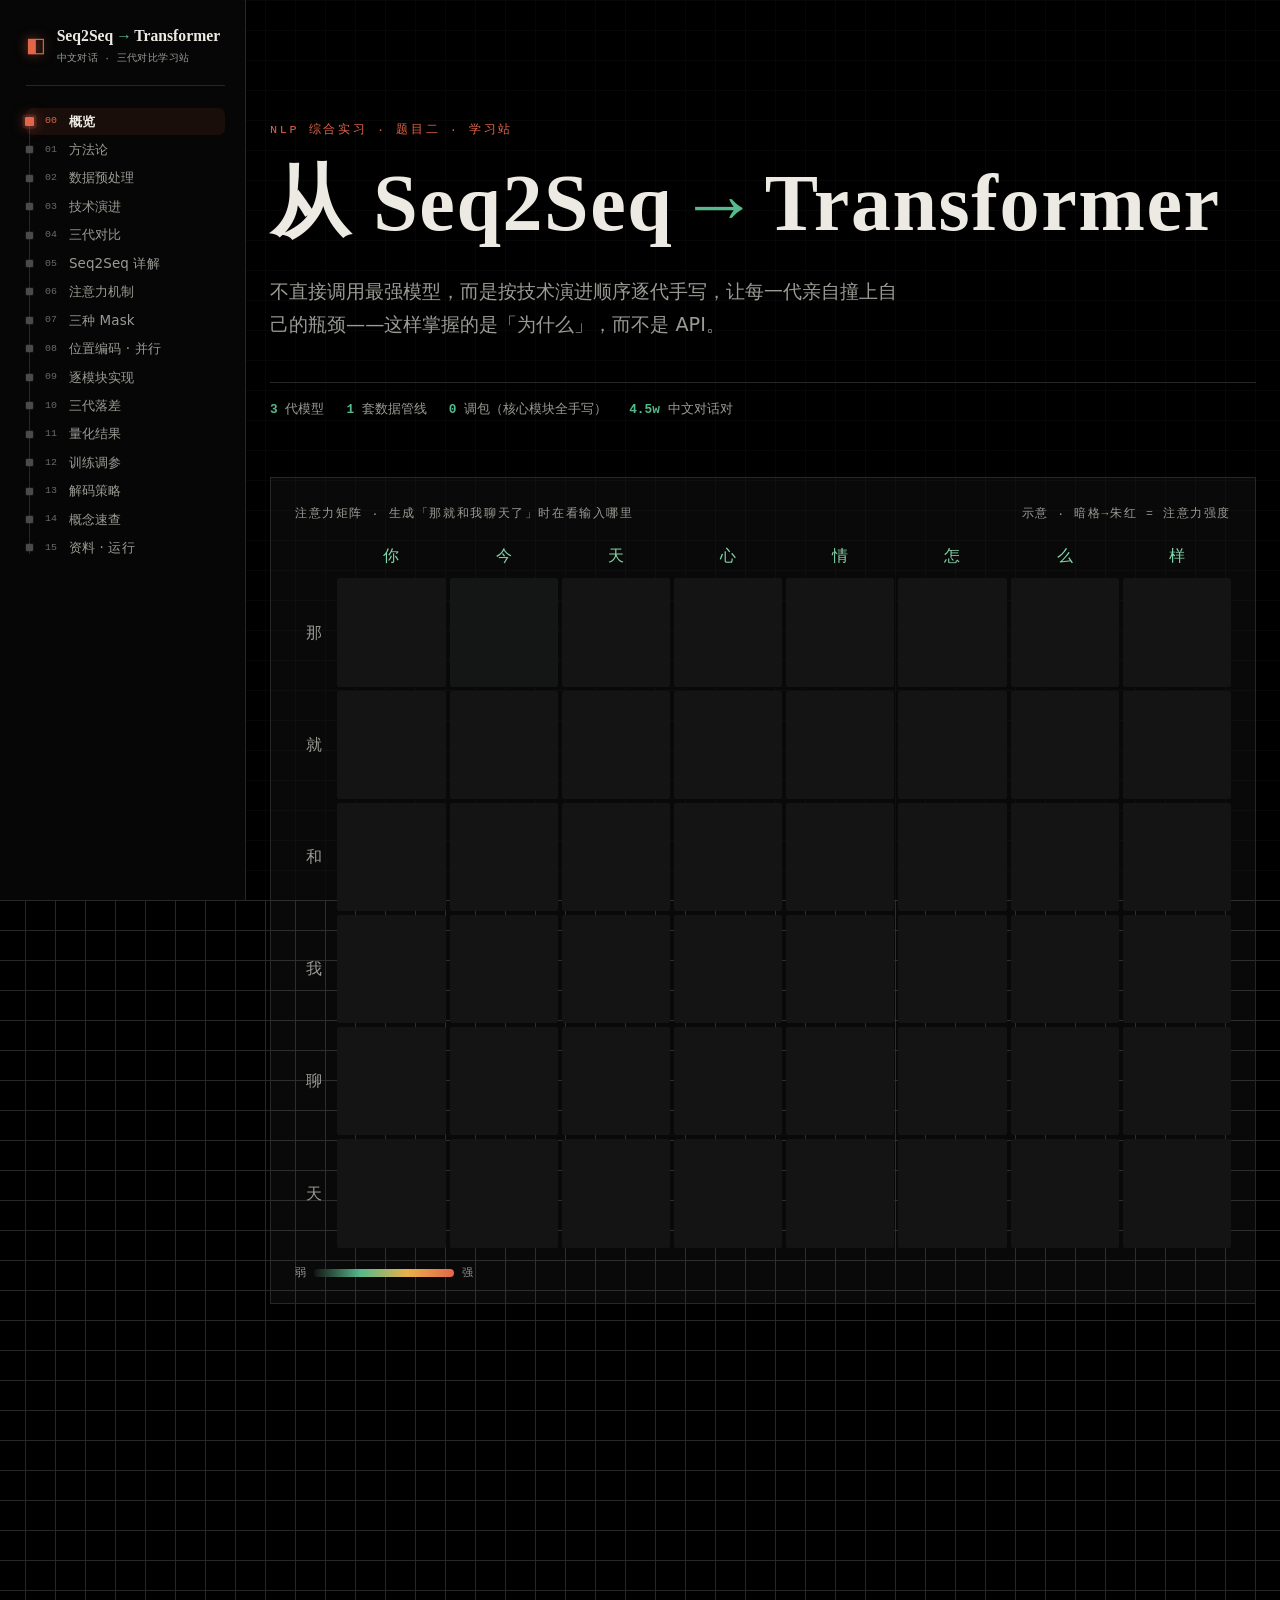
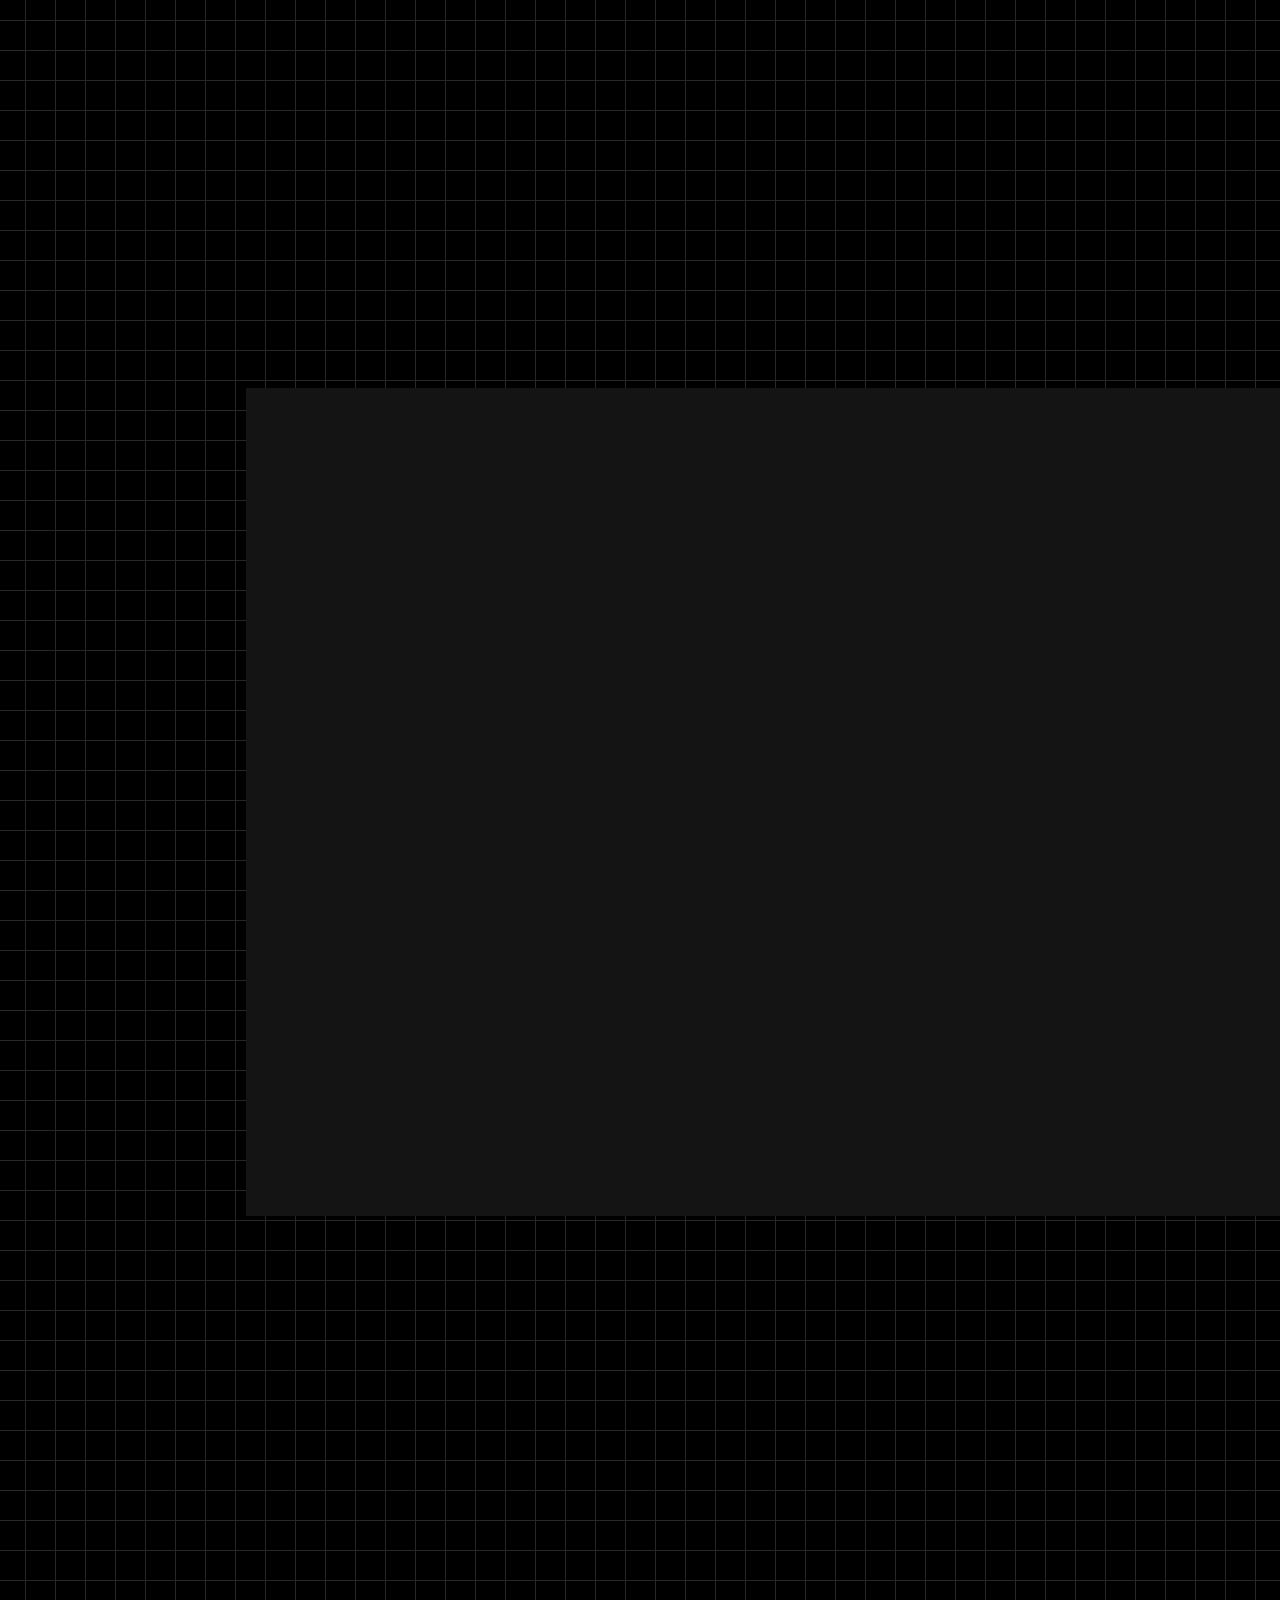
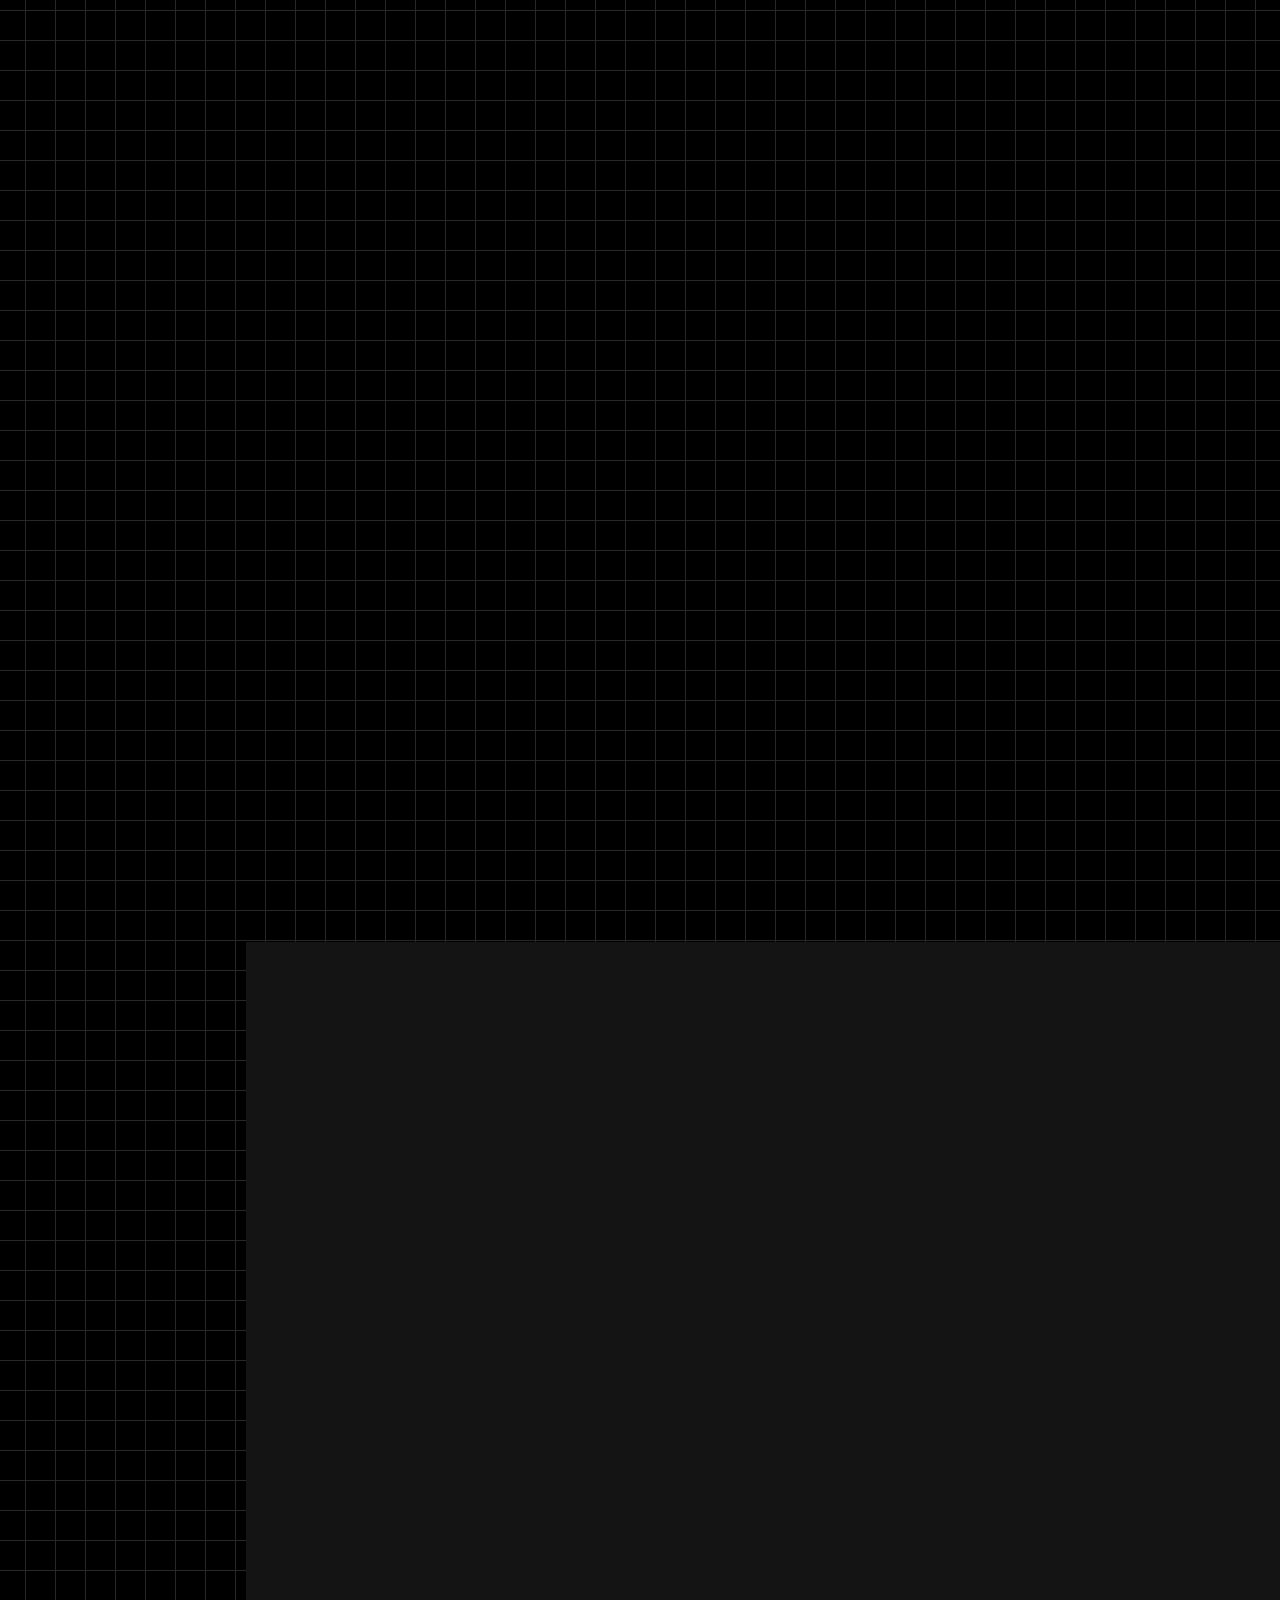
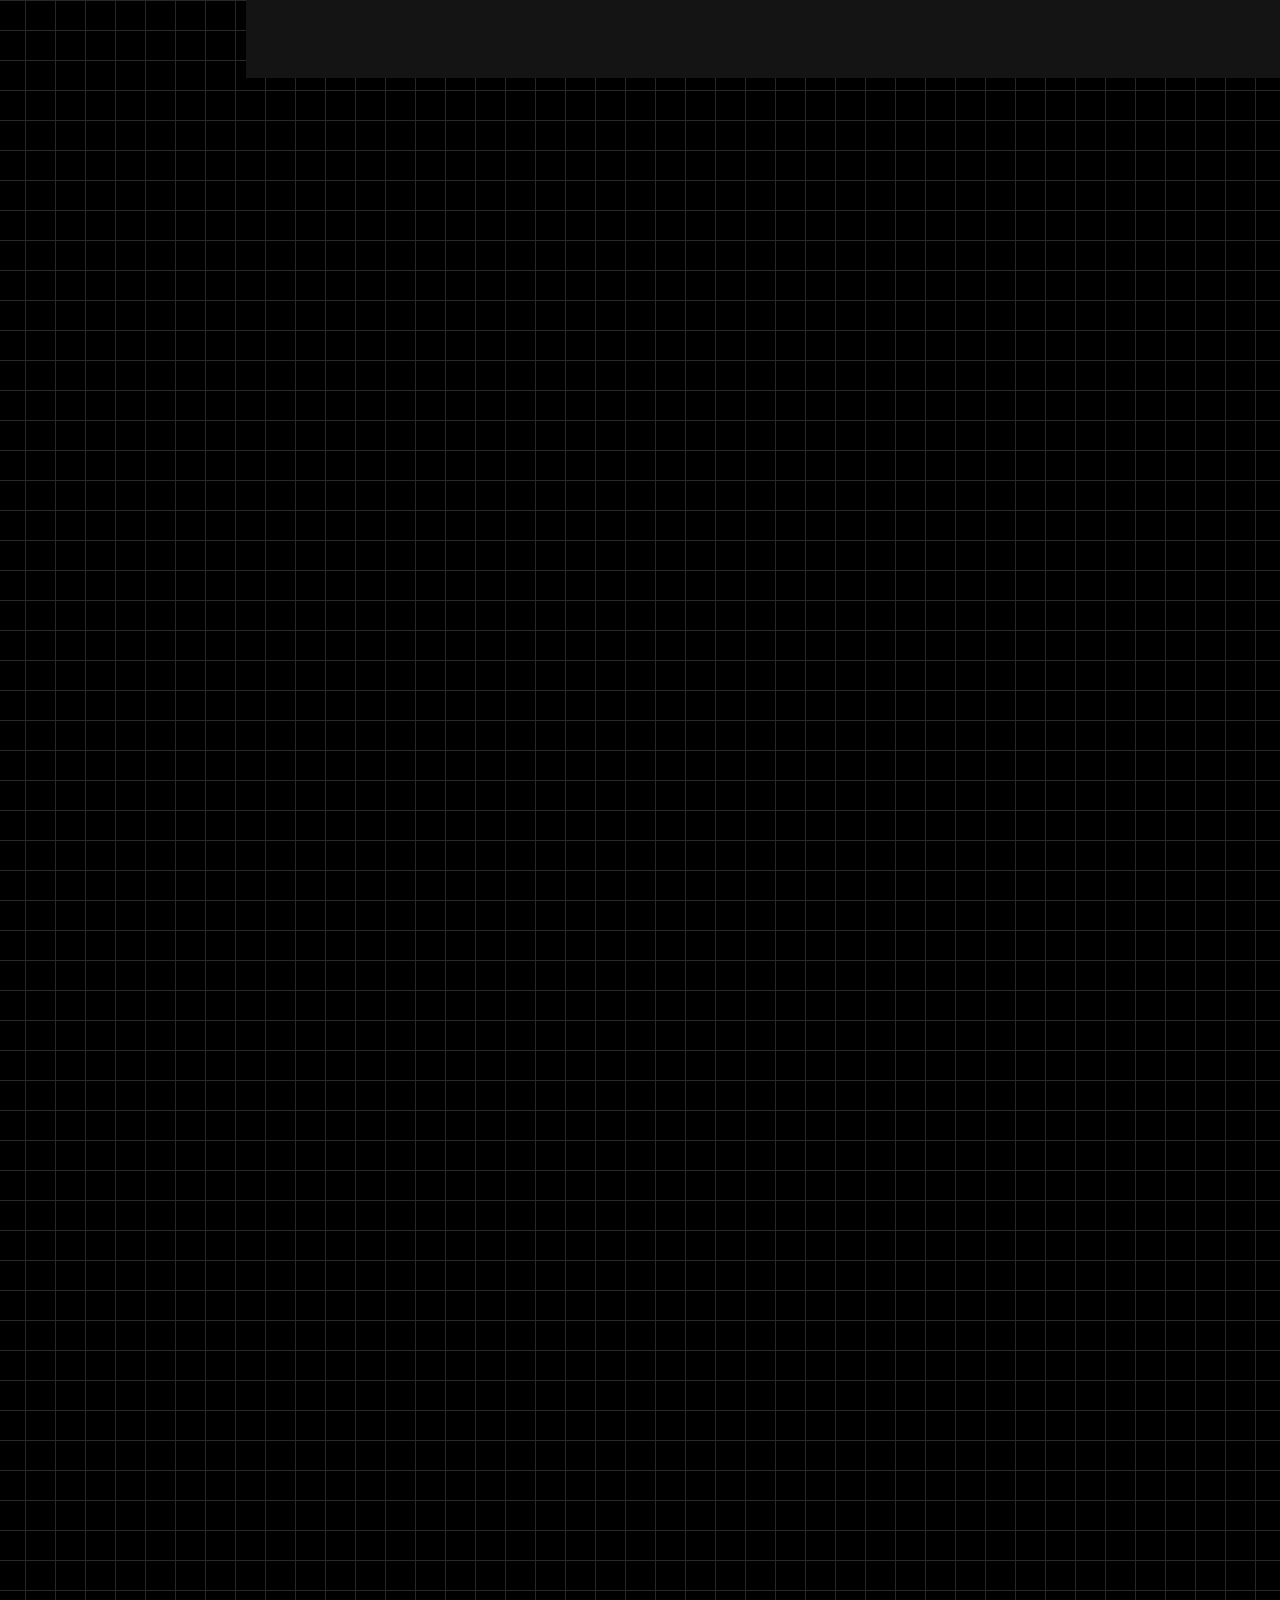
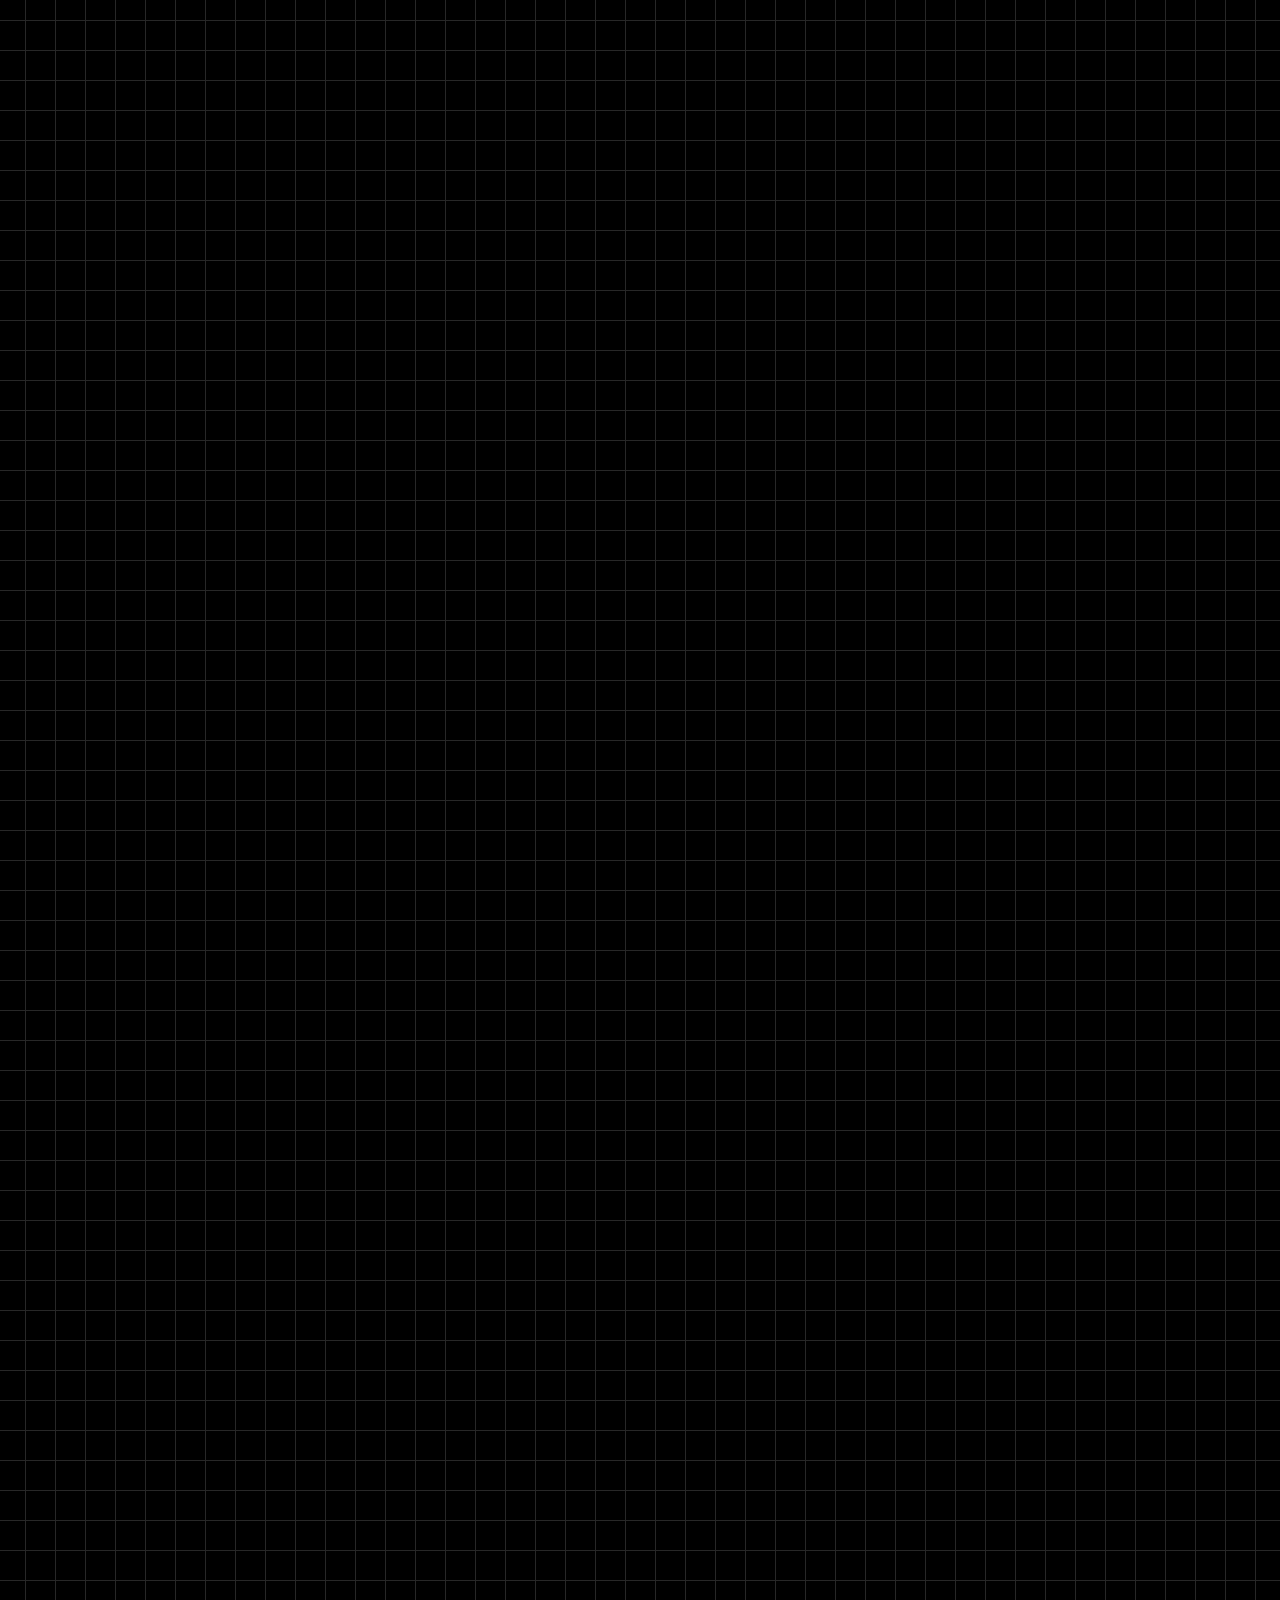
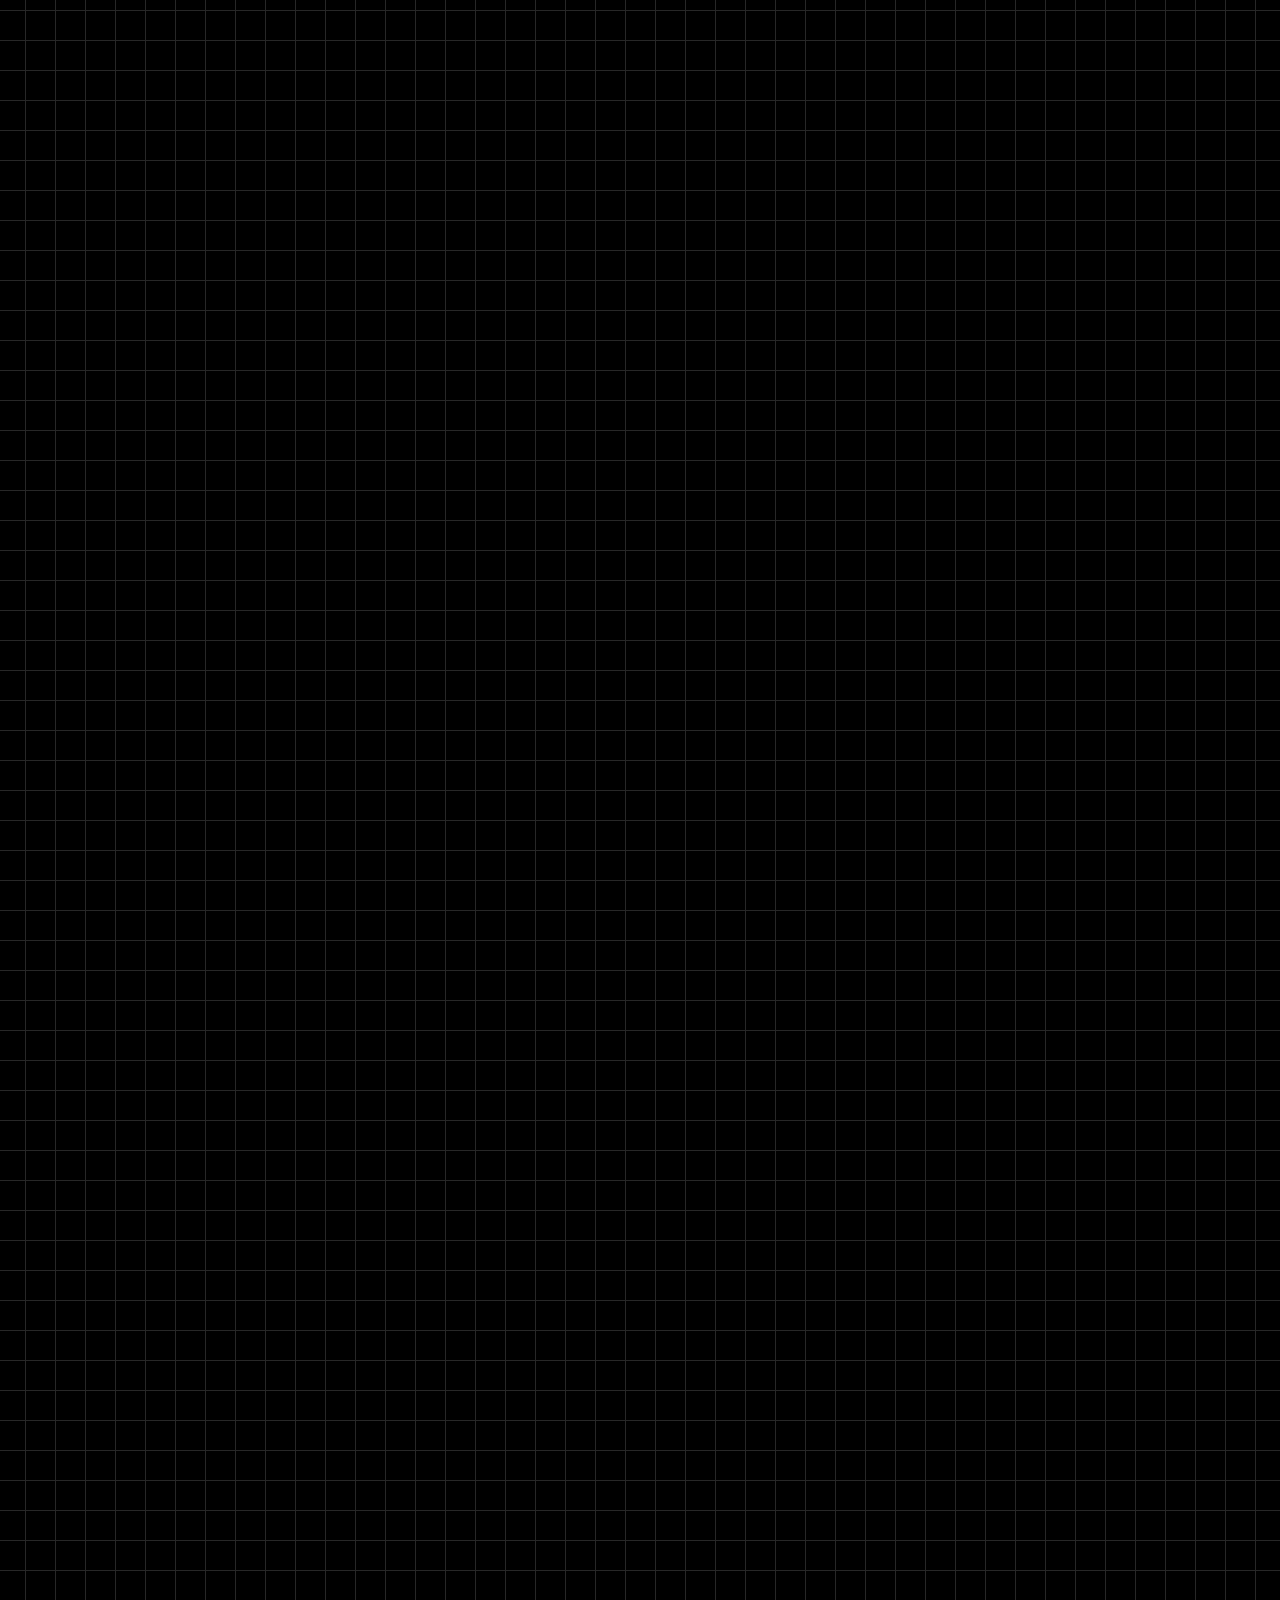
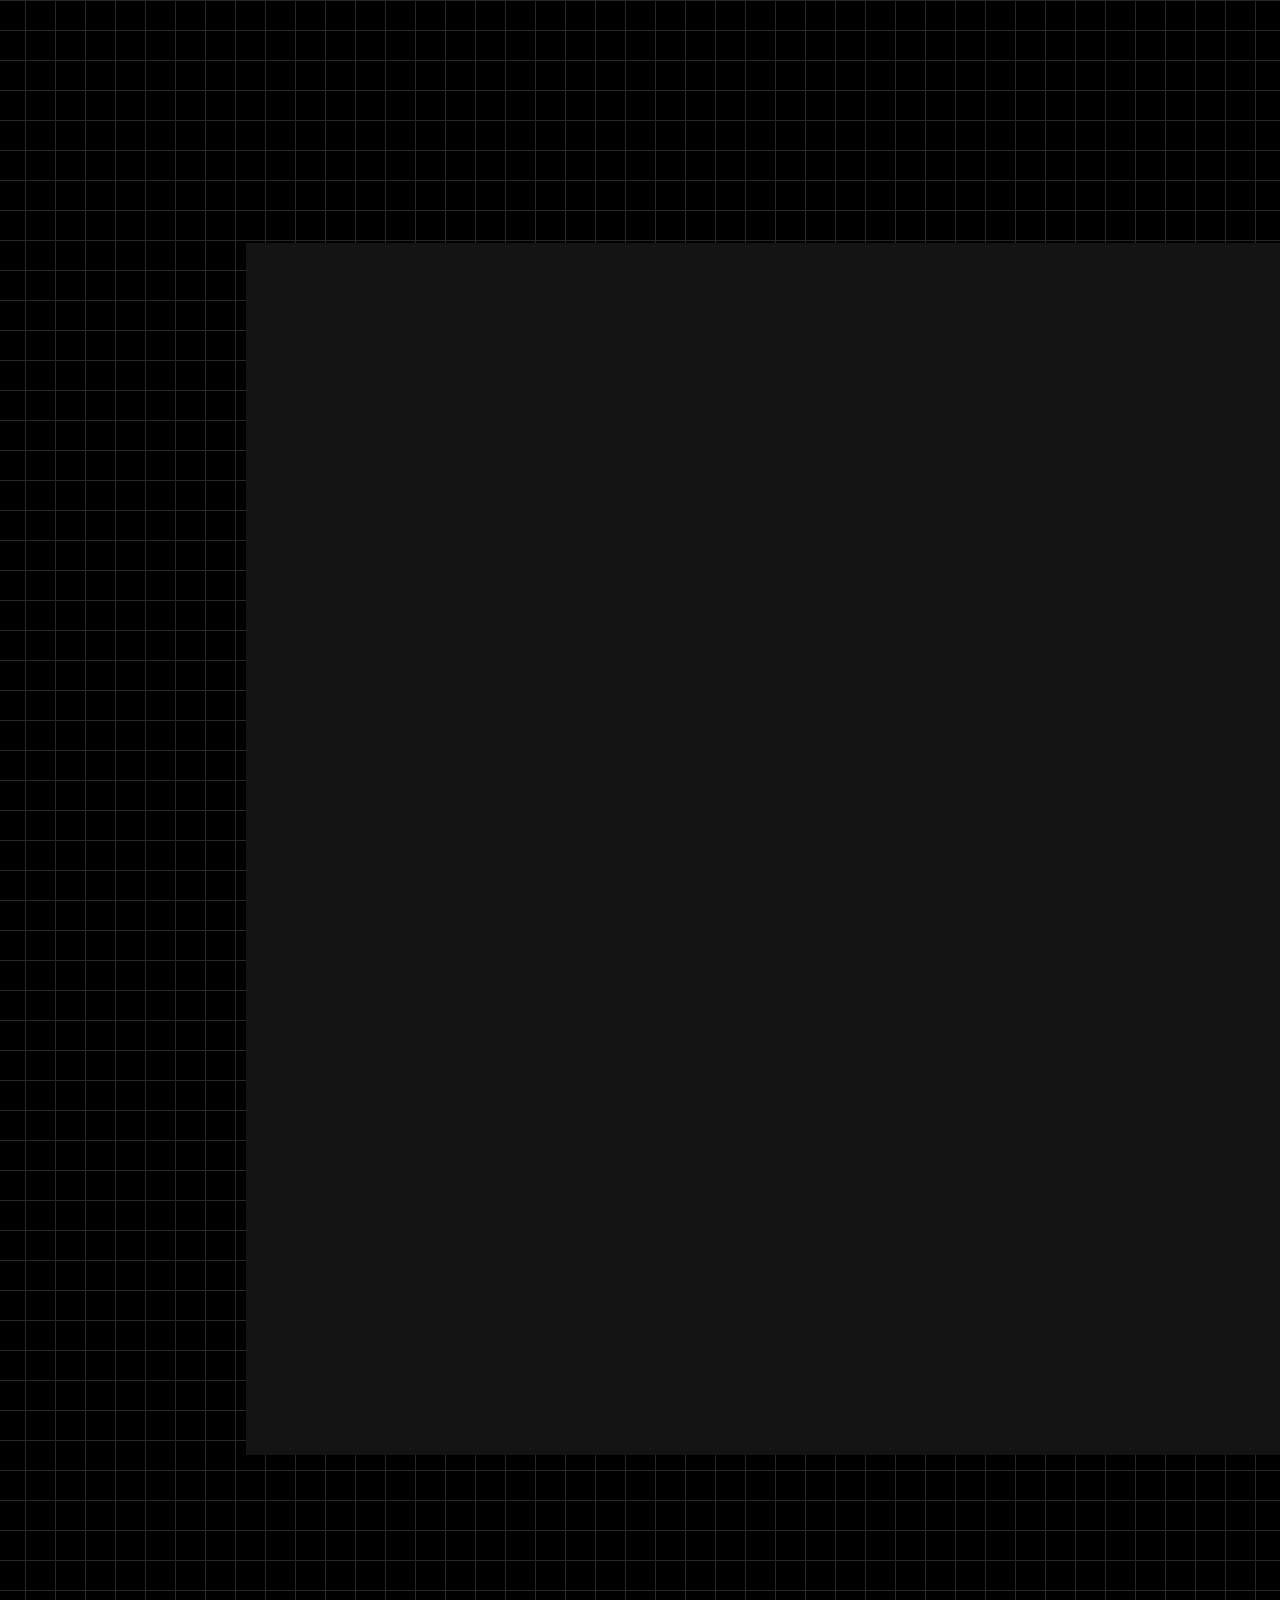
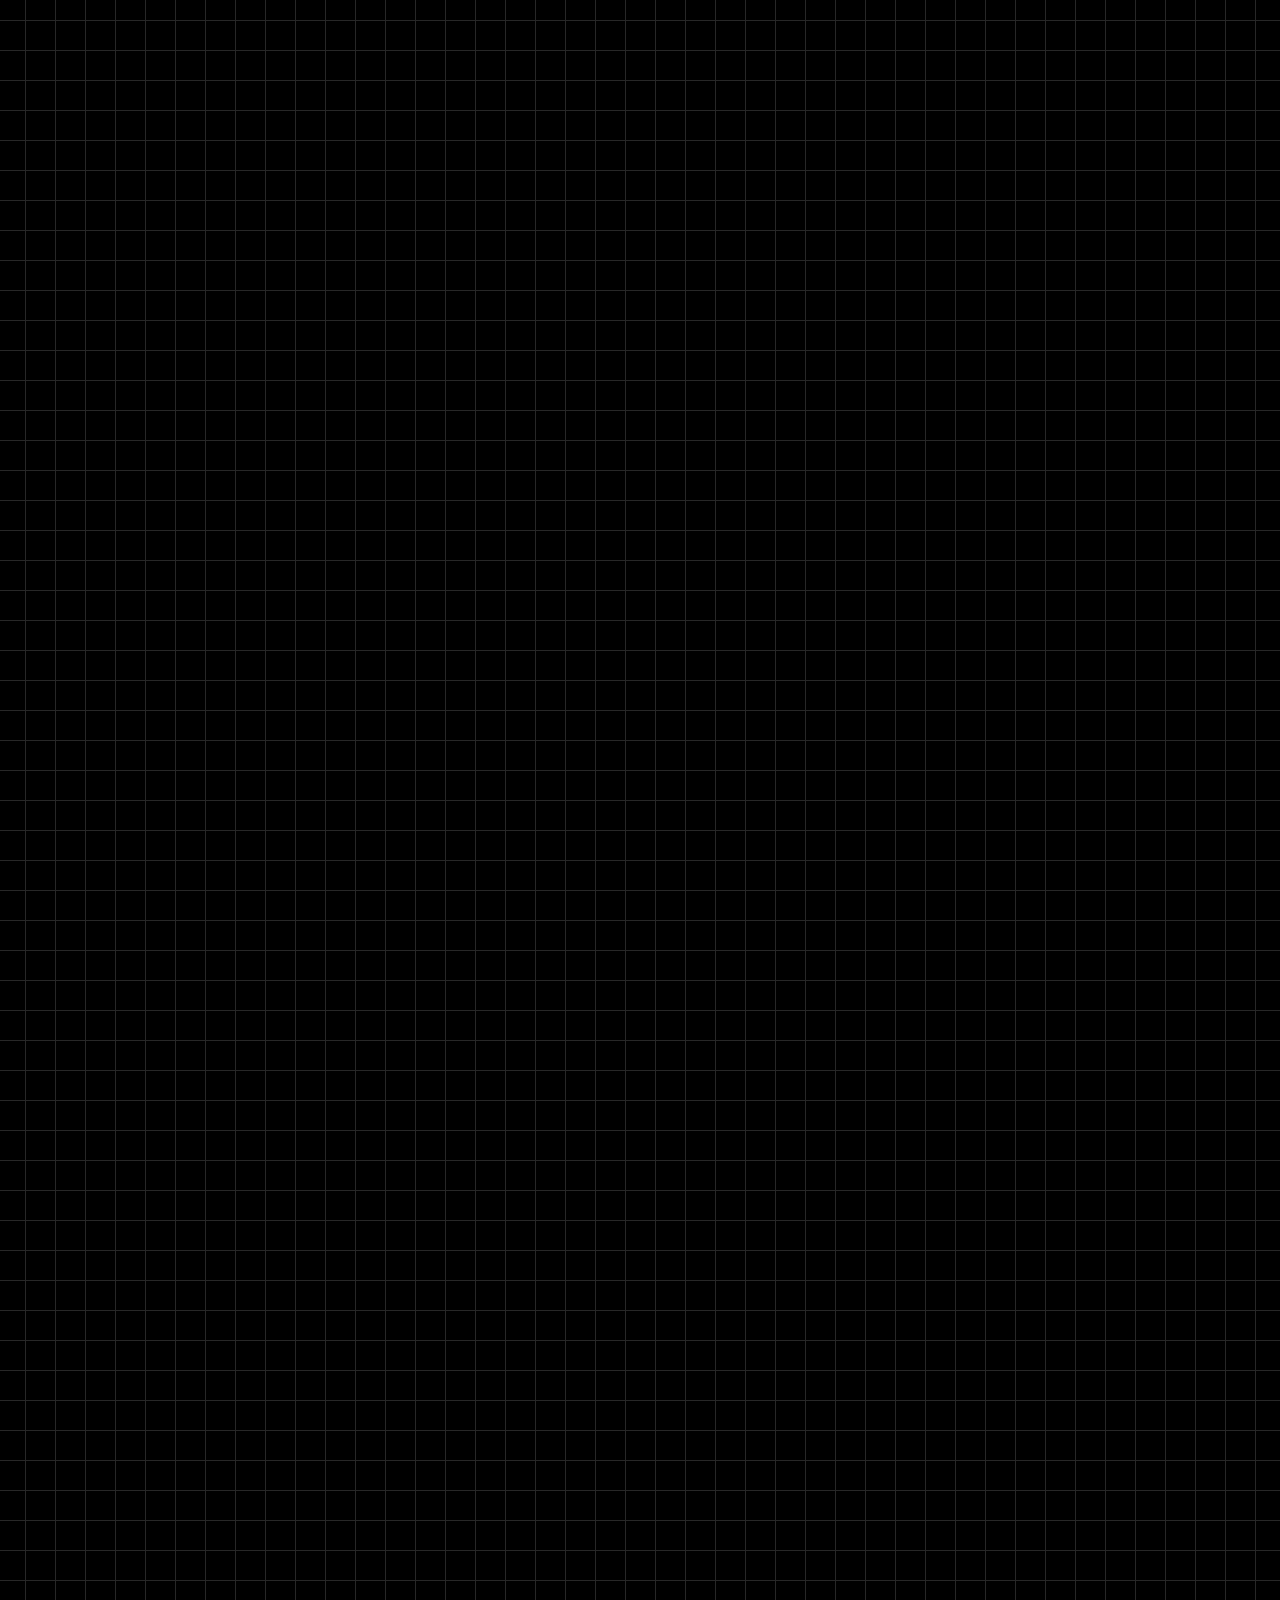
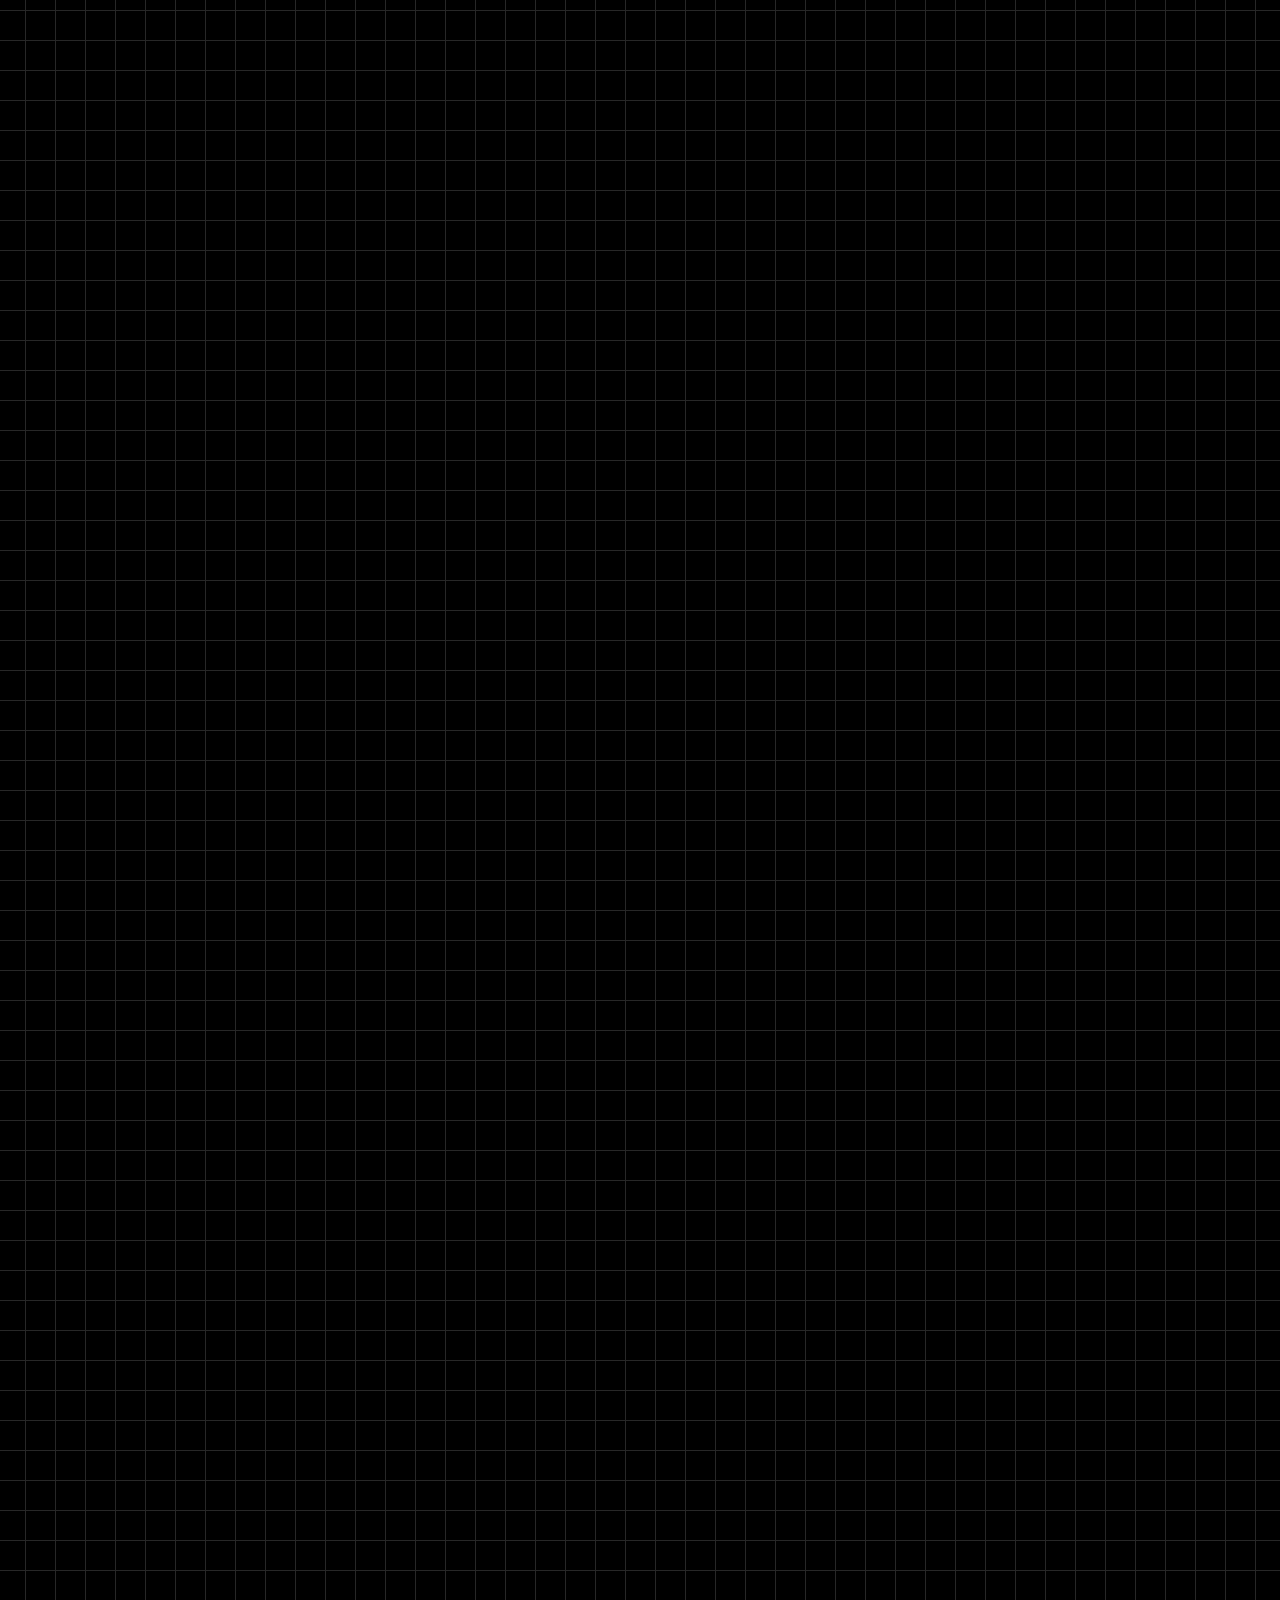
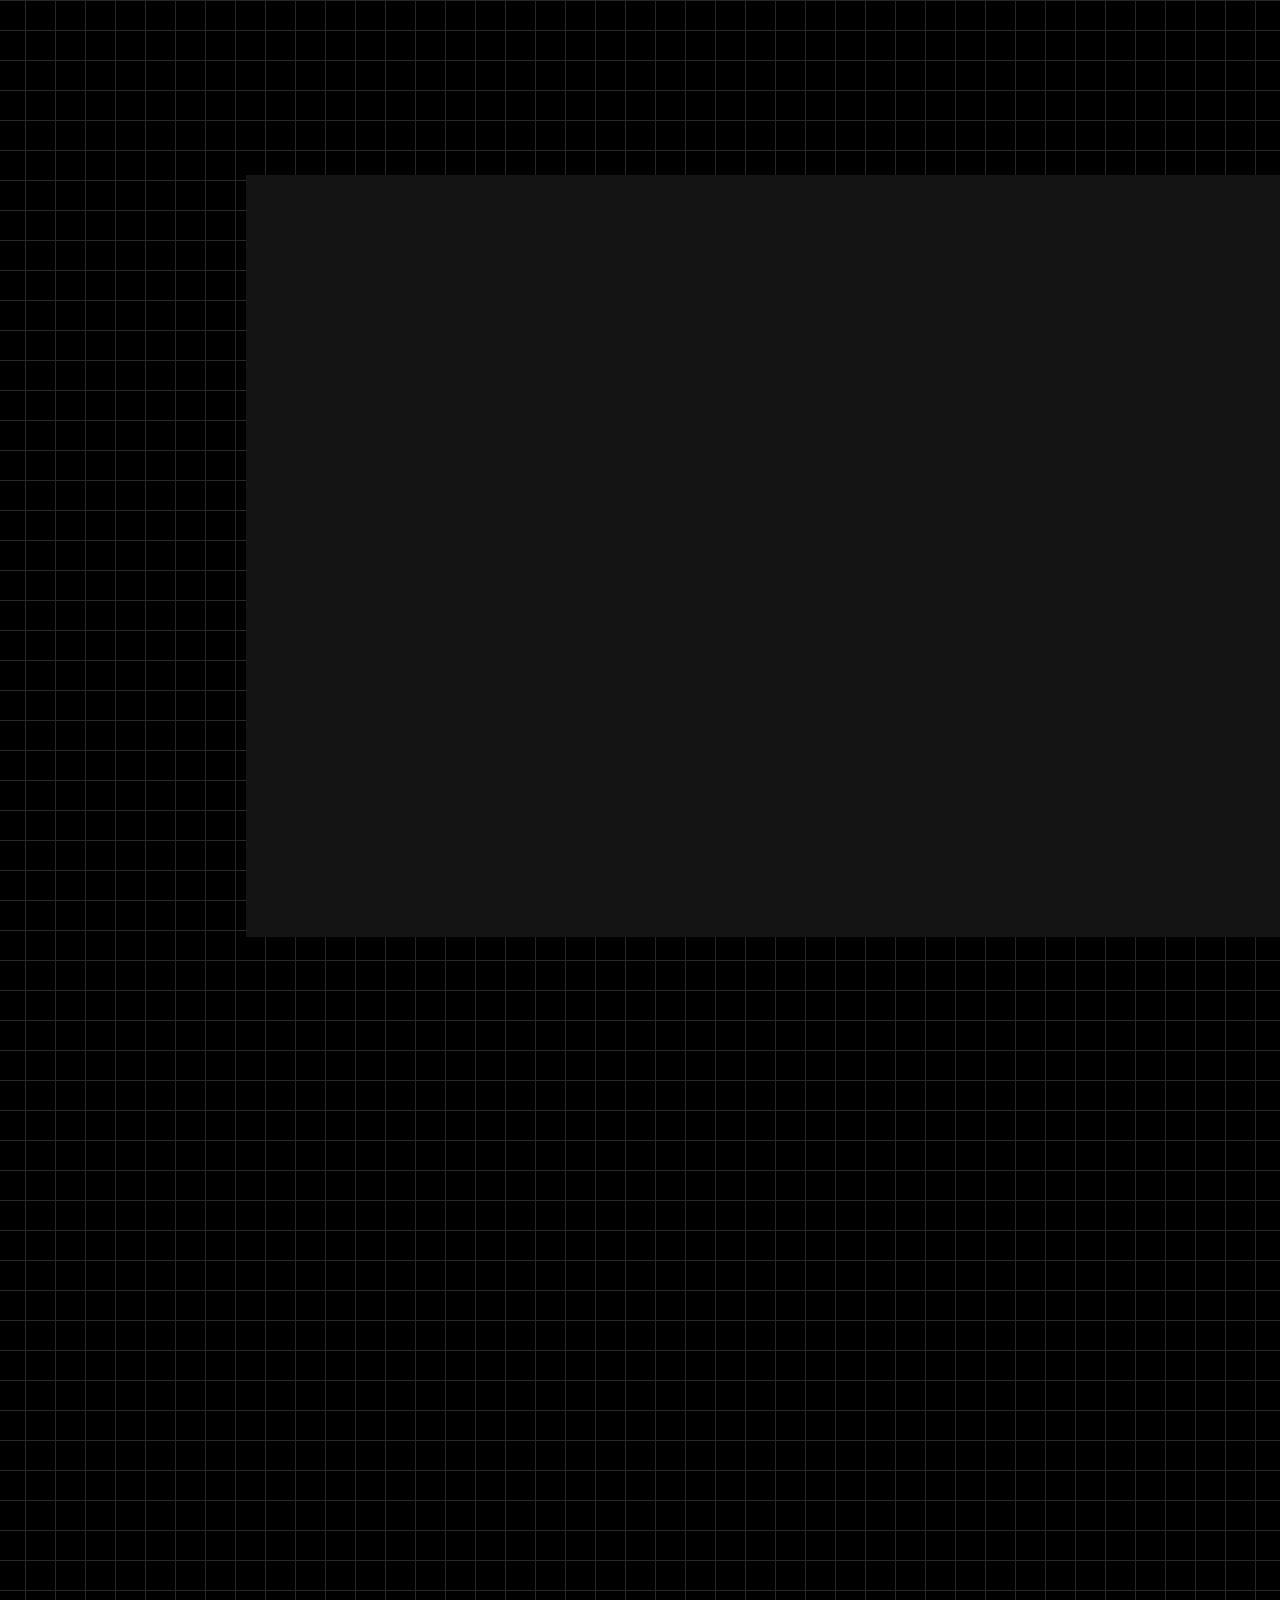
<file: index.html>
<!DOCTYPE html>
<html lang="zh-CN">
<head>
<meta charset="UTF-8">
<meta http-equiv="refresh" content="0; url=./web/index.html">
<title>从 Seq2Seq 到 Transformer · 学习站</title>
<link rel="canonical" href="./web/index.html">
</head>
<body>
<p>正在前往学习站… 若未自动跳转，请点击 <a href="./web/index.html">这里</a>。</p>
</body>
</html>
</file>
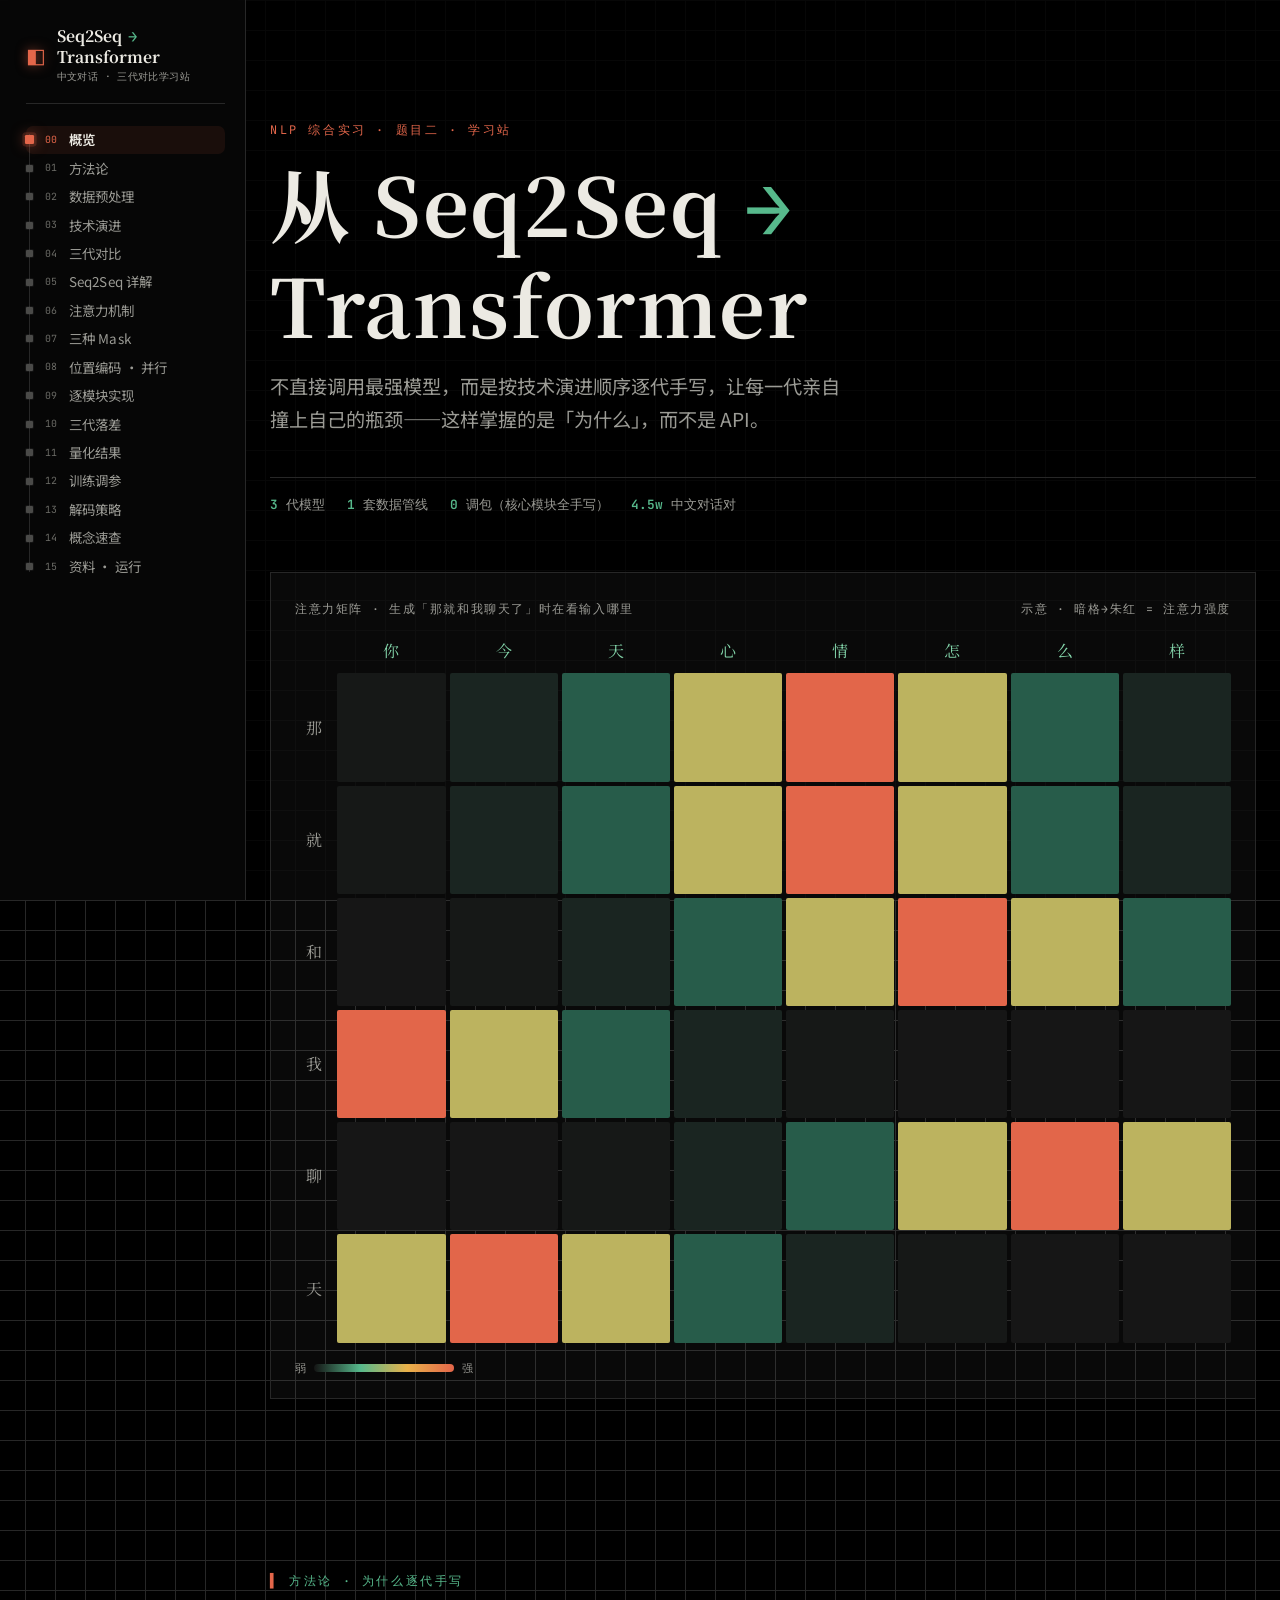
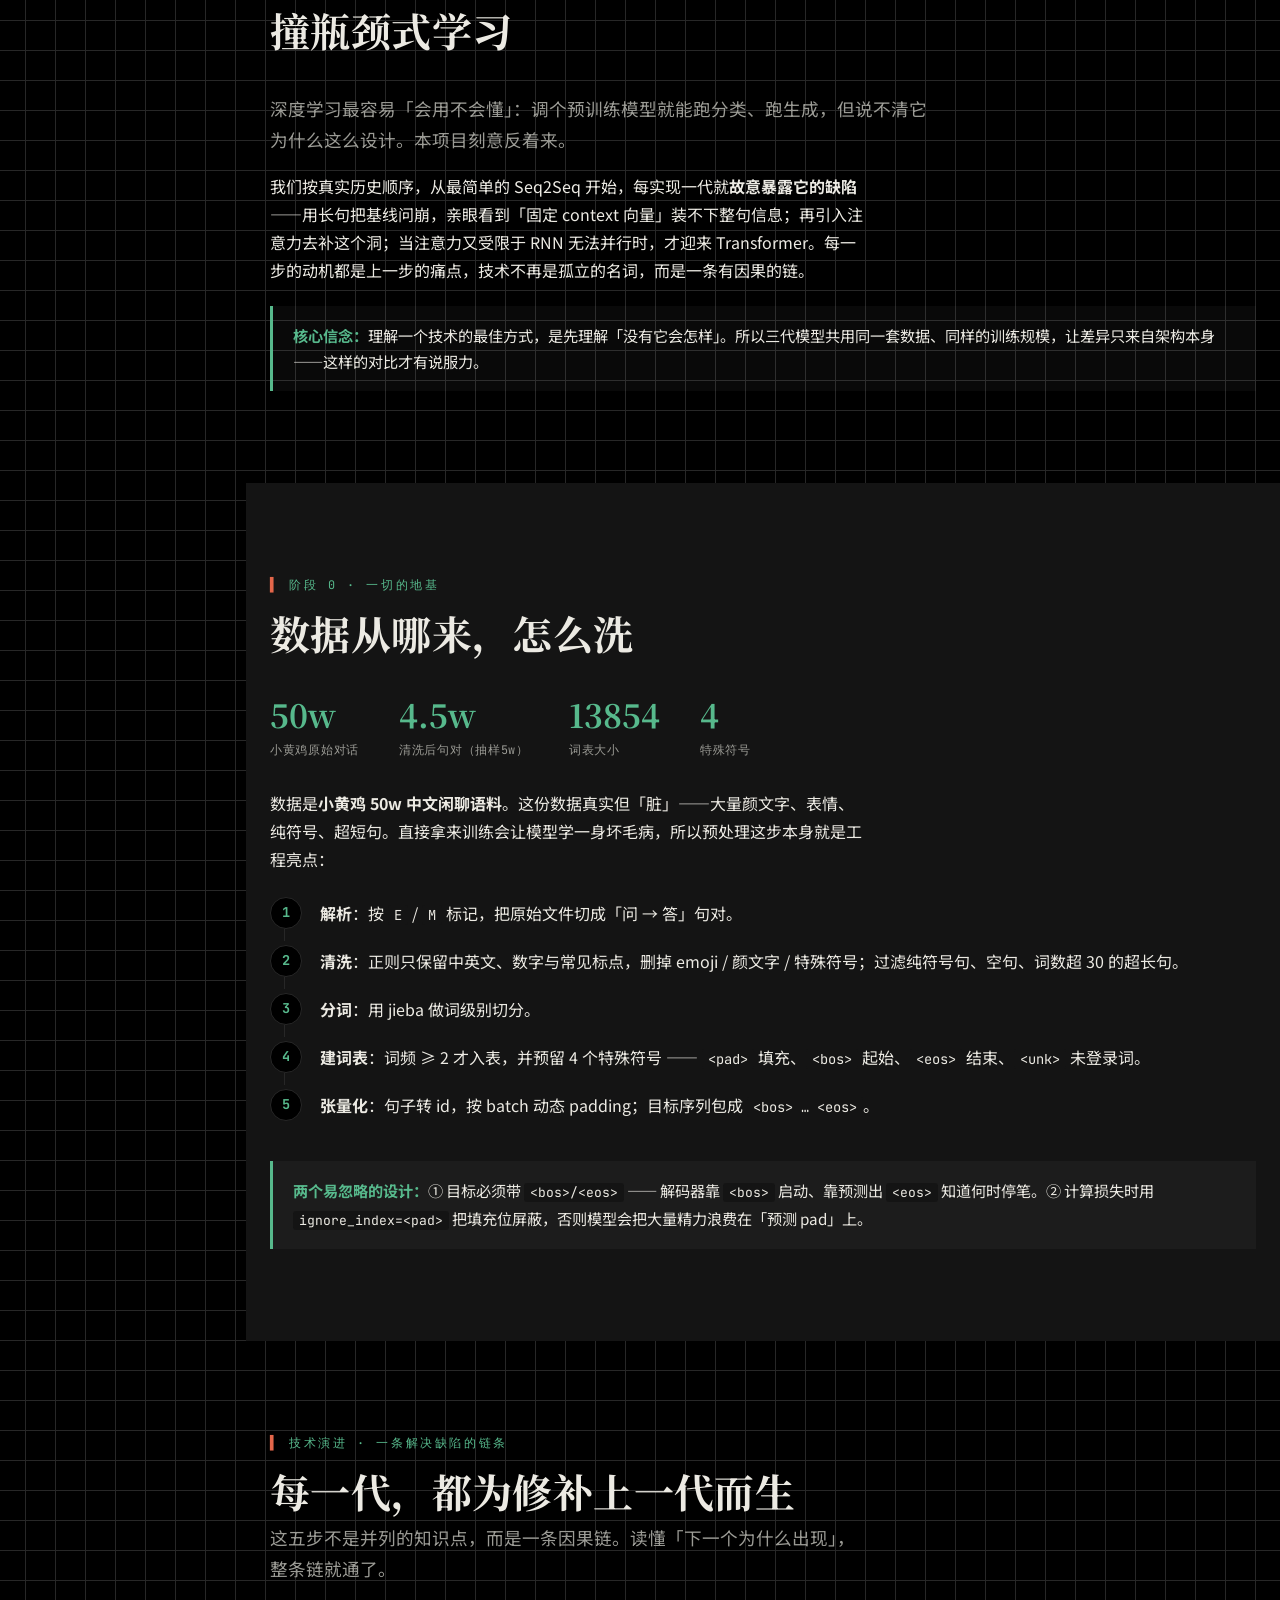
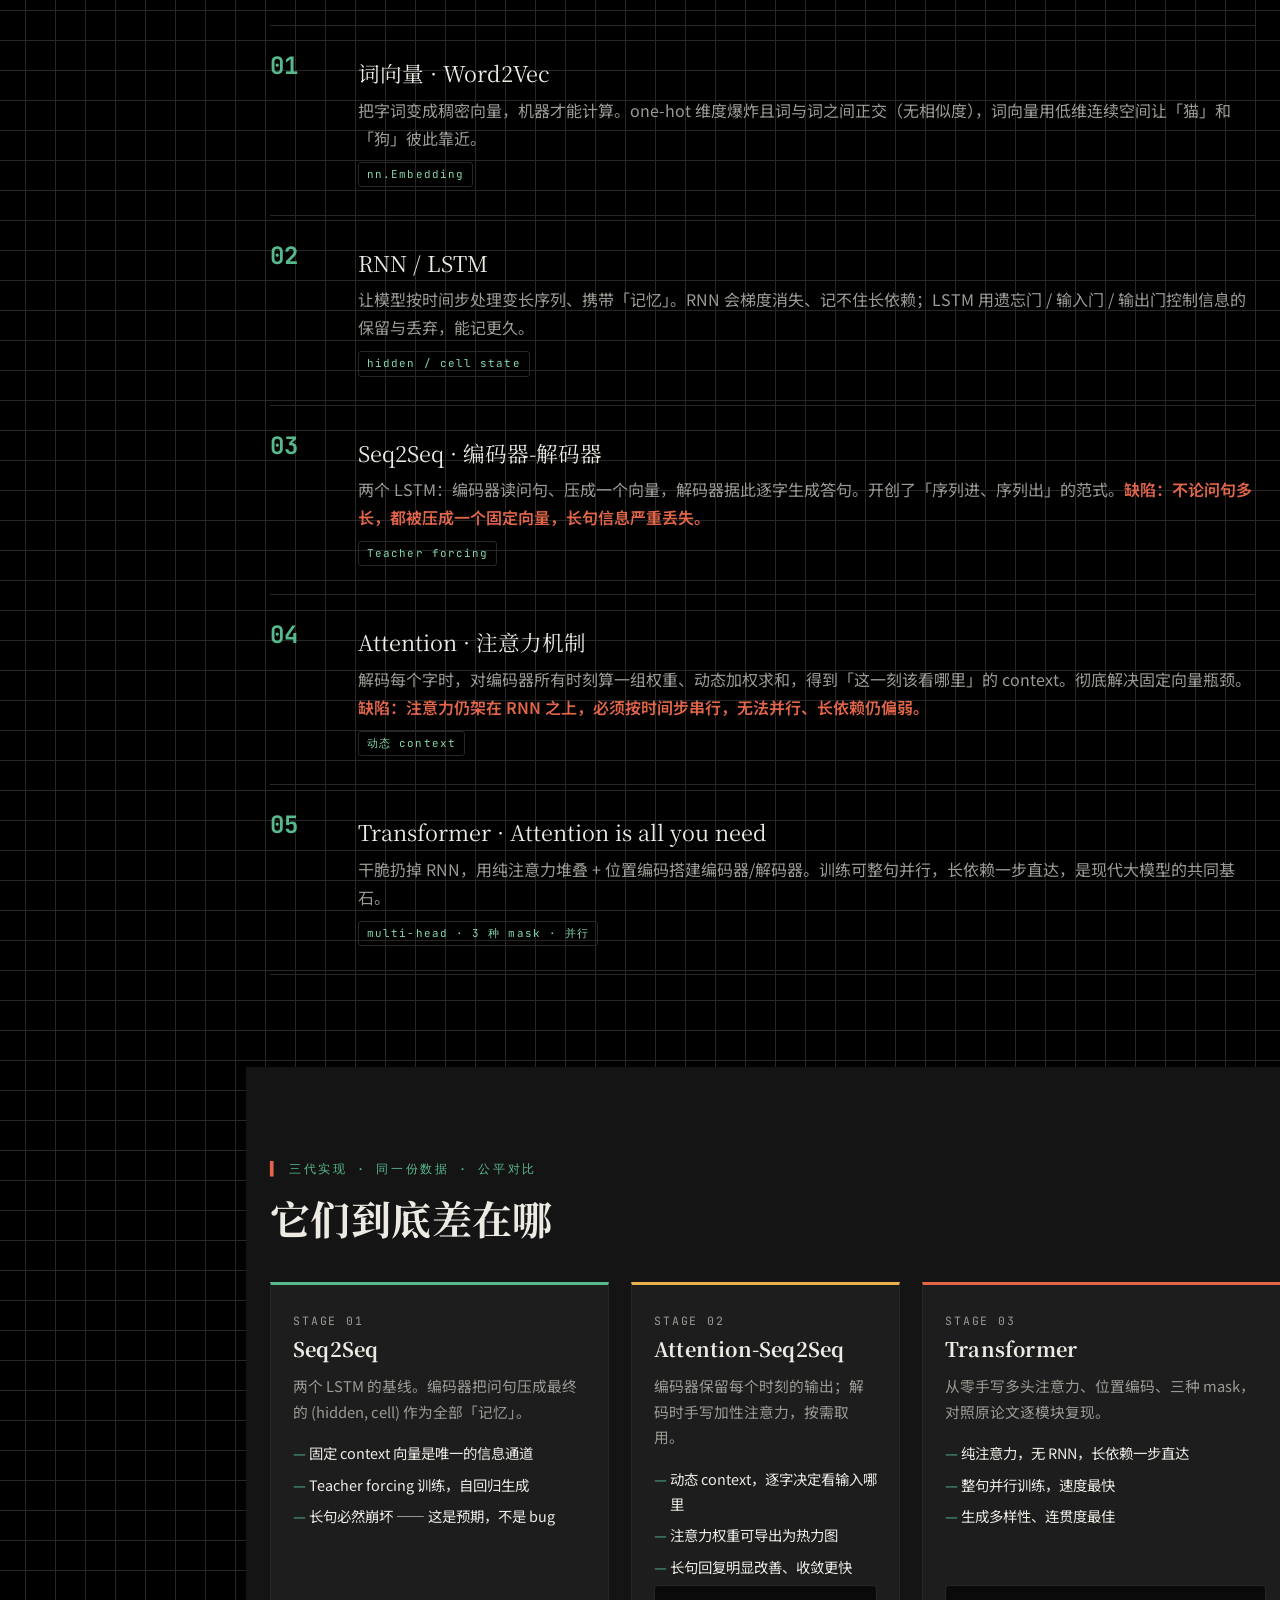
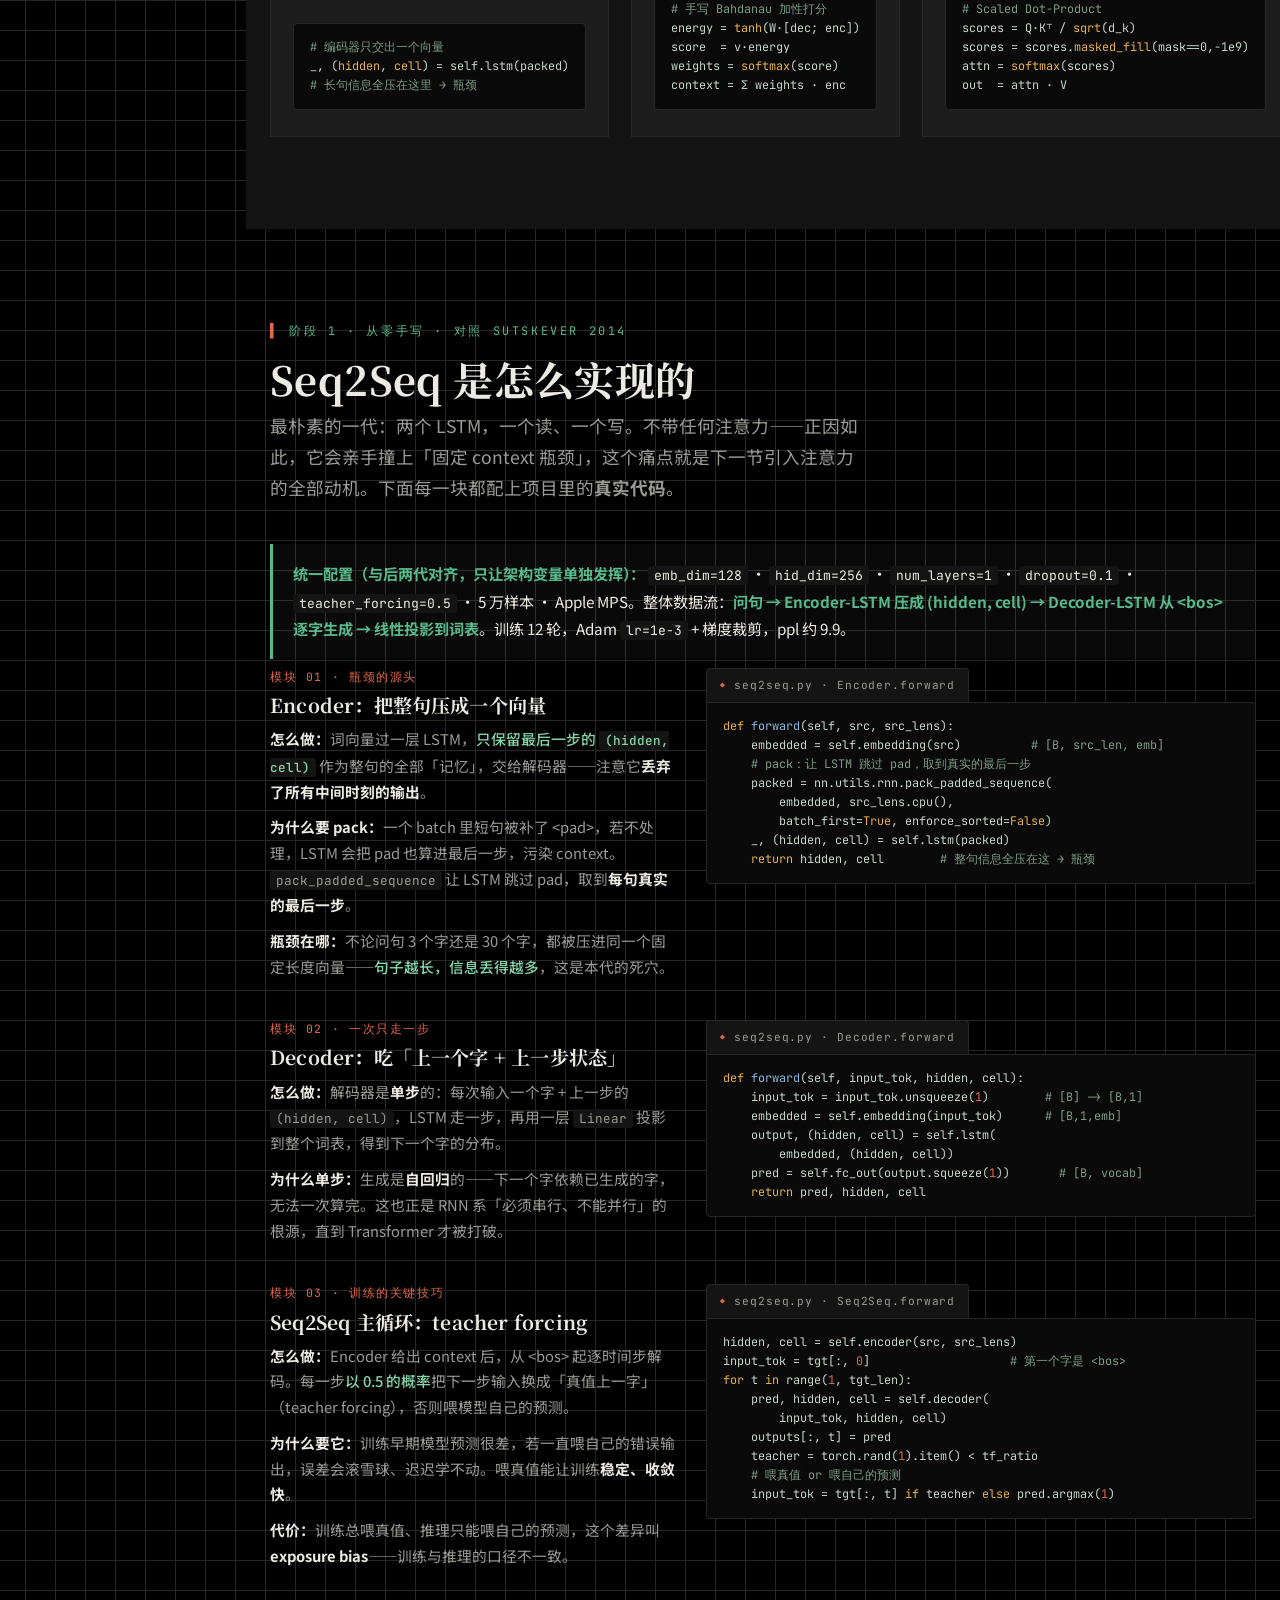
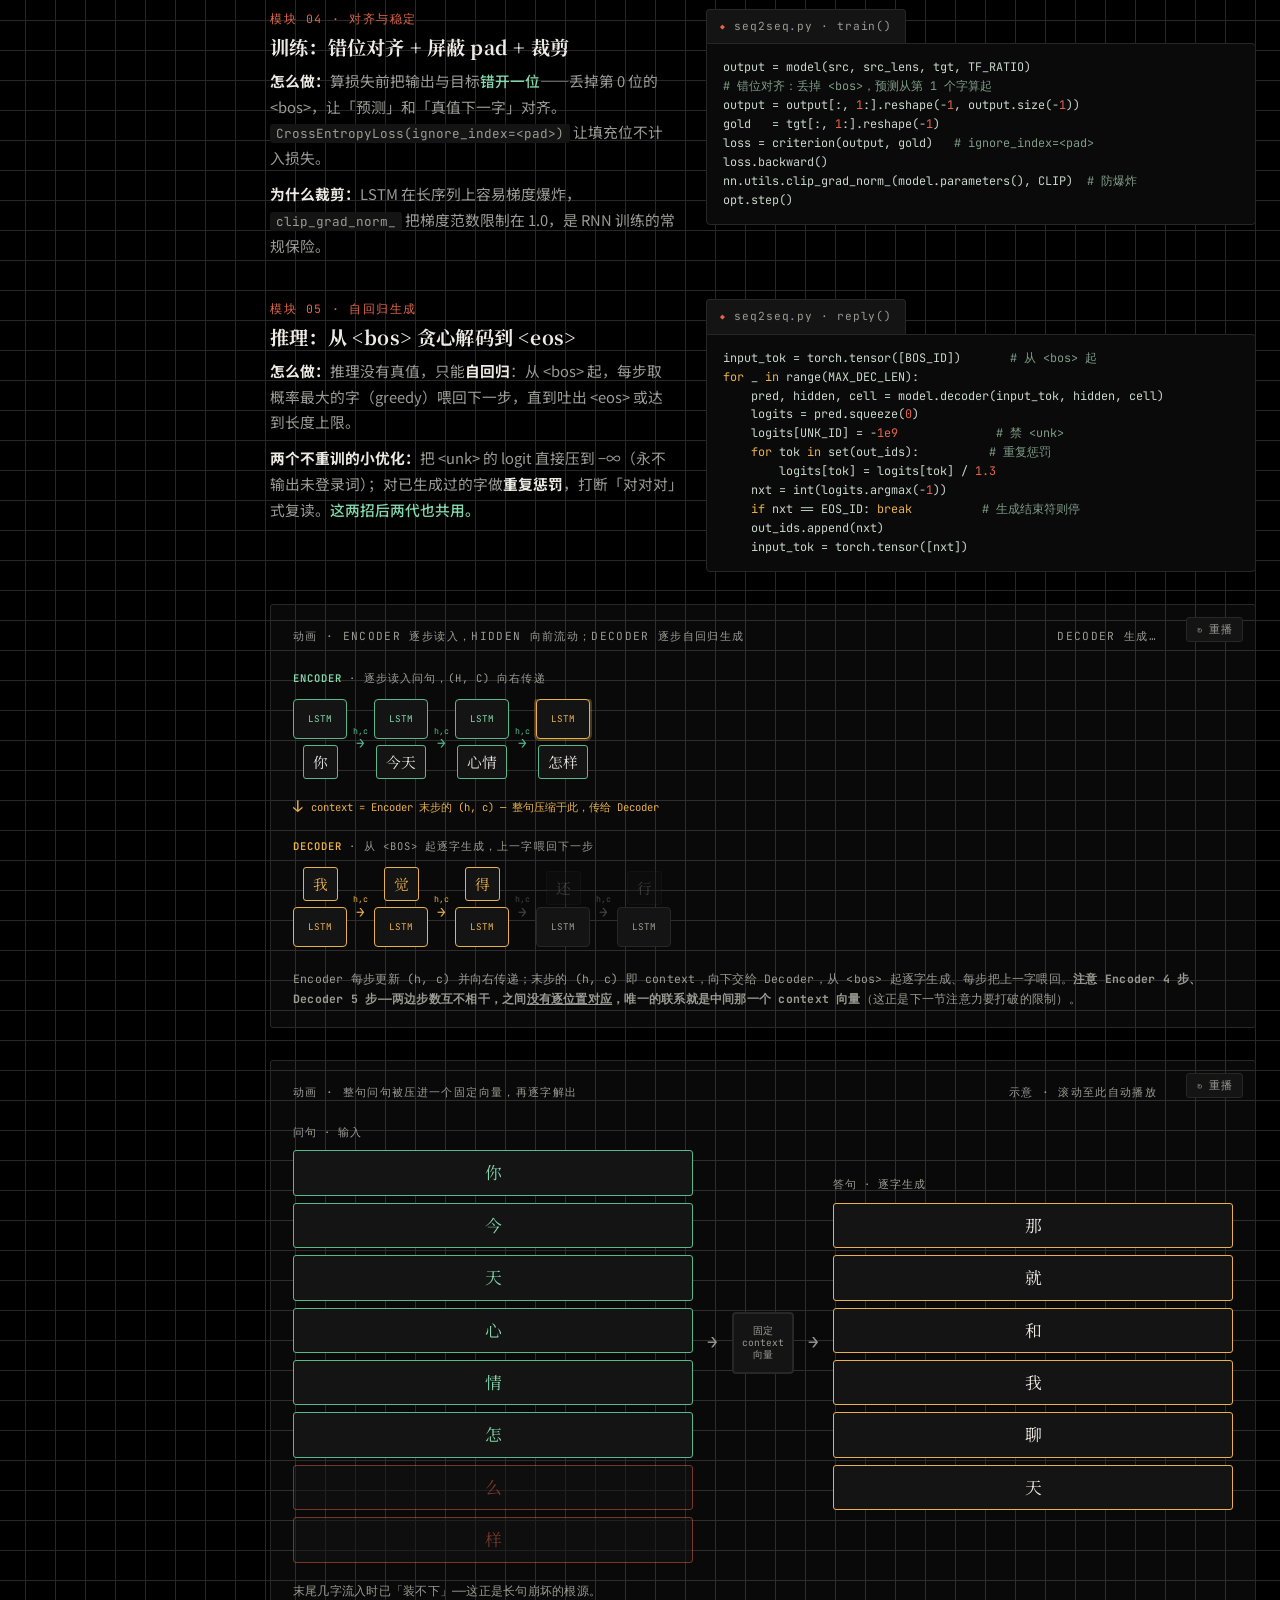
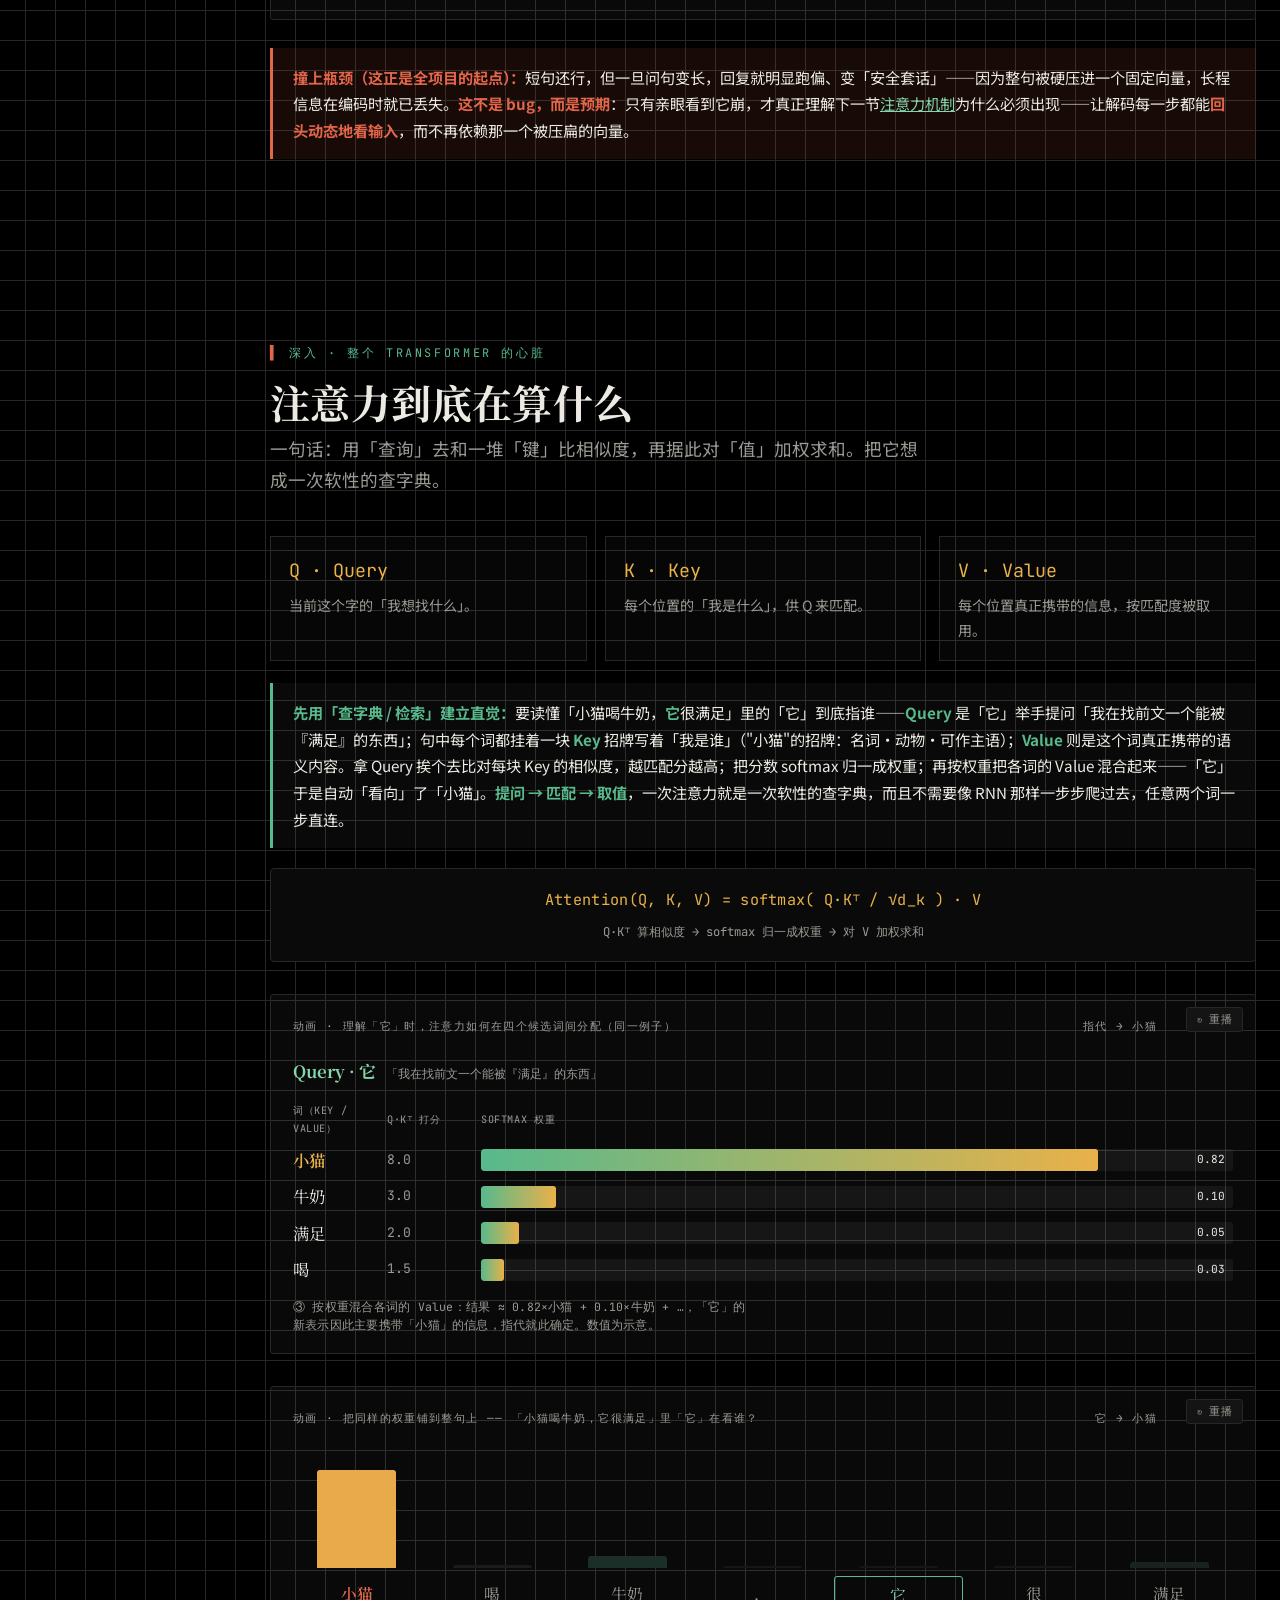
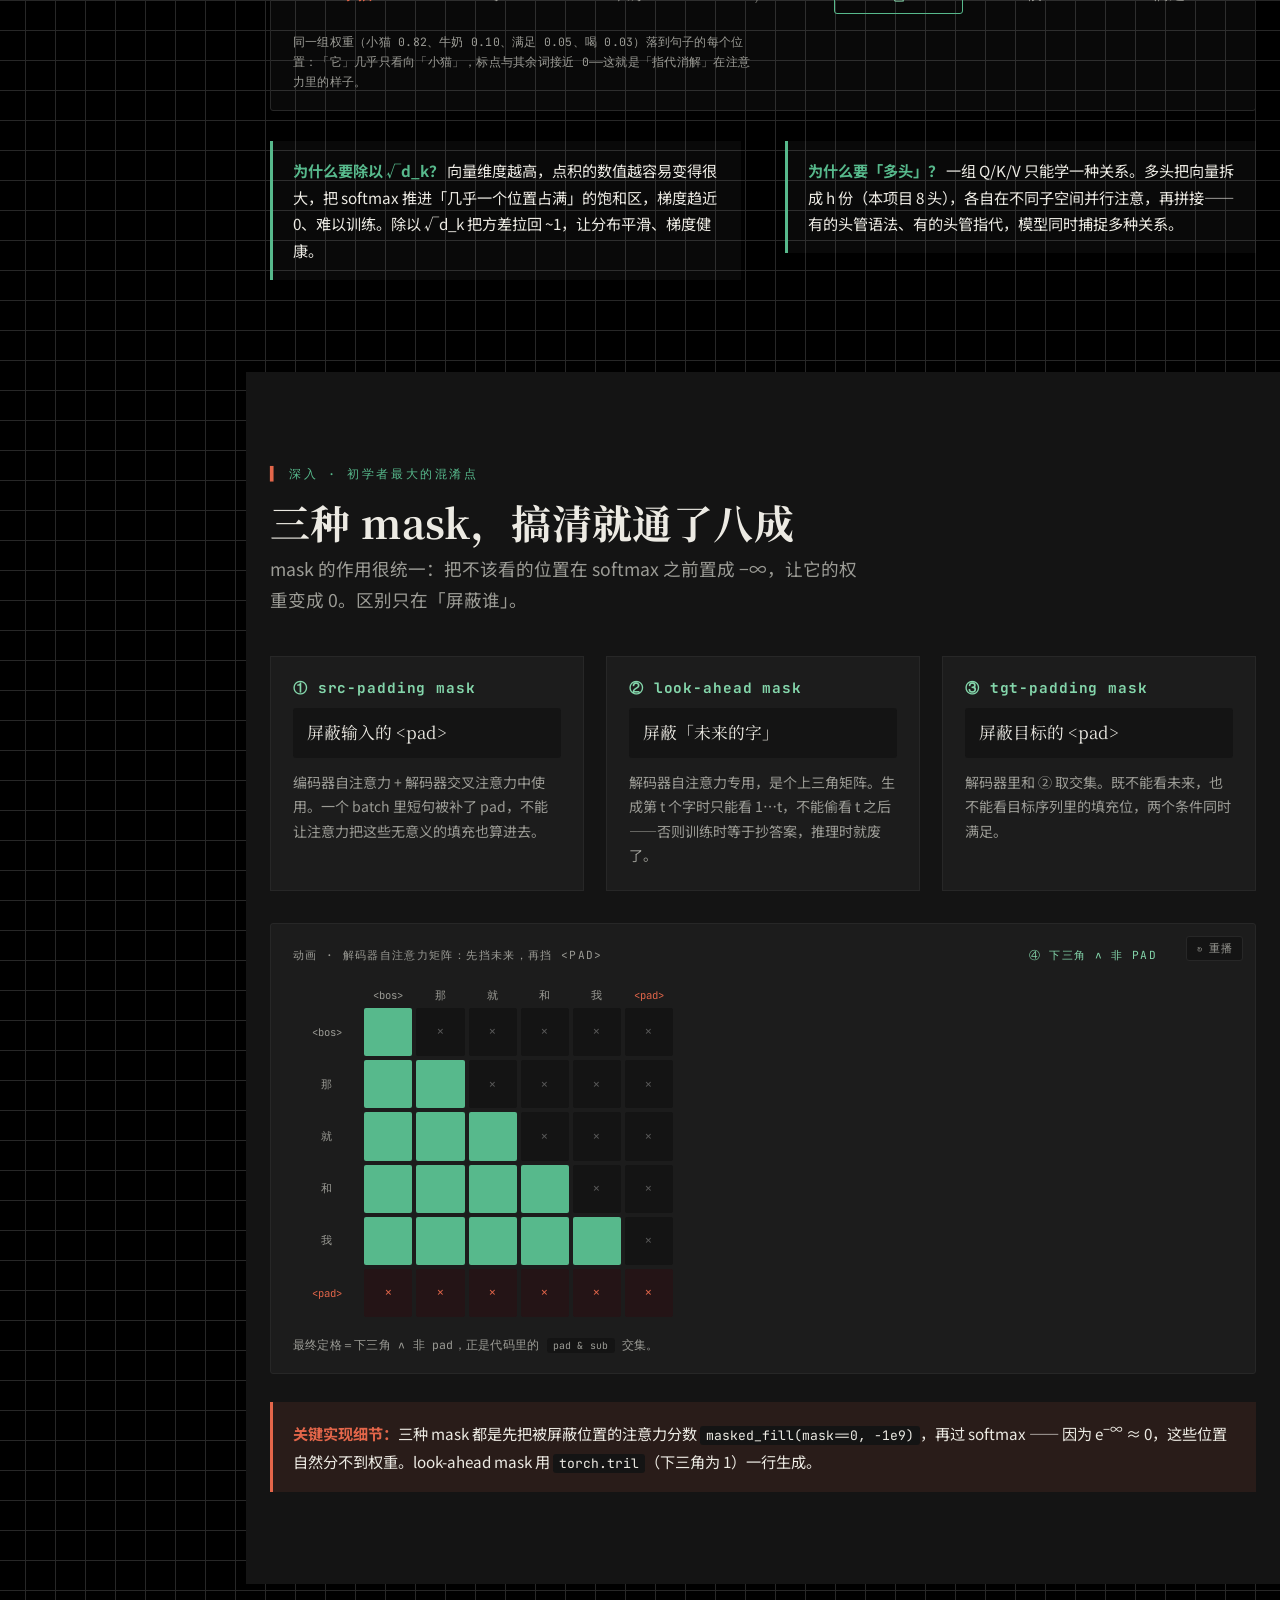
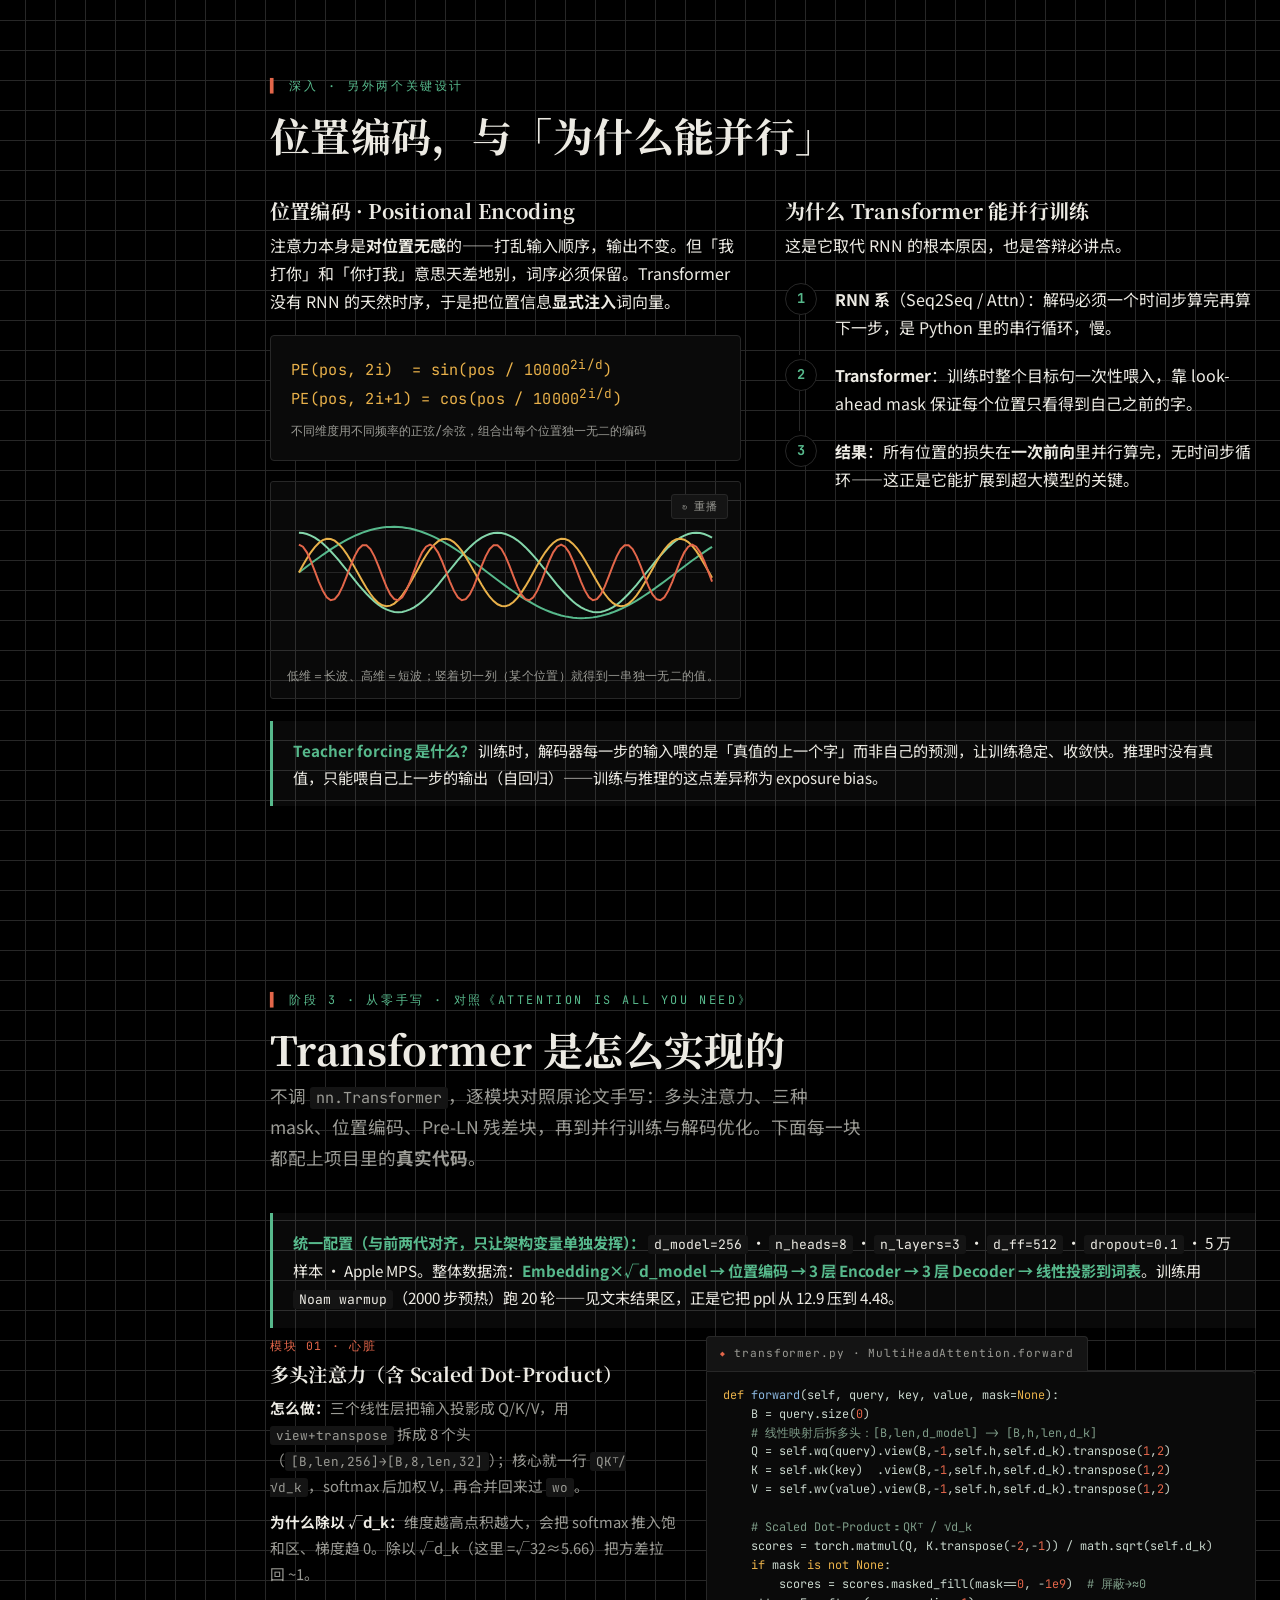
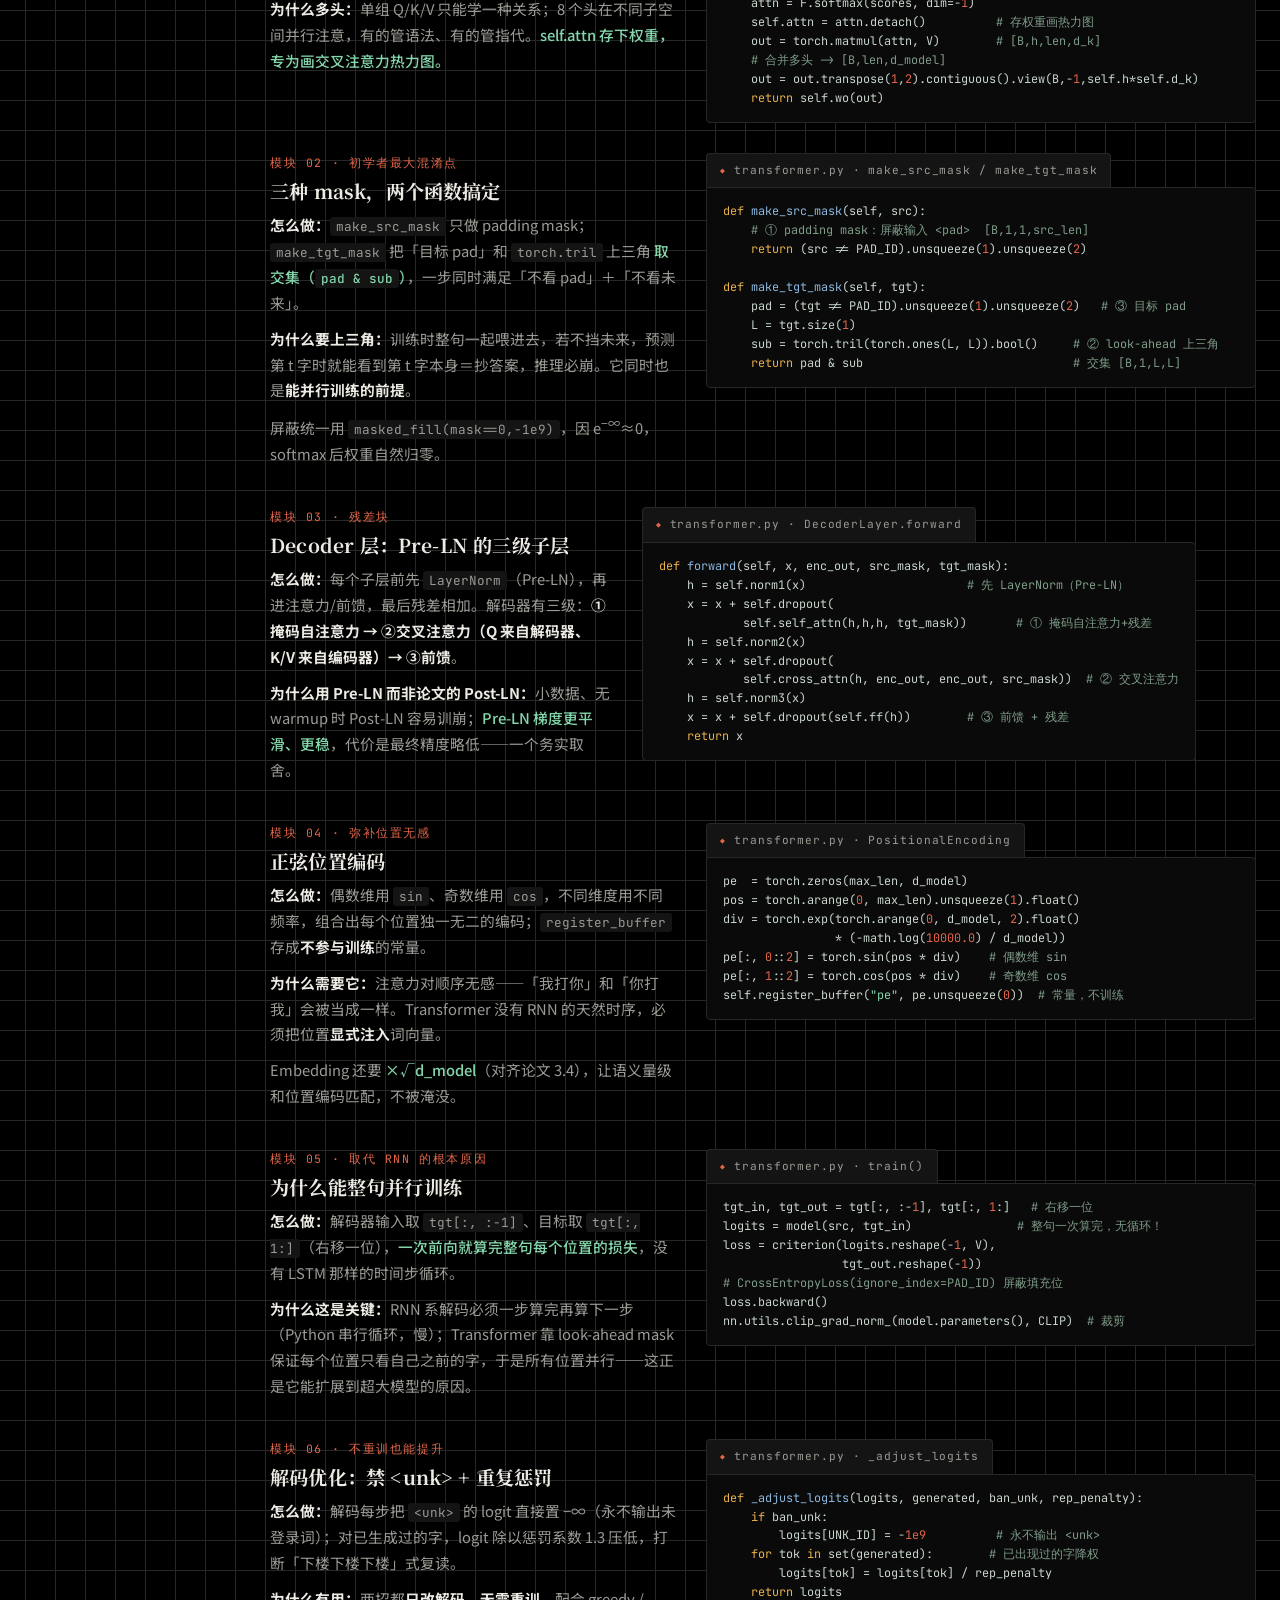
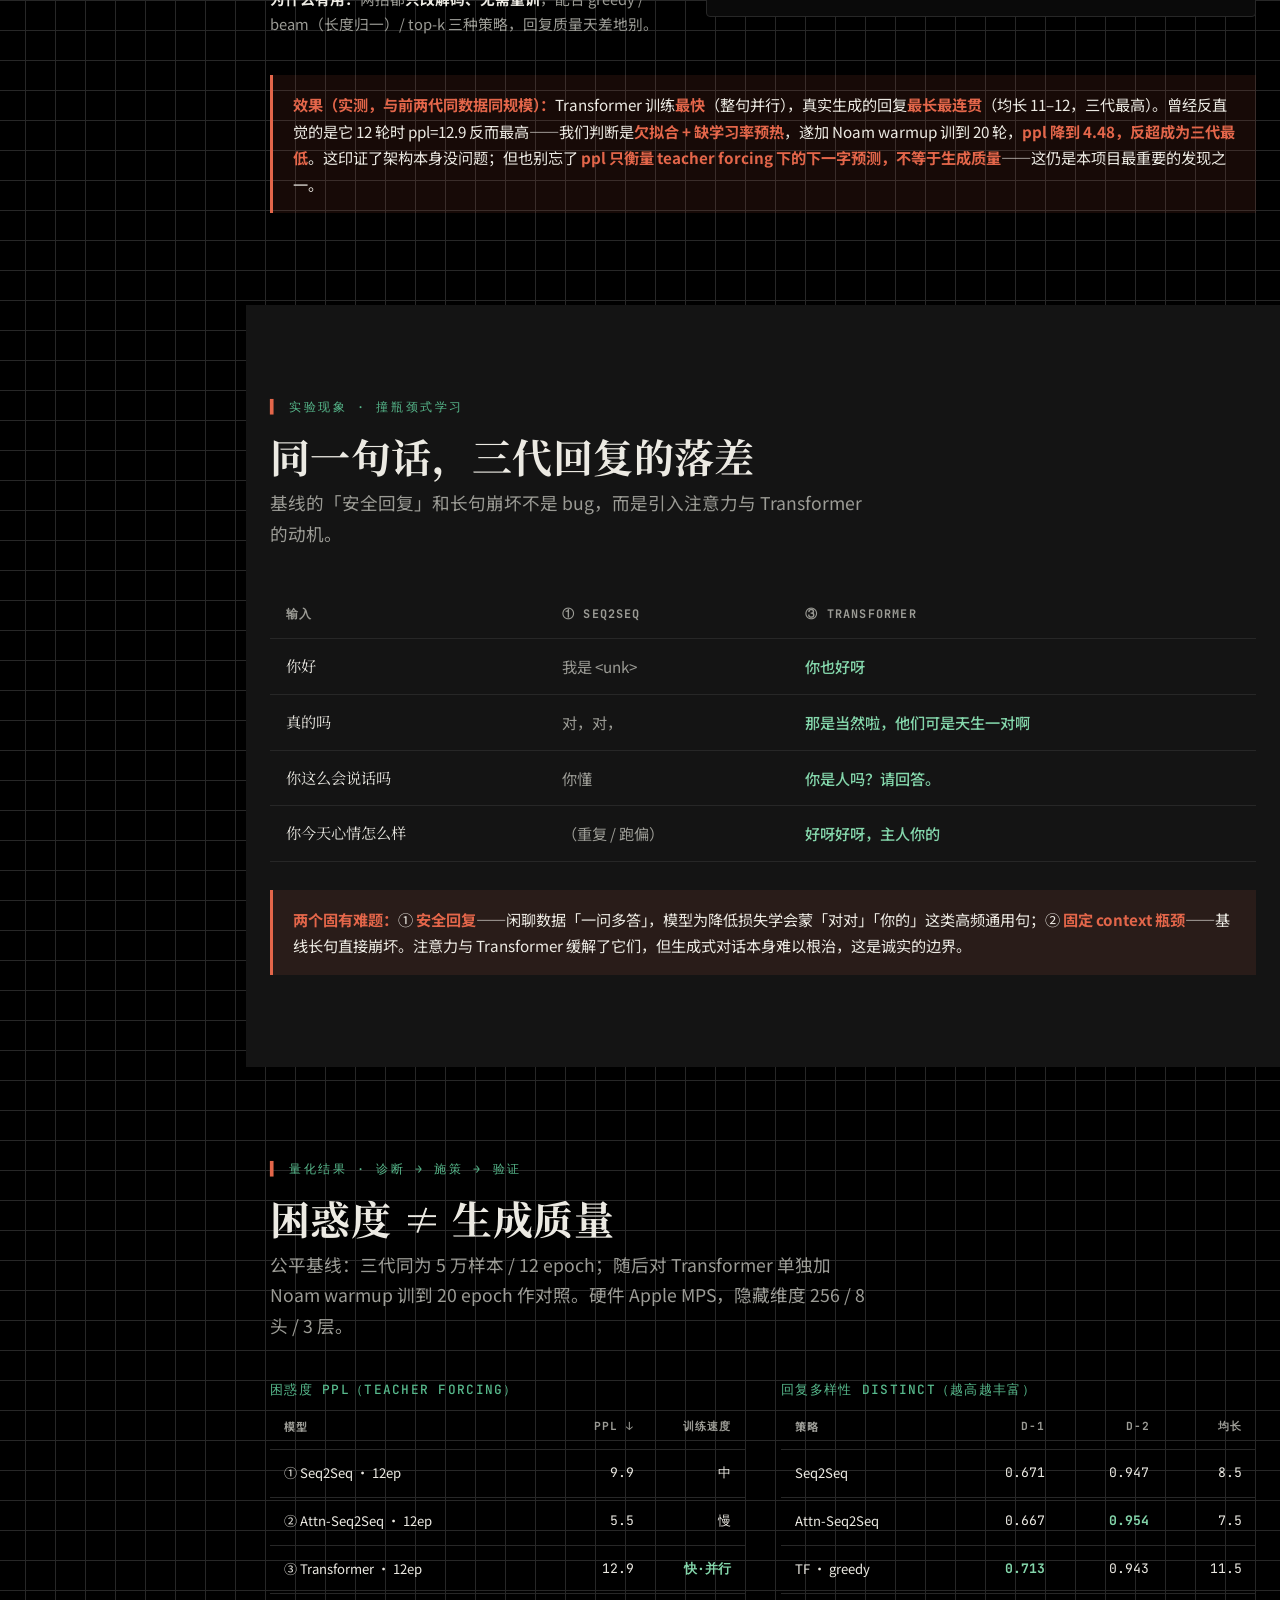
<file: web/index.html>
<!DOCTYPE html>
<html lang="zh-CN">
<head>
<meta charset="UTF-8">
<meta name="viewport" content="width=device-width, initial-scale=1.0">
<title>从 Seq2Seq 到 Transformer · 中文聊天机器人学习站</title>
<meta name="description" content="按 NLP 技术演进顺序，从零实现并对比 Seq2Seq、Attention、Transformer 三代生成式对话模型的学习网站。">
<link rel="preconnect" href="https://fonts.googleapis.com">
<link rel="preconnect" href="https://fonts.gstatic.com" crossorigin>
<link href="https://fonts.googleapis.com/css2?family=Noto+Sans+SC:wght@400;500;700&family=Noto+Serif+SC:wght@500;700;900&family=JetBrains+Mono:wght@400;500;700&display=swap" rel="stylesheet">
<link rel="stylesheet" href="styles.css">
</head>
<body>

<!-- ================= 左侧常驻导航（目录 · 与每个章节一一对应） ================= -->
<nav class="siderail" aria-label="目录">
  <a class="rail-brand" href="#top">
    <span class="rail-brand-mark" aria-hidden="true">◧</span>
    <span class="rail-brand-txt">Seq2Seq <b>→</b> Transformer<small>中文对话 · 三代对比学习站</small></span>
  </a>
  <ol class="rail-list">
    <span class="rail-fill" id="rail-fill" aria-hidden="true"></span>
    <li><a href="#top"><i class="dot"></i><span class="idx">00</span><span class="lbl">概览</span></a></li>
    <li><a href="#method"><i class="dot"></i><span class="idx">01</span><span class="lbl">方法论</span></a></li>
    <li><a href="#data"><i class="dot"></i><span class="idx">02</span><span class="lbl">数据预处理</span></a></li>
    <li><a href="#evolution"><i class="dot"></i><span class="idx">03</span><span class="lbl">技术演进</span></a></li>
    <li><a href="#models"><i class="dot"></i><span class="idx">04</span><span class="lbl">三代对比</span></a></li>
    <li><a href="#seq2seq"><i class="dot"></i><span class="idx">05</span><span class="lbl">Seq2Seq 详解</span></a></li>
    <li><a href="#attention"><i class="dot"></i><span class="idx">06</span><span class="lbl">注意力机制</span></a></li>
    <li><a href="#mask"><i class="dot"></i><span class="idx">07</span><span class="lbl">三种 Mask</span></a></li>
    <li><a href="#posenc"><i class="dot"></i><span class="idx">08</span><span class="lbl">位置编码 · 并行</span></a></li>
    <li><a href="#impl"><i class="dot"></i><span class="idx">09</span><span class="lbl">逐模块实现</span></a></li>
    <li><a href="#gap"><i class="dot"></i><span class="idx">10</span><span class="lbl">三代落差</span></a></li>
    <li><a href="#results"><i class="dot"></i><span class="idx">11</span><span class="lbl">量化结果</span></a></li>
    <li><a href="#warmup"><i class="dot"></i><span class="idx">12</span><span class="lbl">训练调参</span></a></li>
    <li><a href="#decode"><i class="dot"></i><span class="idx">13</span><span class="lbl">解码策略</span></a></li>
    <li><a href="#glossary"><i class="dot"></i><span class="idx">14</span><span class="lbl">概念速查</span></a></li>
    <li><a href="#refs"><i class="dot"></i><span class="idx">15</span><span class="lbl">资料 · 运行</span></a></li>
  </ol>
</nav>

<!-- ================= HERO ================= -->
<header class="hero" id="top">
  <div class="wrap">
    <p class="eyebrow">NLP 综合实习 · 题目二 · 学习站</p>
    <h1>从 Seq2Seq <span class="arrow">→</span> Transformer</h1>
    <p class="sub">不直接调用最强模型，而是按技术演进顺序逐代手写，让每一代亲自撞上自己的瓶颈——这样掌握的是「为什么」，而不是 API。</p>
    <div class="meta">
      <span><b>3</b> 代模型</span>
      <span><b>1</b> 套数据管线</span>
      <span><b>0</b> 调包（核心模块全手写）</span>
      <span><b>4.5w</b> 中文对话对</span>
    </div>

    <!-- 签名：注意力矩阵（= 方格稿纸） -->
    <figure class="attn-demo reveal">
      <figcaption class="cap">
        <span>注意力矩阵 · 生成「那就和我聊天了」时在看输入哪里</span>
        <span>示意 · 暗格→朱红 = 注意力强度</span>
      </figcaption>
      <div class="attn-grid" id="attn-grid" aria-label="注意力热力图示意"></div>
      <div class="legend"><span>弱</span><span class="bar"></span><span>强</span></div>
    </figure>
  </div>
</header>

<!-- ================= 方法论 ================= -->
<section id="method">
  <div class="wrap prose">
    <div class="section-head reveal">
      <p class="eyebrow">方法论 · 为什么逐代手写</p>
      <h2>撞瓶颈式学习</h2>
    </div>
    <div class="reveal">
      <p class="lede">深度学习最容易「会用不会懂」：调个预训练模型就能跑分类、跑生成，但说不清它为什么这么设计。本项目刻意反着来。</p>
      <p>我们按真实历史顺序，从最简单的 Seq2Seq 开始，每实现一代就<b>故意暴露它的缺陷</b>——用长句把基线问崩，亲眼看到「固定 context 向量」装不下整句信息；再引入注意力去补这个洞；当注意力又受限于 RNN 无法并行时，才迎来 Transformer。每一步的动机都是上一步的痛点，技术不再是孤立的名词，而是一条有因果的链。</p>
      <div class="concept">
        <b>核心信念：</b>理解一个技术的最佳方式，是先理解「没有它会怎样」。所以三代模型共用同一套数据、同样的训练规模，让差异只来自架构本身——这样的对比才有说服力。
      </div>
    </div>
  </div>
</section>

<!-- ================= 数据与预处理 ================= -->
<section class="bottleneck" id="data">
  <div class="wrap prose">
    <div class="section-head reveal">
      <p class="eyebrow">阶段 0 · 一切的地基</p>
      <h2>数据从哪来，怎么洗</h2>
    </div>
    <div class="reveal">
      <div class="data-stats">
        <div><b>50w</b><span>小黄鸡原始对话</span></div>
        <div><b>4.5w</b><span>清洗后句对（抽样5w）</span></div>
        <div><b>13854</b><span>词表大小</span></div>
        <div><b>4</b><span>特殊符号</span></div>
      </div>
      <p>数据是<b>小黄鸡 50w 中文闲聊语料</b>。这份数据真实但「脏」——大量颜文字、表情、纯符号、超短句。直接拿来训练会让模型学一身坏毛病，所以预处理这步本身就是工程亮点：</p>
      <ol class="steps">
        <li><b>解析</b>：按 <code class="inline">E</code> / <code class="inline">M</code> 标记，把原始文件切成「问 → 答」句对。</li>
        <li><b>清洗</b>：正则只保留中英文、数字与常见标点，删掉 emoji / 颜文字 / 特殊符号；过滤纯符号句、空句、词数超 30 的超长句。</li>
        <li><b>分词</b>：用 jieba 做词级别切分。</li>
        <li><b>建词表</b>：词频 ≥ 2 才入表，并预留 4 个特殊符号 —— <code class="inline">&lt;pad&gt;</code> 填充、<code class="inline">&lt;bos&gt;</code> 起始、<code class="inline">&lt;eos&gt;</code> 结束、<code class="inline">&lt;unk&gt;</code> 未登录词。</li>
        <li><b>张量化</b>：句子转 id，按 batch 动态 padding；目标序列包成 <code class="inline">&lt;bos&gt; … &lt;eos&gt;</code>。</li>
      </ol>
      <div class="concept">
        <b>两个易忽略的设计：</b>① 目标必须带 <code class="inline">&lt;bos&gt;/&lt;eos&gt;</code> —— 解码器靠 <code class="inline">&lt;bos&gt;</code> 启动、靠预测出 <code class="inline">&lt;eos&gt;</code> 知道何时停笔。② 计算损失时用 <code class="inline">ignore_index=&lt;pad&gt;</code> 把填充位屏蔽，否则模型会把大量精力浪费在「预测 pad」上。
      </div>
    </div>
  </div>
</section>

<!-- ================= 演进时间线 ================= -->
<section id="evolution">
  <div class="wrap">
    <div class="section-head reveal">
      <p class="eyebrow">技术演进 · 一条解决缺陷的链条</p>
      <h2>每一代，都为修补上一代而生</h2>
      <p class="lede">这五步不是并列的知识点，而是一条因果链。读懂「下一个为什么出现」，整条链就通了。</p>
    </div>
    <ol class="spine reveal">
      <li>
        <div class="no">01</div>
        <div>
          <p class="who">词向量 · Word2Vec</p>
          <p class="solves">把字词变成稠密向量，机器才能计算。one-hot 维度爆炸且词与词之间正交（无相似度），词向量用低维连续空间让「猫」和「狗」彼此靠近。</p>
          <span class="tag">nn.Embedding</span>
        </div>
      </li>
      <li>
        <div class="no">02</div>
        <div>
          <p class="who">RNN / LSTM</p>
          <p class="solves">让模型按时间步处理变长序列、携带「记忆」。RNN 会梯度消失、记不住长依赖；LSTM 用遗忘门 / 输入门 / 输出门控制信息的保留与丢弃，能记更久。</p>
          <span class="tag">hidden / cell state</span>
        </div>
      </li>
      <li>
        <div class="no">03</div>
        <div>
          <p class="who">Seq2Seq · 编码器-解码器</p>
          <p class="solves">两个 LSTM：编码器读问句、压成一个向量，解码器据此逐字生成答句。开创了「序列进、序列出」的范式。<b>缺陷：不论问句多长，都被压成一个固定向量，长句信息严重丢失。</b></p>
          <span class="tag">Teacher forcing</span>
        </div>
      </li>
      <li>
        <div class="no">04</div>
        <div>
          <p class="who">Attention · 注意力机制</p>
          <p class="solves">解码每个字时，对编码器所有时刻算一组权重、动态加权求和，得到「这一刻该看哪里」的 context。彻底解决固定向量瓶颈。<b>缺陷：注意力仍架在 RNN 之上，必须按时间步串行，无法并行、长依赖仍偏弱。</b></p>
          <span class="tag">动态 context</span>
        </div>
      </li>
      <li>
        <div class="no">05</div>
        <div>
          <p class="who">Transformer · Attention is all you need</p>
          <p class="solves">干脆扔掉 RNN，用纯注意力堆叠 + 位置编码搭建编码器/解码器。训练可整句并行，长依赖一步直达，是现代大模型的共同基石。</p>
          <span class="tag">multi-head · 3 种 mask · 并行</span>
        </div>
      </li>
    </ol>
  </div>
</section>

<!-- ================= 三代模型 ================= -->
<section class="bottleneck" id="models">
  <div class="wrap">
    <div class="section-head reveal">
      <p class="eyebrow">三代实现 · 同一份数据 · 公平对比</p>
      <h2>它们到底差在哪</h2>
    </div>
    <div class="cards reveal">
      <article class="card">
        <span class="kicker">STAGE 01</span>
        <h3>Seq2Seq</h3>
        <p class="role">两个 LSTM 的基线。编码器把问句压成最终的 (hidden, cell) 作为全部「记忆」。</p>
        <p class="point">固定 context 向量是唯一的信息通道</p>
        <p class="point">Teacher forcing 训练，自回归生成</p>
        <p class="point">长句必然崩坏 —— 这是预期，不是 bug</p>
        <pre><span class="c"># 编码器只交出一个向量</span>
_, (<span class="k">hidden</span>, <span class="k">cell</span>) = self.lstm(packed)
<span class="c"># 长句信息全压在这里 → 瓶颈</span></pre>
      </article>
      <article class="card accent-a">
        <span class="kicker">STAGE 02</span>
        <h3>Attention-Seq2Seq</h3>
        <p class="role">编码器保留每个时刻的输出；解码时手写加性注意力，按需取用。</p>
        <p class="point">动态 context，逐字决定看输入哪里</p>
        <p class="point">注意力权重可导出为热力图</p>
        <p class="point">长句回复明显改善、收敛更快</p>
        <pre><span class="c"># 手写 Bahdanau 加性打分</span>
energy = <span class="k">tanh</span>(W·[dec; enc])
score  = v·energy
weights = <span class="k">softmax</span>(score)
context = Σ weights · enc</pre>
      </article>
      <article class="card accent-v">
        <span class="kicker">STAGE 03</span>
        <h3>Transformer</h3>
        <p class="role">从零手写多头注意力、位置编码、三种 mask，对照原论文逐模块复现。</p>
        <p class="point">纯注意力，无 RNN，长依赖一步直达</p>
        <p class="point">整句并行训练，速度最快</p>
        <p class="point">生成多样性、连贯度最佳</p>
        <pre><span class="c"># Scaled Dot-Product</span>
scores = Q·Kᵀ / <span class="k">sqrt</span>(d_k)
scores = scores.<span class="k">masked_fill</span>(mask==0,-1e9)
attn = <span class="k">softmax</span>(scores)
out  = attn · V</pre>
      </article>
    </div>
  </div>
</section>

<!-- ================= Seq2Seq 逐模块拆解 ================= -->
<section id="seq2seq">
  <div class="wrap">
    <div class="section-head reveal">
      <p class="eyebrow">阶段 1 · 从零手写 · 对照 Sutskever 2014</p>
      <h2>Seq2Seq 是怎么实现的</h2>
      <p class="lede">最朴素的一代：两个 LSTM，一个读、一个写。不带任何注意力——正因如此，它会亲手撞上「固定 context 瓶颈」，这个痛点就是下一节引入注意力的全部动机。下面每一块都配上项目里的<b>真实代码</b>。</p>
    </div>

    <div class="concept reveal">
      <b>统一配置（与后两代对齐，只让架构变量单独发挥）：</b>
      <code class="inline">emb_dim=128</code> · <code class="inline">hid_dim=256</code> · <code class="inline">num_layers=1</code> · <code class="inline">dropout=0.1</code> · <code class="inline">teacher_forcing=0.5</code> · 5 万样本 · Apple MPS。整体数据流：<b>问句 → Encoder-LSTM 压成 (hidden, cell) → Decoder-LSTM 从 &lt;bos&gt; 逐字生成 → 线性投影到词表</b>。训练 12 轮，Adam <code class="inline">lr=1e-3</code> + 梯度裁剪，ppl 约 9.9。
    </div>

    <div class="codewalk reveal">

      <!-- ① Encoder -->
      <div class="step-row">
        <div class="why">
          <span class="num">模块 01 · 瓶颈的源头</span>
          <h3>Encoder：把整句压成一个向量</h3>
          <p><b>怎么做：</b>词向量过一层 LSTM，<span class="hl">只保留最后一步的 <code class="inline">(hidden, cell)</code></span> 作为整句的全部「记忆」，交给解码器——注意它<b>丢弃了所有中间时刻的输出</b>。</p>
          <p><b>为什么要 pack：</b>一个 batch 里短句被补了 &lt;pad&gt;，若不处理，LSTM 会把 pad 也算进最后一步，污染 context。<code class="inline">pack_padded_sequence</code> 让 LSTM 跳过 pad，取到<b>每句真实的最后一步</b>。</p>
          <p><b>瓶颈在哪：</b>不论问句 3 个字还是 30 个字，都被压进同一个固定长度向量——<span class="hl">句子越长，信息丢得越多</span>，这是本代的死穴。</p>
        </div>
        <figure class="code-file">
          <figcaption class="fname">seq2seq.py · Encoder.forward</figcaption>
<pre><span class="k">def</span> <span class="f">forward</span>(self, src, src_lens):
    embedded = self.embedding(src)          <span class="c"># [B, src_len, emb]</span>
    <span class="c"># pack：让 LSTM 跳过 pad，取到真实的最后一步</span>
    packed = nn.utils.rnn.pack_padded_sequence(
        embedded, src_lens.cpu(),
        batch_first=<span class="k">True</span>, enforce_sorted=<span class="k">False</span>)
    _, (hidden, cell) = self.lstm(packed)
    <span class="k">return</span> hidden, cell        <span class="c"># 整句信息全压在这 → 瓶颈</span></pre>
        </figure>
      </div>

      <!-- ② Decoder -->
      <div class="step-row">
        <div class="why">
          <span class="num">模块 02 · 一次只走一步</span>
          <h3>Decoder：吃「上一个字 + 上一步状态」</h3>
          <p><b>怎么做：</b>解码器是<b>单步</b>的：每次输入一个字 + 上一步的 <code class="inline">(hidden, cell)</code>，LSTM 走一步，再用一层 <code class="inline">Linear</code> 投影到整个词表，得到下一个字的分布。</p>
          <p><b>为什么单步：</b>生成是<b>自回归</b>的——下一个字依赖已生成的字，无法一次算完。这也正是 RNN 系「必须串行、不能并行」的根源，直到 Transformer 才被打破。</p>
        </div>
        <figure class="code-file">
          <figcaption class="fname">seq2seq.py · Decoder.forward</figcaption>
<pre><span class="k">def</span> <span class="f">forward</span>(self, input_tok, hidden, cell):
    input_tok = input_tok.unsqueeze(<span class="n">1</span>)        <span class="c"># [B] -> [B,1]</span>
    embedded = self.embedding(input_tok)      <span class="c"># [B,1,emb]</span>
    output, (hidden, cell) = self.lstm(
        embedded, (hidden, cell))
    pred = self.fc_out(output.squeeze(<span class="n">1</span>))       <span class="c"># [B, vocab]</span>
    <span class="k">return</span> pred, hidden, cell</pre>
        </figure>
      </div>

      <!-- ③ Teacher forcing 循环 -->
      <div class="step-row">
        <div class="why">
          <span class="num">模块 03 · 训练的关键技巧</span>
          <h3>Seq2Seq 主循环：teacher forcing</h3>
          <p><b>怎么做：</b>Encoder 给出 context 后，从 &lt;bos&gt; 起逐时间步解码。每一步<span class="hl">以 0.5 的概率</span>把下一步输入换成「真值上一字」（teacher forcing），否则喂模型自己的预测。</p>
          <p><b>为什么要它：</b>训练早期模型预测很差，若一直喂自己的错误输出，误差会滚雪球、迟迟学不动。喂真值能让训练<b>稳定、收敛快</b>。</p>
          <p><b>代价：</b>训练总喂真值、推理只能喂自己的预测，这个差异叫 <b>exposure bias</b>——训练与推理的口径不一致。</p>
        </div>
        <figure class="code-file">
          <figcaption class="fname">seq2seq.py · Seq2Seq.forward</figcaption>
<pre>hidden, cell = self.encoder(src, src_lens)
input_tok = tgt[:, <span class="n">0</span>]                    <span class="c"># 第一个字是 &lt;bos&gt;</span>
<span class="k">for</span> t <span class="k">in</span> range(<span class="n">1</span>, tgt_len):
    pred, hidden, cell = self.decoder(
        input_tok, hidden, cell)
    outputs[:, t] = pred
    teacher = torch.rand(<span class="n">1</span>).item() &lt; tf_ratio
    <span class="c"># 喂真值 or 喂自己的预测</span>
    input_tok = tgt[:, t] <span class="k">if</span> teacher <span class="k">else</span> pred.argmax(<span class="n">1</span>)</pre>
        </figure>
      </div>

      <!-- ④ 训练与损失对齐 -->
      <div class="step-row">
        <div class="why">
          <span class="num">模块 04 · 对齐与稳定</span>
          <h3>训练：错位对齐 + 屏蔽 pad + 裁剪</h3>
          <p><b>怎么做：</b>算损失前把输出与目标<span class="hl">错开一位</span>——丢掉第 0 位的 &lt;bos&gt;，让「预测」和「真值下一字」对齐。<code class="inline">CrossEntropyLoss(ignore_index=&lt;pad&gt;)</code> 让填充位不计入损失。</p>
          <p><b>为什么裁剪：</b>LSTM 在长序列上容易梯度爆炸，<code class="inline">clip_grad_norm_</code> 把梯度范数限制在 1.0，是 RNN 训练的常规保险。</p>
        </div>
        <figure class="code-file">
          <figcaption class="fname">seq2seq.py · train()</figcaption>
<pre>output = model(src, src_lens, tgt, TF_RATIO)
<span class="c"># 错位对齐：丢掉 &lt;bos&gt;，预测从第 1 个字算起</span>
output = output[:, <span class="n">1</span>:].reshape(-<span class="n">1</span>, output.size(-<span class="n">1</span>))
gold   = tgt[:, <span class="n">1</span>:].reshape(-<span class="n">1</span>)
loss = criterion(output, gold)   <span class="c"># ignore_index=&lt;pad&gt;</span>
loss.backward()
nn.utils.clip_grad_norm_(model.parameters(), CLIP)  <span class="c"># 防爆炸</span>
opt.step()</pre>
        </figure>
      </div>

      <!-- ⑤ 推理 -->
      <div class="step-row">
        <div class="why">
          <span class="num">模块 05 · 自回归生成</span>
          <h3>推理：从 &lt;bos&gt; 贪心解码到 &lt;eos&gt;</h3>
          <p><b>怎么做：</b>推理没有真值，只能<b>自回归</b>：从 &lt;bos&gt; 起，每步取概率最大的字（greedy）喂回下一步，直到吐出 &lt;eos&gt; 或达到长度上限。</p>
          <p><b>两个不重训的小优化：</b>把 &lt;unk&gt; 的 logit 直接压到 −∞（永不输出未登录词）；对已生成过的字做<b>重复惩罚</b>，打断「对对对」式复读。<span class="hl">这两招后两代也共用。</span></p>
        </div>
        <figure class="code-file">
          <figcaption class="fname">seq2seq.py · reply()</figcaption>
<pre>input_tok = torch.tensor([BOS_ID])       <span class="c"># 从 &lt;bos&gt; 起</span>
<span class="k">for</span> _ <span class="k">in</span> range(MAX_DEC_LEN):
    pred, hidden, cell = model.decoder(input_tok, hidden, cell)
    logits = pred.squeeze(<span class="n">0</span>)
    logits[UNK_ID] = -<span class="n">1e9</span>              <span class="c"># 禁 &lt;unk&gt;</span>
    <span class="k">for</span> tok <span class="k">in</span> set(out_ids):          <span class="c"># 重复惩罚</span>
        logits[tok] = logits[tok] / <span class="n">1.3</span>
    nxt = int(logits.argmax(-<span class="n">1</span>))
    <span class="k">if</span> nxt == EOS_ID: <span class="k">break</span>          <span class="c"># 生成结束符则停</span>
    out_ids.append(nxt)
    input_tok = torch.tensor([nxt])</pre>
        </figure>
      </div>

    </div>

    <figure class="anim anim-rnn reveal" id="rnn-anim" aria-label="Seq2Seq 编码器/解码器按时间展开动画">
      <figcaption class="cap">
        <span>动画 · Encoder 逐步读入，hidden 向前流动；Decoder 逐步自回归生成</span>
        <span id="rnn-now">—</span>
      </figcaption>
      <div class="rnn-stage" id="rnn-stage"></div>
      <p class="anim-note">Encoder 每步更新 (h, c) 并向右传递；末步的 (h, c) 即 context，向下交给 Decoder，从 &lt;bos&gt; 起逐字生成、每步把上一字喂回。<b>注意 Encoder 4 步、Decoder 5 步——两边步数互不相干，之间<u>没有逐位置对应</u>，唯一的联系就是中间那一个 context 向量</b>（这正是下一节注意力要打破的限制）。</p>
    </figure>

    <figure class="anim anim-bn reveal" id="bn-anim" aria-label="Seq2Seq 固定 context 瓶颈动画">
      <figcaption class="cap">
        <span>动画 · 整句问句被压进一个固定向量，再逐字解出</span>
        <span>示意 · 滚动至此自动播放</span>
      </figcaption>
      <div class="bn-stage" id="bn-stage"></div>
      <p class="anim-note">末尾几字流入时已「装不下」——这正是长句崩坏的根源。</p>
    </figure>

    <div class="margin-note reveal">
      <b>撞上瓶颈（这正是全项目的起点）：</b>短句还行，但一旦问句变长，回复就明显跑偏、变「安全套话」——因为整句被硬压进一个固定向量，长程信息在编码时就已丢失。<b>这不是 bug，而是预期</b>：只有亲眼看到它崩，才真正理解下一节<a href="#attention">注意力机制</a>为什么必须出现——让解码每一步都能<b>回头动态地看输入</b>，而不再依赖那一个被压扁的向量。
    </div>
  </div>
</section>

<!-- ================= 注意力机制详解 ================= -->
<section id="attention">
  <div class="wrap prose">
    <div class="section-head reveal">
      <p class="eyebrow">深入 · 整个 Transformer 的心脏</p>
      <h2>注意力到底在算什么</h2>
      <p class="lede">一句话：用「查询」去和一堆「键」比相似度，再据此对「值」加权求和。把它想成一次软性的查字典。</p>
    </div>
    <div class="reveal">
      <div class="qkv">
        <div><span class="t">Q · Query</span><p>当前这个字的「我想找什么」。</p></div>
        <div><span class="t">K · Key</span><p>每个位置的「我是什么」，供 Q 来匹配。</p></div>
        <div><span class="t">V · Value</span><p>每个位置真正携带的信息，按匹配度被取用。</p></div>
      </div>

      <div class="concept">
        <b>先用「查字典 / 检索」建立直觉：</b>要读懂「小猫喝牛奶，<b>它</b>很满足」里的「它」到底指谁——<b>Query</b> 是「它」举手提问「我在找前文一个能被『满足』的东西」；句中每个词都挂着一块 <b>Key</b> 招牌写着「我是谁」（"小猫"的招牌：名词·动物·可作主语）；<b>Value</b> 则是这个词真正携带的语义内容。拿 Query 挨个去比对每块 Key 的相似度，越匹配分越高；把分数 softmax 归一成权重；再按权重把各词的 Value 混合起来——「它」于是自动「看向」了「小猫」。<b>提问 → 匹配 → 取值</b>，一次注意力就是一次软性的查字典，而且不需要像 RNN 那样一步步爬过去，任意两个词一步直连。
      </div>

      <div class="formula">
        Attention(Q, K, V) = softmax( Q·Kᵀ / √d_k ) · V
        <span class="note">Q·Kᵀ 算相似度 → softmax 归一成权重 → 对 V 加权求和</span>
      </div>

      <figure class="anim anim-eg reveal" id="eg-anim" aria-label="注意力权重分配动画 · 理解「它」">
        <figcaption class="cap">
          <span>动画 · 理解「它」时，注意力如何在四个候选词间分配（同一例子）</span>
          <span id="eg-stage">—</span>
        </figcaption>
        <div class="eg-query" id="eg-query"><b>Query · 它</b><span>「我在找前文一个能被『满足』的东西」</span></div>
        <div class="eg-rows" id="eg-rows"></div>
        <p class="eg-note" id="eg-concl">③ 按权重混合各词的 Value：结果 ≈ 0.82×小猫 + 0.10×牛奶 + …，「它」的新表示因此主要携带「小猫」的信息，指代就此确定。数值为示意。</p>
      </figure>

      <figure class="anim anim-sent reveal" id="attn-sent" aria-label="注意力在整句上的分布动画 · 「它」指谁">
        <figcaption class="cap">
          <span>动画 · 把同样的权重铺到整句上 —— 「小猫喝牛奶，它很满足」里「它」在看谁？</span>
          <span id="sent-stage">—</span>
        </figcaption>
        <div class="sent-bars" id="sent-bars"></div>
        <div class="sent-toks" id="sent-toks"></div>
        <p class="anim-note">同一组权重（小猫 0.82、牛奶 0.10、满足 0.05、喝 0.03）落到句子的每个位置：「它」几乎只看向「小猫」，标点与其余词接近 0——这就是「指代消解」在注意力里的样子。</p>
      </figure>

      <div class="twocol">
        <div class="concept">
          <b>为什么要除以 √d_k？</b> 向量维度越高，点积的数值越容易变得很大，把 softmax 推进「几乎一个位置占满」的饱和区，梯度趋近 0、难以训练。除以 √d_k 把方差拉回 ~1，让分布平滑、梯度健康。
        </div>
        <div class="concept">
          <b>为什么要「多头」？</b> 一组 Q/K/V 只能学一种关系。多头把向量拆成 h 份（本项目 8 头），各自在不同子空间并行注意，再拼接——有的头管语法、有的头管指代，模型同时捕捉多种关系。
        </div>
      </div>
    </div>
  </div>
</section>

<!-- ================= 三种 mask ================= -->
<section class="bottleneck" id="mask">
  <div class="wrap">
    <div class="section-head reveal">
      <p class="eyebrow">深入 · 初学者最大的混淆点</p>
      <h2>三种 mask，搞清就通了八成</h2>
      <p class="lede">mask 的作用很统一：把不该看的位置在 softmax 之前置成 −∞，让它的权重变成 0。区别只在「屏蔽谁」。</p>
    </div>
    <div class="decodes reveal">
      <article class="decode">
        <h3>① src-padding mask</h3>
        <p class="ex">屏蔽输入的 &lt;pad&gt;</p>
        <p>编码器自注意力 + 解码器交叉注意力中使用。一个 batch 里短句被补了 pad，不能让注意力把这些无意义的填充也算进去。</p>
      </article>
      <article class="decode">
        <h3>② look-ahead mask</h3>
        <p class="ex">屏蔽「未来的字」</p>
        <p>解码器自注意力专用，是个上三角矩阵。生成第 t 个字时只能看 1…t，不能偷看 t 之后——否则训练时等于抄答案，推理时就废了。</p>
      </article>
      <article class="decode">
        <h3>③ tgt-padding mask</h3>
        <p class="ex">屏蔽目标的 &lt;pad&gt;</p>
        <p>解码器里和 ② 取交集。既不能看未来，也不能看目标序列里的填充位，两个条件同时满足。</p>
      </article>
    </div>
    <figure class="anim anim-mask reveal" id="mask-anim" aria-label="解码器 mask 动画">
      <figcaption class="cap">
        <span>动画 · 解码器自注意力矩阵：先挡未来，再挡 &lt;pad&gt;</span>
        <span id="mask-stage-label">① 全部可见</span>
      </figcaption>
      <div class="mask-grid" id="mask-grid"></div>
      <p class="anim-note">最终定格＝下三角 ∧ 非 pad，正是代码里的 <code class="inline">pad &amp; sub</code> 交集。</p>
    </figure>

    <div class="margin-note reveal">
      <b>关键实现细节：</b>三种 mask 都是先把被屏蔽位置的注意力分数 <code class="inline">masked_fill(mask==0, -1e9)</code>，再过 softmax —— 因为 e<sup>−∞</sup> ≈ 0，这些位置自然分不到权重。look-ahead mask 用 <code class="inline">torch.tril</code>（下三角为 1）一行生成。
    </div>
  </div>
</section>

<!-- ================= 位置编码 / 并行 ================= -->
<section id="posenc">
  <div class="wrap prose">
    <div class="section-head reveal">
      <p class="eyebrow">深入 · 另外两个关键设计</p>
      <h2>位置编码，与「为什么能并行」</h2>
    </div>
    <div class="twocol reveal">
      <div>
        <h3>位置编码 · Positional Encoding</h3>
        <p>注意力本身是<b>对位置无感</b>的——打乱输入顺序，输出不变。但「我打你」和「你打我」意思天差地别，词序必须保留。Transformer 没有 RNN 的天然时序，于是把位置信息<b>显式注入</b>词向量。</p>
        <div class="formula" style="text-align:left">
          PE(pos, 2i)&nbsp;&nbsp;= sin(pos / 10000<sup>2i/d</sup>)<br>
          PE(pos, 2i+1) = cos(pos / 10000<sup>2i/d</sup>)
          <span class="note">不同维度用不同频率的正弦/余弦，组合出每个位置独一无二的编码</span>
        </div>
        <figure class="anim anim-pe reveal" id="pe-anim" aria-label="正弦位置编码波形动画">
          <svg id="pe-svg" viewBox="0 0 440 150" width="100%" height="auto" role="img"
               aria-label="不同维度对应不同频率的正弦/余弦曲线，逐条画出">
            <line x1="12" y1="75" x2="428" y2="75" stroke="#272727" stroke-width="1"/>
          </svg>
          <figcaption>低维＝长波、高维＝短波；竖着切一列（某个位置）就得到一串独一无二的值。</figcaption>
        </figure>
      </div>
      <div>
        <h3>为什么 Transformer 能并行训练</h3>
        <p>这是它取代 RNN 的根本原因，也是答辩必讲点。</p>
        <ol class="steps">
          <li><b>RNN 系</b>（Seq2Seq / Attn）：解码必须一个时间步算完再算下一步，是 Python 里的串行循环，慢。</li>
          <li><b>Transformer</b>：训练时整个目标句一次性喂入，靠 look-ahead mask 保证每个位置只看得到自己之前的字。</li>
          <li><b>结果</b>：所有位置的损失在<b>一次前向</b>里并行算完，无时间步循环——这正是它能扩展到超大模型的关键。</li>
        </ol>
      </div>
    </div>
    <div class="concept reveal">
      <b>Teacher forcing 是什么？</b> 训练时，解码器每一步的输入喂的是「真值的上一个字」而非自己的预测，让训练稳定、收敛快。推理时没有真值，只能喂自己上一步的输出（自回归）——训练与推理的这点差异称为 exposure bias。
    </div>
  </div>
</section>

<!-- ================= Transformer 逐模块拆解 ================= -->
<section id="impl">
  <div class="wrap">
    <div class="section-head reveal">
      <p class="eyebrow">阶段 3 · 从零手写 · 对照《Attention Is All You Need》</p>
      <h2>Transformer 是怎么实现的</h2>
      <p class="lede">不调 <code class="inline">nn.Transformer</code>，逐模块对照原论文手写：多头注意力、三种 mask、位置编码、Pre-LN 残差块，再到并行训练与解码优化。下面每一块都配上项目里的<b>真实代码</b>。</p>
    </div>

    <div class="concept reveal">
      <b>统一配置（与前两代对齐，只让架构变量单独发挥）：</b>
      <code class="inline">d_model=256</code> · <code class="inline">n_heads=8</code> · <code class="inline">n_layers=3</code> · <code class="inline">d_ff=512</code> · <code class="inline">dropout=0.1</code> · 5 万样本 · Apple MPS。整体数据流：<b>Embedding×√d_model → 位置编码 → 3 层 Encoder → 3 层 Decoder → 线性投影到词表</b>。训练用 <code class="inline">Noam warmup</code>（2000 步预热）跑 20 轮——见文末结果区，正是它把 ppl 从 12.9 压到 4.48。
    </div>

    <div class="codewalk reveal">

      <!-- ① 多头注意力 -->
      <div class="step-row">
        <div class="why">
          <span class="num">模块 01 · 心脏</span>
          <h3>多头注意力（含 Scaled Dot-Product）</h3>
          <p><b>怎么做：</b>三个线性层把输入投影成 Q/K/V，用 <code class="inline">view+transpose</code> 拆成 8 个头（<code class="inline">[B,len,256]→[B,8,len,32]</code>）；核心就一行 <code class="inline">QKᵀ/√d_k</code>，softmax 后加权 V，再合并回来过 <code class="inline">wo</code>。</p>
          <p><b>为什么除以 √d_k：</b>维度越高点积越大，会把 softmax 推入饱和区、梯度趋 0。除以 √d_k（这里 =√32≈5.66）把方差拉回 ~1。</p>
          <p><b>为什么多头：</b>单组 Q/K/V 只能学一种关系；8 个头在不同子空间并行注意，有的管语法、有的管指代。<span class="hl">self.attn 存下权重，专为画交叉注意力热力图。</span></p>
        </div>
        <figure class="code-file">
          <figcaption class="fname">transformer.py · MultiHeadAttention.forward</figcaption>
<pre><span class="k">def</span> <span class="f">forward</span>(self, query, key, value, mask=<span class="k">None</span>):
    B = query.size(<span class="n">0</span>)
    <span class="c"># 线性映射后拆多头：[B,len,d_model] -> [B,h,len,d_k]</span>
    Q = self.wq(query).view(B,-<span class="n">1</span>,self.h,self.d_k).transpose(<span class="n">1</span>,<span class="n">2</span>)
    K = self.wk(key)  .view(B,-<span class="n">1</span>,self.h,self.d_k).transpose(<span class="n">1</span>,<span class="n">2</span>)
    V = self.wv(value).view(B,-<span class="n">1</span>,self.h,self.d_k).transpose(<span class="n">1</span>,<span class="n">2</span>)

    <span class="c"># Scaled Dot-Product：QKᵀ / √d_k</span>
    scores = torch.matmul(Q, K.transpose(-<span class="n">2</span>,-<span class="n">1</span>)) / math.sqrt(self.d_k)
    <span class="k">if</span> mask <span class="k">is not</span> <span class="k">None</span>:
        scores = scores.masked_fill(mask==<span class="n">0</span>, -<span class="n">1e9</span>)  <span class="c"># 屏蔽→≈0</span>
    attn = F.softmax(scores, dim=-<span class="n">1</span>)
    self.attn = attn.detach()          <span class="c"># 存权重画热力图</span>
    out = torch.matmul(attn, V)        <span class="c"># [B,h,len,d_k]</span>
    <span class="c"># 合并多头 -> [B,len,d_model]</span>
    out = out.transpose(<span class="n">1</span>,<span class="n">2</span>).contiguous().view(B,-<span class="n">1</span>,self.h*self.d_k)
    <span class="k">return</span> self.wo(out)</pre>
        </figure>
      </div>

      <!-- ② 三种 mask -->
      <div class="step-row">
        <div class="why">
          <span class="num">模块 02 · 初学者最大混淆点</span>
          <h3>三种 mask，两个函数搞定</h3>
          <p><b>怎么做：</b><code class="inline">make_src_mask</code> 只做 padding mask；<code class="inline">make_tgt_mask</code> 把「目标 pad」和 <code class="inline">torch.tril</code> 上三角 <span class="hl">取交集（<code class="inline">pad &amp; sub</code>）</span>，一步同时满足「不看 pad」＋「不看未来」。</p>
          <p><b>为什么要上三角：</b>训练时整句一起喂进去，若不挡未来，预测第 t 字时就能看到第 t 字本身＝抄答案，推理必崩。它同时也是<b>能并行训练的前提</b>。</p>
          <p>屏蔽统一用 <code class="inline">masked_fill(mask==0,-1e9)</code>，因 e<sup>−∞</sup>≈0，softmax 后权重自然归零。</p>
        </div>
        <figure class="code-file">
          <figcaption class="fname">transformer.py · make_src_mask / make_tgt_mask</figcaption>
<pre><span class="k">def</span> <span class="f">make_src_mask</span>(self, src):
    <span class="c"># ① padding mask：屏蔽输入 &lt;pad&gt;  [B,1,1,src_len]</span>
    <span class="k">return</span> (src != PAD_ID).unsqueeze(<span class="n">1</span>).unsqueeze(<span class="n">2</span>)

<span class="k">def</span> <span class="f">make_tgt_mask</span>(self, tgt):
    pad = (tgt != PAD_ID).unsqueeze(<span class="n">1</span>).unsqueeze(<span class="n">2</span>)   <span class="c"># ③ 目标 pad</span>
    L = tgt.size(<span class="n">1</span>)
    sub = torch.tril(torch.ones(L, L)).bool()     <span class="c"># ② look-ahead 上三角</span>
    <span class="k">return</span> pad &amp; sub                              <span class="c"># 交集 [B,1,L,L]</span></pre>
        </figure>
      </div>

      <!-- ③ Pre-LN 解码器层 -->
      <div class="step-row">
        <div class="why">
          <span class="num">模块 03 · 残差块</span>
          <h3>Decoder 层：Pre-LN 的三级子层</h3>
          <p><b>怎么做：</b>每个子层前先 <code class="inline">LayerNorm</code>（Pre-LN），再进注意力/前馈，最后残差相加。解码器有三级：<b>①掩码自注意力 → ②交叉注意力（Q 来自解码器、K/V 来自编码器）→ ③前馈</b>。</p>
          <p><b>为什么用 Pre-LN 而非论文的 Post-LN：</b>小数据、无 warmup 时 Post-LN 容易训崩；<span class="hl">Pre-LN 梯度更平滑、更稳</span>，代价是最终精度略低——一个务实取舍。</p>
        </div>
        <figure class="code-file">
          <figcaption class="fname">transformer.py · DecoderLayer.forward</figcaption>
<pre><span class="k">def</span> <span class="f">forward</span>(self, x, enc_out, src_mask, tgt_mask):
    h = self.norm1(x)                       <span class="c"># 先 LayerNorm（Pre-LN）</span>
    x = x + self.dropout(
            self.self_attn(h,h,h, tgt_mask))       <span class="c"># ① 掩码自注意力+残差</span>
    h = self.norm2(x)
    x = x + self.dropout(
            self.cross_attn(h, enc_out, enc_out, src_mask))  <span class="c"># ② 交叉注意力</span>
    h = self.norm3(x)
    x = x + self.dropout(self.ff(h))        <span class="c"># ③ 前馈 + 残差</span>
    <span class="k">return</span> x</pre>
        </figure>
      </div>

      <!-- ④ 位置编码 -->
      <div class="step-row">
        <div class="why">
          <span class="num">模块 04 · 弥补位置无感</span>
          <h3>正弦位置编码</h3>
          <p><b>怎么做：</b>偶数维用 <code class="inline">sin</code>、奇数维用 <code class="inline">cos</code>，不同维度用不同频率，组合出每个位置独一无二的编码；<code class="inline">register_buffer</code> 存成<b>不参与训练</b>的常量。</p>
          <p><b>为什么需要它：</b>注意力对顺序无感——「我打你」和「你打我」会被当成一样。Transformer 没有 RNN 的天然时序，必须把位置<b>显式注入</b>词向量。</p>
          <p>Embedding 还要 <span class="hl">×√d_model</span>（对齐论文 3.4），让语义量级和位置编码匹配，不被淹没。</p>
        </div>
        <figure class="code-file">
          <figcaption class="fname">transformer.py · PositionalEncoding</figcaption>
<pre>pe  = torch.zeros(max_len, d_model)
pos = torch.arange(<span class="n">0</span>, max_len).unsqueeze(<span class="n">1</span>).float()
div = torch.exp(torch.arange(<span class="n">0</span>, d_model, <span class="n">2</span>).float()
                * (-math.log(<span class="n">10000.0</span>) / d_model))
pe[:, <span class="n">0</span>::<span class="n">2</span>] = torch.sin(pos * div)    <span class="c"># 偶数维 sin</span>
pe[:, <span class="n">1</span>::<span class="n">2</span>] = torch.cos(pos * div)    <span class="c"># 奇数维 cos</span>
self.register_buffer(<span class="s">"pe"</span>, pe.unsqueeze(<span class="n">0</span>))  <span class="c"># 常量，不训练</span></pre>
        </figure>
      </div>

      <!-- ⑤ 并行训练 -->
      <div class="step-row">
        <div class="why">
          <span class="num">模块 05 · 取代 RNN 的根本原因</span>
          <h3>为什么能整句并行训练</h3>
          <p><b>怎么做：</b>解码器输入取 <code class="inline">tgt[:, :-1]</code>、目标取 <code class="inline">tgt[:, 1:]</code>（右移一位），<span class="hl">一次前向就算完整句每个位置的损失</span>，没有 LSTM 那样的时间步循环。</p>
          <p><b>为什么这是关键：</b>RNN 系解码必须一步算完再算下一步（Python 串行循环，慢）；Transformer 靠 look-ahead mask 保证每个位置只看自己之前的字，于是所有位置并行——这正是它能扩展到超大模型的原因。</p>
        </div>
        <figure class="code-file">
          <figcaption class="fname">transformer.py · train()</figcaption>
<pre>tgt_in, tgt_out = tgt[:, :-<span class="n">1</span>], tgt[:, <span class="n">1</span>:]   <span class="c"># 右移一位</span>
logits = model(src, tgt_in)               <span class="c"># 整句一次算完，无循环！</span>
loss = criterion(logits.reshape(-<span class="n">1</span>, V),
                 tgt_out.reshape(-<span class="n">1</span>))
<span class="c"># CrossEntropyLoss(ignore_index=PAD_ID) 屏蔽填充位</span>
loss.backward()
nn.utils.clip_grad_norm_(model.parameters(), CLIP)  <span class="c"># 裁剪</span></pre>
        </figure>
      </div>

      <!-- ⑥ 解码优化 -->
      <div class="step-row">
        <div class="why">
          <span class="num">模块 06 · 不重训也能提升</span>
          <h3>解码优化：禁 &lt;unk&gt; + 重复惩罚</h3>
          <p><b>怎么做：</b>解码每步把 <code class="inline">&lt;unk&gt;</code> 的 logit 直接置 −∞（永不输出未登录词）；对已生成过的字，logit 除以惩罚系数 1.3 压低，打断「下楼下楼下楼」式复读。</p>
          <p><b>为什么有用：</b>两招都<b>只改解码、无需重训</b>，配合 greedy / beam（长度归一）/ top-k 三种策略，回复质量天差地别。</p>
        </div>
        <figure class="code-file">
          <figcaption class="fname">transformer.py · _adjust_logits</figcaption>
<pre><span class="k">def</span> <span class="f">_adjust_logits</span>(logits, generated, ban_unk, rep_penalty):
    <span class="k">if</span> ban_unk:
        logits[UNK_ID] = -<span class="n">1e9</span>          <span class="c"># 永不输出 &lt;unk&gt;</span>
    <span class="k">for</span> tok <span class="k">in</span> set(generated):        <span class="c"># 已出现过的字降权</span>
        logits[tok] = logits[tok] / rep_penalty
    <span class="k">return</span> logits</pre>
        </figure>
      </div>

    </div>

    <div class="margin-note reveal">
      <b>效果（实测，与前两代同数据同规模）：</b>Transformer 训练<b>最快</b>（整句并行），真实生成的回复<b>最长最连贯</b>（均长 11–12，三代最高）。曾经反直觉的是它 12 轮时 ppl=12.9 反而最高——我们判断是<b>欠拟合 + 缺学习率预热</b>，遂加 Noam warmup 训到 20 轮，<b>ppl 降到 4.48，反超成为三代最低</b>。这印证了架构本身没问题；但也别忘了 <b>ppl 只衡量 teacher forcing 下的下一字预测，不等于生成质量</b>——这仍是本项目最重要的发现之一。
    </div>
  </div>
</section>

<!-- ================= 撞瓶颈 ================= -->
<section class="bottleneck" id="gap">
  <div class="wrap">
    <div class="section-head reveal">
      <p class="eyebrow">实验现象 · 撞瓶颈式学习</p>
      <h2>同一句话，三代回复的落差</h2>
      <p class="lede">基线的「安全回复」和长句崩坏不是 bug，而是引入注意力与 Transformer 的动机。</p>
    </div>
    <div class="table-wrap reveal">
      <table class="dialogue">
        <thead><tr><th>输入</th><th>① Seq2Seq</th><th>③ Transformer</th></tr></thead>
        <tbody>
          <tr><td class="q">你好</td><td class="bad">我是 &lt;unk&gt;</td><td class="good">你也好呀</td></tr>
          <tr><td class="q">真的吗</td><td class="bad">对，对，</td><td class="good">那是当然啦，他们可是天生一对啊</td></tr>
          <tr><td class="q">你这么会说话吗</td><td class="bad">你懂</td><td class="good">你是人吗？请回答。</td></tr>
          <tr><td class="q">你今天心情怎么样</td><td class="bad">（重复 / 跑偏）</td><td class="good">好呀好呀，主人你的</td></tr>
        </tbody>
      </table>
    </div>
    <div class="margin-note reveal">
      <b>两个固有难题：</b>① <b>安全回复</b>——闲聊数据「一问多答」，模型为降低损失学会蒙「对对」「你的」这类高频通用句；② <b>固定 context 瓶颈</b>——基线长句直接崩坏。注意力与 Transformer 缓解了它们，但生成式对话本身难以根治，这是诚实的边界。
    </div>
  </div>
</section>

<!-- ================= 结果 ================= -->
<section id="results">
  <div class="wrap">
    <div class="section-head reveal">
      <p class="eyebrow">量化结果 · 诊断 → 施策 → 验证</p>
      <h2>困惑度 ≠ 生成质量</h2>
      <p class="lede">公平基线：三代同为 5 万样本 / 12 epoch；随后对 Transformer 单独加 Noam warmup 训到 20 epoch 作对照。硬件 Apple MPS，隐藏维度 256 / 8 头 / 3 层。</p>
    </div>

    <div class="tables-2 reveal">
      <div>
        <h3>困惑度 ppl（teacher forcing）</h3>
        <div class="table-wrap">
          <table class="data-table">
            <thead><tr><th>模型</th><th>ppl ↓</th><th>训练速度</th></tr></thead>
            <tbody>
              <tr><td>① Seq2Seq · 12ep</td><td>9.9</td><td>中</td></tr>
              <tr><td>② Attn-Seq2Seq · 12ep</td><td>5.5</td><td>慢</td></tr>
              <tr><td>③ Transformer · 12ep</td><td>12.9</td><td class="best">快·并行</td></tr>
              <tr><td>③ Transformer · +warmup 20ep</td><td class="best">4.48</td><td class="best">快·并行</td></tr>
            </tbody>
          </table>
        </div>
        <p class="tnote">同口径复算：加 warmup 后 <b>12.9 → 4.48</b>，反超 Attn 成为三代最低。</p>
      </div>
      <div>
        <h3>回复多样性 Distinct（越高越丰富）</h3>
        <div class="table-wrap">
          <table class="data-table">
            <thead><tr><th>策略</th><th>D-1</th><th>D-2</th><th>均长</th></tr></thead>
            <tbody>
              <tr><td>Seq2Seq</td><td>0.671</td><td>0.947</td><td>8.5</td></tr>
              <tr><td>Attn-Seq2Seq</td><td>0.667</td><td class="best">0.954</td><td>7.5</td></tr>
              <tr><td>TF · greedy</td><td class="best">0.713</td><td>0.943</td><td>11.5</td></tr>
              <tr><td>TF · beam</td><td>0.680</td><td>0.930</td><td class="best">12.5</td></tr>
              <tr><td>TF · top-k</td><td>0.709</td><td>0.946</td><td>10.3</td></tr>
            </tbody>
          </table>
        </div>
      </div>
    </div>

    <div class="margin-note reveal">
      <b>从「反直觉」到闭环——本项目最重要的一课：</b>同为 12 轮时，Transformer 的 ppl=12.9 反而最高，很反直觉。
      我们没有归咎于架构，而是判断它<b>容量更大、又缺学习率预热，属于欠拟合</b>。于是给它加上 Noam warmup 并训到 20 轮，
      <b>ppl 从 12.9 骤降到 4.48，反超 Attn 成为三代最低</b>，回复也更长更连贯——证明<b>架构没问题，是训练配置的锅</b>。
      但即便如此，仍要记住：<b>ppl 只衡量 teacher forcing 下的下一字预测，不等于真实自回归生成质量</b>（看 Distinct：D-2 最高的其实是 Attn）。
      评价生成模型，永远不能只看一个指标。
    </div>

    <div class="figs reveal">
      <figure class="fig">
        <img src="assets/attn_heatmap.png" alt="Attention-Seq2Seq 注意力热力图">
        <figcaption>② Attn-Seq2Seq · 编码-解码对齐热力图</figcaption>
      </figure>
      <figure class="fig">
        <img src="assets/tf_heatmap.png" alt="Transformer 交叉注意力热力图">
        <figcaption>③ Transformer · 末层交叉注意力（多头平均）</figcaption>
      </figure>
    </div>
  </div>
</section>

<!-- ================= 训练调参 · warmup ================= -->
<section id="warmup">
  <div class="wrap">
    <div class="section-head reveal">
      <p class="eyebrow">深入 · 复现论文模型的隐形门槛</p>
      <h2>原先怎么训的，为什么加 warmup 会好</h2>
      <p class="lede">同一套架构、同一份数据，只改「学习率随训练怎么走」，困惑度就从 12.9 掉到 4.48。</p>
    </div>

    <!-- 前后对照 -->
    <div class="decodes reveal">
      <article class="decode">
        <h3>原先 · 固定学习率</h3>
        <p class="ex">lr ≡ 5e-4，训 12 轮</p>
        <p>Adam 全程恒定学习率，没有任何预热。图省事，但对大模型不友好——ppl 卡在 12.9，是三代里最高的。</p>
      </article>
      <article class="decode">
        <h3>现在 · Noam warmup</h3>
        <p class="ex">先升温、再衰减，训 20 轮</p>
        <p>前 2000 步学习率线性爬升，之后按 step<sup>−0.5</sup> 缓降，峰值落在第 2000 步。ppl → 4.48，反超 Attn。</p>
      </article>
      <article class="decode">
        <h3>差别 · 只动了调度</h3>
        <p class="ex">架构 / 数据 / 规模全不变</p>
        <p>没加参数、没换结构、没加数据。唯一变量是「学习率随步数怎么变」——这就是训练技巧的分量。</p>
      </article>
    </div>

    <!-- 公式 -->
    <div class="formula reveal">
      lr = d_model<sup>−0.5</sup> · min( step<sup>−0.5</sup>, &nbsp;step · warmup<sup>−1.5</sup> )
      <span class="note">step &lt; warmup：lr ∝ step（线性升温）　·　step &gt; warmup：lr ∝ step<sup>−0.5</sup>（缓慢衰减）　·　峰值在 step = warmup</span>
    </div>

    <!-- 学习率曲线示意 -->
    <figure class="reveal lr-fig" id="lr-fig">
      <svg viewBox="0 0 440 170" width="100%" height="auto" role="img"
           aria-label="Noam warmup 学习率曲线：前 2000 步线性升温到峰值，之后按 step 的 -0.5 次方缓慢衰减">
        <!-- 坐标轴 -->
        <line x1="36" y1="140" x2="424" y2="140" stroke="#3a3a3a" stroke-width="1"/>
        <line x1="36" y1="18"  x2="36"  y2="140" stroke="#3a3a3a" stroke-width="1"/>
        <!-- 升温段（线性） -->
        <path id="lr-warm" d="M36 136 L132 36" fill="none" stroke="#57B98C" stroke-width="2.5"/>
        <!-- 衰减段（step^-0.5） -->
        <path id="lr-decay" d="M132 36 C196 54 300 82 424 100" fill="none" stroke="#E3664A" stroke-width="2.5"/>
        <!-- 峰值标记 -->
        <line x1="132" y1="36" x2="132" y2="140" stroke="#E9B14A" stroke-width="1" stroke-dasharray="3 4"/>
        <circle id="lr-peak" cx="132" cy="36" r="4" fill="#E9B14A"/>
        <!-- 文字 -->
        <text x="138" y="32" fill="#ECEAE3" font-family="JetBrains Mono, monospace" font-size="12">峰值 · step = 2000（warmup）</text>
        <text x="60"  y="120" fill="#57B98C" font-family="JetBrains Mono, monospace" font-size="11">升温 ∝ step</text>
        <text x="250" y="72"  fill="#E3664A" font-family="JetBrains Mono, monospace" font-size="11">衰减 ∝ step⁻⁰·⁵</text>
        <text x="404" y="156" fill="#9B9B95" font-family="JetBrains Mono, monospace" font-size="10" text-anchor="end">训练步数 →</text>
        <text x="16"  y="24"  fill="#9B9B95" font-family="JetBrains Mono, monospace" font-size="10">lr</text>
      </svg>
      <figcaption>Noam 学习率曲线：先把油门缓缓踩下去（绿），到第 2000 步到顶，再慢慢松（朱红）。</figcaption>
    </figure>

    <!-- 代码走读：改了什么 -->
    <div class="codewalk reveal">
      <div class="step-row">
        <div class="why">
          <span class="num">代码 · 到底改了什么</span>
          <h3>两行调度，替掉一个常数</h3>
          <p><b>原先：</b>建好 Adam 就把 <code class="inline">lr=5e-4</code> 定死，训练循环里再不碰它。</p>
          <p><b>现在：</b>每个 step 先按 Noam 公式算出当前 lr、写回优化器，再 <code class="inline">step()</code>。<span class="hl">warmup=2000，训练拉到 20 轮。</span></p>
          <p>注意 Adam 的 <code class="inline">betas=(0.9, 0.98)</code> 也对齐论文——β₂ 从常见的 0.999 调到 0.98，让方差估计更快跟上，与 warmup 配套。</p>
        </div>
        <figure class="code-file">
          <figcaption class="fname">transformer.py · noam_lr + 训练循环</figcaption>
<pre><span class="c"># 论文 5.3 的学习率调度</span>
<span class="k">def</span> <span class="f">noam_lr</span>(step):
    step = max(step, <span class="n">1</span>)
    <span class="k">return</span> (D_MODEL ** -<span class="n">0.5</span>) * min(
        step ** -<span class="n">0.5</span>, step * (WARMUP ** -<span class="n">1.5</span>))

<span class="c"># 原先：opt = Adam(..., lr=5e-4)  # 全程恒定，循环里不再动</span>
<span class="c"># 现在：每个 step 先更新 lr 再 step()</span>
step += <span class="n">1</span>
<span class="k">for</span> g <span class="k">in</span> opt.param_groups:
    g[<span class="s">"lr"</span>] = noam_lr(step)      <span class="c"># 按曲线覆盖学习率</span>
opt.step()</pre>
        </figure>
      </div>
    </div>

    <!-- 为什么有效 -->
    <div class="reveal why-effective">
      <h3>为什么它真的有效（三条机理）</h3>
      <ol class="steps">
        <li><b>给 Adam 时间把「方差估计」稳住。</b>Adam 的自适应步长 ≈ <code class="inline">lr / √v</code>，其中 v 是梯度平方的滑动平均。训练最初几十步 v 的样本太少、噪声极大，直接上大 lr 会让步长忽大忽小，把刚初始化的权重甩飞。先用小 lr 预热，等 v 估计稳定了再提速。</li>
        <li><b>别在起跑就把注意力推进饱和区。</b>刚初始化时若 lr 过大，<code class="inline">softmax(QKᵀ/√d_k)</code> 很容易被推到「一个位置吃满」的饱和区，梯度≈0 就再也学不动（这正是前面讲 √d_k 时同一个坑）。小 lr 起步，让注意力分布先平滑地长开。</li>
        <li><b>大模型 + 小数据，固定 lr 顾此失彼。</b>一个恒定 lr 要么初期太大（前期崩），要么后期太小（收敛慢）。warmup「先小 → 到峰值 → 再缓降」正好兼顾初期稳定与中期快速收敛——这也是它几乎成为复现 Transformer 标配的原因。</li>
      </ol>
    </div>

    <!-- 原先 vs warmup 后 · 实测对比 -->
    <div class="reveal cmp-block">
      <h3>原先 vs warmup 后 · 实测对比</h3>
      <div class="tables-2">
        <div>
          <h3>关键指标（同口径复算）</h3>
          <div class="table-wrap">
            <table class="data-table">
              <thead><tr><th>指标</th><th>原先 · 12ep</th><th>warmup · 20ep</th></tr></thead>
              <tbody>
                <tr><td>困惑度 ppl ↓</td><td>12.9</td><td class="best">4.48</td></tr>
                <tr><td>greedy 均长</td><td>8.8</td><td>11.5</td></tr>
                <tr><td>beam 均长</td><td>11.3</td><td>12.5</td></tr>
                <tr><td>Distinct-1 · greedy</td><td>0.739</td><td>0.713</td></tr>
                <tr><td>Distinct-2 · beam</td><td>0.971</td><td>0.930</td></tr>
              </tbody>
            </table>
          </div>
        </div>
        <div>
          <h3>同一输入的回复</h3>
          <div class="table-wrap">
            <table class="dialogue">
              <thead><tr><th>输入</th><th>原先 12ep</th><th>warmup 20ep</th></tr></thead>
              <tbody>
                <tr><td class="q">你好</td><td>你好可爱</td><td class="good">你也好呀</td></tr>
                <tr><td class="q">真的吗</td><td>当然啦，我是你的</td><td class="good">那是当然啦，他们可是天生一对啊</td></tr>
                <tr><td class="q">你这么会说话吗</td><td>我是小通</td><td class="good">你是人吗？请回答。</td></tr>
                <tr><td class="q">你今天心情怎么样</td><td>那就和我聊天了，我抱着你的吧</td><td class="good">好呀好呀，主人你的</td></tr>
              </tbody>
            </table>
          </div>
        </div>
      </div>
      <p class="tnote"><b>怎么读这张对比：</b>warmup 最确定的收益是<b>训练收敛</b>——ppl 从 12.9 近乎腰斩到 4.48；生成层面回复明显<b>变长</b>（更敢展开），多样性 Distinct 基本持平、个别略降。也就是说，它主要修好的是「训练」这一环，而非直接改写生成风格——这也是它诚实的边界。</p>
    </div>

    <div class="margin-note reveal">
      <b>总结：</b>warmup 不改变模型「能表达什么」，只改变<b>优化器怎么走到那里</b>。对 RNN/LSTM 这类小模型它可有可无，但对 Transformer——大模型、Adam、注意力饱和风险叠加——它几乎是「能不能训出来」的分水岭。这正是我们从 ppl=12.9 的教训里学到的：<b>复现论文级模型，必须配套论文级的训练技巧。</b>
    </div>
  </div>
</section>

<!-- ================= 解码策略 ================= -->
<section class="bottleneck" id="decode">
  <div class="wrap">
    <div class="section-head reveal">
      <p class="eyebrow">优化 · 不重训也能提升的部分</p>
      <h2>训练好之后，怎么「选词」也很关键</h2>
      <p class="lede">同一个模型，换一种解码策略，回复质量天差地别。三者皆已加：禁 &lt;unk&gt; + 重复惩罚。</p>
    </div>
    <div class="decodes reveal">
      <article class="decode">
        <h3>greedy</h3>
        <p class="ex">你好可爱</p>
        <p>每步只挑当前概率最大的字。最快，但容易陷入重复，并偏好高频的「安全回复」。</p>
      </article>
      <article class="decode">
        <h3>beam search</h3>
        <p class="ex">为什么要幸福，开心点嘛？</p>
        <p>同时保留 top-k 条候选序列，最终选<b>整句</b>概率最高的，而非每步贪心。回复最完整，Distinct-2 最高。</p>
      </article>
      <article class="decode">
        <h3>top-k 采样</h3>
        <p class="ex">是你才怪呢你全家都好</p>
        <p>在前 k 个高概率字里按概率随机采样，引入可控随机性。回复更「活」、口语化、不呆板。</p>
      </article>
    </div>
    <div class="concept reveal">
      <b>禁 &lt;unk&gt; + 重复惩罚怎么做的：</b>解码每步把 <code class="inline">&lt;unk&gt;</code> 的 logit 直接置 −∞（永不输出未登录词）；对已经生成过的字，把它的 logit 除以一个惩罚系数（1.3）来压低，打断「下楼下楼下楼」式的复读。两招都只改解码、无需重训。
    </div>
  </div>
</section>

<!-- ================= 关键概念速查 ================= -->
<section id="glossary">
  <div class="wrap">
    <div class="section-head reveal">
      <p class="eyebrow">附录 · 关键概念速查</p>
      <h2>一页看懂这些名词</h2>
    </div>
    <dl class="glossary reveal">
      <div><dt>词向量 Embedding</dt><dd>把离散的字词映射成低维稠密向量，相近语义彼此靠近。</dd></div>
      <div><dt>Teacher forcing</dt><dd>训练时解码器输入喂真值上一字，加速且稳定收敛。</dd></div>
      <div><dt>自回归解码</dt><dd>推理时逐字生成，每步喂自己上一步的输出。</dd></div>
      <div><dt>固定 context 瓶颈</dt><dd>Seq2Seq 把整句压成一个向量，长句信息丢失。</dd></div>
      <div><dt>Q / K / V</dt><dd>查询 / 键 / 值，注意力的三要素：用 Q 匹配 K，加权取 V。</dd></div>
      <div><dt>Scaled Dot-Product</dt><dd>点积相似度除以 √d_k 再 softmax，稳定梯度。</dd></div>
      <div><dt>Multi-Head</dt><dd>把注意力拆成多个子空间并行，捕捉多种关系。</dd></div>
      <div><dt>位置编码</dt><dd>用正弦/余弦把词序显式注入，弥补注意力的位置无感。</dd></div>
      <div><dt>look-ahead mask</dt><dd>上三角掩码，禁止解码器偷看未来的字。</dd></div>
      <div><dt>困惑度 Perplexity</dt><dd>预测下一字不确定性的指标，越低越好（≠生成质量）。</dd></div>
      <div><dt>Distinct-n</dt><dd>不重复 n-gram 占比，衡量回复多样性。</dd></div>
      <div><dt>Beam Search</dt><dd>保留多条候选、选整句最优的解码策略。</dd></div>
      <div><dt>学习率 lr</dt><dd>每步参数沿梯度反方向更新的步长。太大易震荡/发散，太小收敛慢。</dd></div>
      <div><dt>Noam warmup</dt><dd>学习率先线性升温、后按 step⁻⁰·⁵ 衰减的调度，Transformer 收敛的关键。</dd></div>
    </dl>
  </div>
</section>

<!-- ================= Footer ================= -->
<footer id="refs">
  <div class="wrap">
    <p class="eyebrow">读完，去亲手跑一遍</p>
    <h2>资料与运行</h2>
    <div class="ref-grid">
      <div>
        <h4>入门（中文）</h4>
        <ul>
          <li><a href="https://zh.d2l.ai">动手学深度学习 d2l</a></li>
          <li>李宏毅 · self-attention（B站/YT）</li>
        </ul>
      </div>
      <div>
        <h4>图解</h4>
        <ul>
          <li><a href="https://jalammar.github.io/illustrated-transformer/">The Illustrated Transformer</a></li>
          <li><a href="https://nlp.seas.harvard.edu/annotated-transformer/">The Annotated Transformer</a></li>
        </ul>
      </div>
      <div>
        <h4>论文</h4>
        <ul>
          <li>Seq2Seq · arXiv 1409.3215</li>
          <li>Attention · arXiv 1409.0473</li>
          <li>Transformer · arXiv 1706.03762</li>
        </ul>
      </div>
      <div>
        <h4>课程</h4>
        <ul>
          <li><a href="https://web.stanford.edu/class/cs224n/">斯坦福 CS224n</a></li>
        </ul>
      </div>
    </div>
    <pre class="run"># 三代模型，同样的命令风格
python seq2seq.py train      &amp;&amp; python seq2seq.py chat
python attn_seq2seq.py train &amp;&amp; python attn_seq2seq.py heatmap "你今天心情怎么样"
python transformer.py train  &amp;&amp; python transformer.py chat
python eval.py               <span class="c"># Distinct 多样性评测</span></pre>
    <p class="colophon">中文聊天机器人 · 三代模型对比 · 学习站 — 视觉母题：方格稿纸 ⟷ 注意力矩阵</p>
  </div>
</footer>

<script src="script.js"></script>
</body>
</html>
</file>
<file: web/styles.css>
/* =====================================================================
   从 Seq2Seq 到 Transformer · 学习站
   设计母题：方格稿纸 ⟷ 注意力矩阵
   ===================================================================== */

:root {
  /* 调色板 · 纯黑暗调（中性底 + 发光注意力矩阵） */
  --paper:     #000000;   /* 页面底 · 纯黑 */
  --paper-2:   #141414;   /* 面板 */
  --grid:      #272727;   /* 隐约方格（中性灰） */
  --ink:       #ECEAE3;   /* 主文字 */
  --ink-soft:  #9B9B95;
  --jade:      #57B98C;
  --jade-deep: #84D6AB;   /* 链接 / 高亮 */
  --vermilion: #E3664A;
  --amber:     #E9B14A;
  --code-bg:   #0A0A0A;
  --footer-bg: #000000;

  /* 字体 */
  --serif: "Noto Serif SC", Georgia, serif;
  --sans:  "Noto Sans SC", system-ui, sans-serif;
  --mono:  "JetBrains Mono", ui-monospace, monospace;

  /* 网格单元 */
  --cell: 30px;

  --maxw: 1080px;
}

* { box-sizing: border-box; }

html { scroll-behavior: smooth; overflow-x: hidden; }

body {
  margin: 0;
  font-family: var(--sans);
  color: var(--ink);
  background-color: var(--paper);
  /* 方格稿纸底纹：贯穿全站的结构母题 */
  background-image:
    linear-gradient(var(--grid) 1px, transparent 1px),
    linear-gradient(90deg, var(--grid) 1px, transparent 1px);
  background-size: var(--cell) var(--cell);
  background-position: center top;
  line-height: 1.75;
  -webkit-font-smoothing: antialiased;
}

/* 网格太抢眼会影响阅读：用一层半透明纸盖住，只留隐约方格 */
body::before {
  content: "";
  position: fixed;
  inset: 0;
  background: var(--paper);
  opacity: 0.80;
  z-index: -1;
  pointer-events: none;
}

.wrap { max-width: var(--maxw); margin: 0 auto; padding: 0 24px; }

/* ---------- 左侧常驻导航（目录 · 与每个章节一一对应） ----------
   一块固定面板，全程可见；每一格对应一个小节，滚到哪儿哪格点亮（朱红发光）。
   面板半透明 + 毛玻璃，让底层方格稿纸隐约透出，延续注意力矩阵母题。 */
:root { --rail-w: 246px; }

.siderail {
  position: fixed; left: 0; top: 0; bottom: 0;
  width: var(--rail-w);
  z-index: 50;
  display: flex; flex-direction: column;
  padding: 26px 20px 24px 26px;
  background: rgba(9,9,9,0.74);
  -webkit-backdrop-filter: blur(9px); backdrop-filter: blur(9px);
  border-right: 1px solid var(--grid);
  overflow-y: auto;
}
/* 侧栏滚动条低调处理 */
.siderail::-webkit-scrollbar { width: 6px; }
.siderail::-webkit-scrollbar-thumb { background: #2c2c2c; border-radius: 3px; }

/* 品牌 / 标题 */
.rail-brand {
  display: flex; align-items: center; gap: 11px;
  text-decoration: none; color: var(--ink);
  padding-bottom: 20px; margin-bottom: 22px;
  border-bottom: 1px solid var(--grid);
}
.rail-brand-mark {
  font-size: 1.3rem; line-height: 1; color: var(--vermilion);
  text-shadow: 0 0 12px rgba(227,102,74,0.55);
}
.rail-brand-txt {
  font-family: var(--serif); font-weight: 700; font-size: 0.98rem; line-height: 1.25;
}
.rail-brand-txt b { color: var(--jade); font-family: var(--mono); font-weight: 400; margin: 0 2px; }
.rail-brand-txt small {
  display: block; margin-top: 5px;
  font-family: var(--mono); font-weight: 400; font-size: 0.6rem;
  letter-spacing: 0.04em; color: var(--ink-soft);
}

.rail-list {
  list-style: none; margin: 0; padding: 0; position: relative;
  display: flex; flex-direction: column; gap: 1px;
}
/* 竖直轨道（暗）+ 阅读进度填充（热力渐变，JS 控高度） */
.rail-list::before {
  content: ""; position: absolute; left: 3px; top: 8px; bottom: 8px;
  width: 1px; background: var(--grid);
}
.rail-fill {
  position: absolute; left: 3px; top: 8px; width: 1px; height: 0;
  background: linear-gradient(180deg, var(--jade), var(--amber), var(--vermilion));
  box-shadow: 0 0 7px rgba(227,102,74,0.5);
  transition: height .12s linear;
}
.rail-list li { position: relative; line-height: 1; }
.rail-list a {
  display: flex; align-items: center; gap: 12px;
  text-decoration: none; position: relative;
  padding: 7px 10px 7px 0; border-radius: 7px;
  transition: background-color .2s ease;
}
/* 注意力格子——默认暗但可辨（呼应 Hero 矩阵的 .cell），坐落在轨道上 */
.rail-list .dot {
  width: 7px; height: 7px; border-radius: 1px; flex-shrink: 0;
  background: #4a4a48; position: relative; z-index: 1;
  box-shadow: 0 0 0 1px rgba(255,255,255,0.06);
  transition: background-color .3s ease, box-shadow .3s ease, transform .3s ease;
}
.rail-list .idx {
  font-family: var(--mono); font-size: 0.62rem; color: #6b6b66;
  flex-shrink: 0; width: 1.2em; text-align: right;
  transition: color .2s ease;
}
.rail-list .lbl {
  font-family: var(--sans); font-size: 0.84rem; letter-spacing: 0.01em;
  color: var(--ink-soft); white-space: nowrap;
  transition: color .2s ease, transform .2s ease;
}
/* 悬停：格子转绿、标签提亮并微移 */
.rail-list a:hover { background: rgba(255,255,255,0.04); }
.rail-list a:hover .dot { background: var(--jade); transform: scale(1.2); }
.rail-list a:hover .lbl { color: var(--ink); }

/* 当前小节 = 被点亮的热格（朱红发光）+ 高亮行 */
.rail-list a.active { background: rgba(227,102,74,0.09); }
.rail-list a.active .dot {
  background: var(--vermilion); transform: scale(1.3);
  box-shadow: 0 0 0 2px rgba(227,102,74,0.18), 0 0 11px rgba(227,102,74,0.65);
}
.rail-list a.active .idx { color: var(--vermilion); }
.rail-list a.active .lbl { color: var(--ink); font-weight: 600; }

/* 锚点跳转留一点顶部余量 */
section[id], header[id] { scroll-margin-top: 24px; }

/* 宽屏：给正文让出侧栏宽度，内容仍在剩余空间里居中 */
@media (min-width: 1081px) { body { padding-left: var(--rail-w); } }

/* 窄屏：侧栏易压正文 —— 直接隐藏，页面照常全宽滚动 */
@media (max-width: 1080px) { .siderail { display: none; } }

/* ---------- 通用排版 ---------- */
.eyebrow {
  font-family: var(--mono);
  font-size: 0.74rem;
  letter-spacing: 0.22em;
  text-transform: uppercase;
  color: var(--jade);
  margin: 0 0 14px;
}
h1, h2, h3 { font-family: var(--serif); font-weight: 700; line-height: 1.2; letter-spacing: 0.01em; }
h2 { font-size: clamp(1.7rem, 3.6vw, 2.5rem); margin: 0 0 8px; }
h3 { font-size: 1.25rem; margin: 0 0 8px; }
p  { margin: 0 0 1rem; }
a  { color: var(--jade-deep); }

.lede { font-size: 1.1rem; color: var(--ink-soft); max-width: 60ch; }

section { padding: 92px 0; position: relative; }
.section-head { margin-bottom: 40px; }

/* 朱红校对短横，作为小节标记 */
.section-head .eyebrow::before {
  content: "▌ ";
  color: var(--vermilion);
}

/* ===================================================================
   HERO
   =================================================================== */
.hero { padding: 120px 0 80px; }
.hero .eyebrow { color: var(--vermilion); }
.hero h1 {
  font-size: clamp(2.6rem, 7vw, 5rem);
  margin: 0 0 18px;
  letter-spacing: 0.02em;
}
.hero h1 .arrow { color: var(--jade); font-family: var(--mono); font-weight: 400; }
.hero .sub { font-size: 1.2rem; color: var(--ink-soft); max-width: 52ch; margin-bottom: 40px; }
.hero .meta {
  font-family: var(--mono); font-size: 0.8rem; color: var(--ink-soft);
  display: flex; gap: 22px; flex-wrap: wrap; border-top: 1px solid var(--grid);
  padding-top: 16px; margin-top: 8px;
}
.hero .meta b { color: var(--jade); font-weight: 600; }

/* ---------- 签名：注意力矩阵（方格） ---------- */
.attn-demo {
  margin: 56px 0 0;
  border: 1px solid var(--grid);
  background: rgba(255,255,255,0.035);
  padding: 26px 24px 20px;
}
.attn-demo { overflow: hidden; }
.attn-demo .cap {
  font-family: var(--mono); font-size: 0.72rem; letter-spacing: 0.14em;
  text-transform: uppercase; color: var(--ink-soft); margin-bottom: 18px;
  display: flex; justify-content: space-between; align-items: baseline;
  flex-wrap: wrap; gap: 4px 18px;
}
.attn-grid { display: grid; gap: 4px; }
.attn-grid .row { display: grid; gap: 4px; align-items: center; }
.attn-grid .lbl {
  font-family: var(--serif); font-size: 1rem; text-align: center;
  color: var(--ink-soft);
}
.attn-grid .lbl.col { color: var(--jade-deep); padding-bottom: 4px; }
.cell {
  aspect-ratio: 1 / 1;
  border-radius: 2px;
  background: var(--paper-2);
  display: flex; align-items: center; justify-content: center;
  font-family: var(--serif); font-size: 0.95rem; color: transparent;
  transition: background-color .5s ease, color .3s ease, transform .3s ease;
}
.legend {
  display: flex; align-items: center; gap: 8px; font-family: var(--mono);
  font-size: 0.7rem; color: var(--ink-soft); margin-top: 16px;
}
.legend .bar {
  height: 8px; width: 140px; border-radius: 4px;
  background: linear-gradient(90deg, var(--paper-2), var(--jade), var(--amber), var(--vermilion));
}

/* ===================================================================
   演进时间线（书脊）
   =================================================================== */
.spine { list-style: none; margin: 0; padding: 0; }
.spine li {
  display: grid;
  grid-template-columns: 64px 1fr;
  gap: 24px;
  padding: 28px 0;
  border-top: 1px solid var(--grid);
}
.spine li:last-child { border-bottom: 1px solid var(--grid); }
.spine .no {
  font-family: var(--mono); font-size: 1.5rem; font-weight: 700;
  color: var(--jade); line-height: 1;
}
.spine .who { font-family: var(--serif); font-size: 1.35rem; margin: 0 0 4px; }
.spine .solves { color: var(--ink-soft); margin: 0; }
.spine .solves b { color: var(--vermilion); font-weight: 600; }
.spine .tag {
  display: inline-block; font-family: var(--mono); font-size: 0.68rem;
  letter-spacing: 0.1em; color: var(--jade-deep); border: 1px solid var(--grid);
  padding: 2px 8px; border-radius: 3px; margin-top: 10px;
}

/* ===================================================================
   三代模型卡片
   =================================================================== */
.cards { display: grid; grid-template-columns: repeat(3, 1fr); gap: 22px; }
.card {
  background: rgba(255,255,255,0.04);
  border: 1px solid var(--grid);
  border-top: 3px solid var(--jade);
  padding: 26px 22px;
  display: flex; flex-direction: column;
}
.card.accent-v { border-top-color: var(--vermilion); }
.card.accent-a { border-top-color: var(--amber); }
.card .kicker { font-family: var(--mono); font-size: 0.72rem; letter-spacing: 0.16em; color: var(--ink-soft); }
.card h3 { margin: 6px 0 12px; }
.card .role { font-size: 0.92rem; color: var(--ink-soft); margin-bottom: 16px; }
.card .point { font-size: 0.9rem; margin: 0 0 6px; padding-left: 16px; position: relative; }
.card .point::before { content: "—"; position: absolute; left: 0; color: var(--jade); }
.card pre { margin-top: auto; }

pre {
  font-family: var(--mono); font-size: 0.74rem; line-height: 1.6;
  background: var(--code-bg); color: #C8D6CC; border: 1px solid var(--grid);
  border-radius: 4px; padding: 14px 16px; overflow-x: auto; margin: 16px 0 0;
}
pre .c { color: #7E9C88; }       /* 注释 */
pre .k { color: var(--amber); }  /* 关键词 */
pre .s { color: var(--jade-deep); } /* 字符串 */
pre .n { color: var(--vermilion); } /* 数字 / 常量 */
pre .f { color: #8CB8E0; }          /* 函数 / 方法名 */

/* ===================================================================
   代码走读（解释 + 真实代码 并排）
   =================================================================== */
.codewalk { display: grid; gap: 30px; margin-top: 8px; }
.codewalk .step-row { display: grid; grid-template-columns: 0.85fr 1.15fr; gap: 30px; align-items: start; }
.codewalk .why h3 { font-family: var(--serif); font-size: 1.2rem; margin: 0 0 10px; }
.codewalk .why .num {
  font-family: var(--mono); font-size: 0.72rem; letter-spacing: 0.14em;
  color: var(--vermilion); text-transform: uppercase; display: block; margin-bottom: 6px;
}
.codewalk .why p { font-size: 0.92rem; color: var(--ink-soft); margin: 0 0 10px; }
.codewalk .why p b { color: var(--ink); }
.codewalk .why .hl { color: var(--jade-deep); font-weight: 500; }

.code-file { margin: 0; }
.code-file .fname {
  font-family: var(--mono); font-size: 0.7rem; letter-spacing: 0.08em;
  color: var(--ink-soft); background: var(--paper-2);
  border: 1px solid var(--grid); border-bottom: none;
  border-radius: 4px 4px 0 0; padding: 7px 13px;
  display: inline-flex; gap: 8px; align-items: center;
}
.code-file .fname::before { content: "◆"; color: var(--vermilion); font-size: 0.72em; }
.code-file pre { margin: 0; border-radius: 0 4px 4px 4px; }
code.inline {
  font-family: var(--mono); font-size: 0.86em;
  background: var(--paper-2); padding: 1px 6px; border-radius: 3px;
}

/* ===================================================================
   撞瓶颈 · 对话对比
   =================================================================== */
.bottleneck { background: var(--paper-2); }
.dialogue { width: 100%; border-collapse: collapse; font-size: 0.95rem; }
.dialogue th, .dialogue td { text-align: left; padding: 14px 16px; border-bottom: 1px solid var(--grid); vertical-align: top; }
.dialogue th { font-family: var(--mono); font-size: 0.74rem; letter-spacing: 0.1em; text-transform: uppercase; color: var(--ink-soft); }
.dialogue .q { font-family: var(--serif); }
.dialogue .bad { color: var(--ink-soft); }
.dialogue .good { color: var(--jade-deep); font-weight: 500; }

/* 校对式旁注 */
.margin-note {
  border-left: 3px solid var(--vermilion);
  background: rgba(227,102,74,0.10);
  padding: 16px 20px; margin: 28px 0 0;
  font-size: 0.95rem;
}
.margin-note b { color: var(--vermilion); }

/* ===================================================================
   结果 · 表格 + 热力图
   =================================================================== */
.data-table { width: 100%; border-collapse: collapse; font-family: var(--mono); font-size: 0.82rem; }
.data-table th, .data-table td { padding: 12px 14px; border-bottom: 1px solid var(--grid); text-align: right; }
.data-table th:first-child, .data-table td:first-child { text-align: left; font-family: var(--sans); }
.data-table th { color: var(--ink-soft); letter-spacing: 0.08em; text-transform: uppercase; font-size: 0.7rem; }
.data-table .best { color: var(--jade-deep); font-weight: 700; }
.data-table tr:hover { background: rgba(255,255,255,0.05); }

.figs { display: grid; grid-template-columns: 1fr 1fr; gap: 22px; margin-top: 36px; }
.fig { border: 1px solid var(--grid); background: var(--paper-2); padding: 12px; }
.fig img { width: 100%; height: auto; display: block; border-radius: 2px; }
.fig figcaption { font-family: var(--mono); font-size: 0.72rem; color: var(--ink-soft); margin-top: 10px; letter-spacing: 0.04em; }

.table-wrap { overflow-x: auto; }
.tables-2 { display: grid; grid-template-columns: 1fr 1fr; gap: 36px; }
.tables-2 h3 { font-family: var(--mono); font-size: 0.8rem; letter-spacing: 0.1em; text-transform: uppercase; color: var(--jade); font-weight: 500; }
.tnote { font-size: 0.8rem; color: var(--ink-soft); margin: 10px 0 0; }
.tnote b { color: var(--jade-deep); }

/* 学习率曲线示意图 */
.lr-fig {
  margin: 24px 0 0; padding: 20px 22px;
  border: 1px solid var(--grid); background: var(--code-bg); border-radius: 4px;
}
.lr-fig svg { display: block; overflow: visible; }
.lr-fig figcaption {
  font-family: var(--mono); font-size: 0.72rem; color: var(--ink-soft);
  margin-top: 12px; letter-spacing: 0.03em;
}
/* warmup 小节的机理列表容器 */
.why-effective { margin-top: 40px; }
.why-effective h3 { font-family: var(--serif); margin-bottom: 6px; }

/* 原先 vs warmup 后 · 对比块 */
.cmp-block { margin-top: 40px; }
.cmp-block > h3 { font-family: var(--serif); margin-bottom: 18px; }

/* ===================================================================
   解码策略
   =================================================================== */
.decodes { display: grid; grid-template-columns: repeat(3, 1fr); gap: 22px; }
.decode {
  border: 1px solid var(--grid); padding: 22px; background: rgba(255,255,255,0.035);
}
.decode h3 { font-family: var(--mono); font-size: 0.9rem; letter-spacing: 0.06em; color: var(--jade-deep); }
.decode .ex { font-family: var(--serif); font-size: 1.05rem; color: var(--ink); margin: 12px 0; padding: 10px 14px; background: var(--paper-2); border-radius: 3px; }
.decode p { font-size: 0.88rem; color: var(--ink-soft); margin: 0; }

/* ===================================================================
   Footer
   =================================================================== */
footer { background: var(--footer-bg); color: #C9D3CC; padding: 64px 0 48px; border-top: 1px solid var(--grid); }
footer .eyebrow { color: var(--amber); }
footer a { color: #9FD3B6; }
footer h2 { color: var(--paper); }
.ref-grid { display: grid; grid-template-columns: repeat(auto-fit, minmax(220px, 1fr)); gap: 28px; margin-top: 28px; }
.ref-grid h4 { font-family: var(--mono); font-size: 0.74rem; letter-spacing: 0.12em; text-transform: uppercase; color: var(--amber); margin: 0 0 10px; }
.ref-grid ul { list-style: none; padding: 0; margin: 0; font-size: 0.86rem; line-height: 2; }
footer .run { font-family: var(--mono); font-size: 0.78rem; background: rgba(255,255,255,0.06); padding: 16px 18px; border-radius: 4px; margin-top: 30px; color: #B7C6BC; }
footer .colophon { margin-top: 40px; font-size: 0.76rem; color: #7E8C83; border-top: 1px solid #38423B; padding-top: 20px; }

/* ===================================================================
   深入讲解组件
   =================================================================== */
.prose p { max-width: 66ch; }
.concept {
  border-left: 3px solid var(--jade);
  background: rgba(255,255,255,0.035);
  padding: 16px 20px; margin: 22px 0 0; font-size: 0.95rem;
}
.concept b { color: var(--jade); }

.formula {
  font-family: var(--mono); font-size: 0.95rem; color: var(--amber);
  background: var(--code-bg); border: 1px solid var(--grid); border-radius: 4px;
  padding: 18px 20px; margin: 20px 0; text-align: center; overflow-x: auto;
  letter-spacing: 0.02em;
}
.formula .note { display: block; color: var(--ink-soft); font-size: 0.76rem; margin-top: 8px; letter-spacing: 0; }

.steps { counter-reset: s; list-style: none; padding: 0; margin: 26px 0 0; }
.steps li { position: relative; padding: 0 0 20px 50px; }
.steps li:not(:last-child)::after {
  content: ""; position: absolute; left: 14px; top: 30px; bottom: 6px;
  width: 1px; background: var(--grid);
}
.steps li::before {
  counter-increment: s; content: counter(s);
  position: absolute; left: 0; top: -2px;
  font-family: var(--mono); font-weight: 700; color: var(--jade);
  border: 1px solid var(--grid); background: var(--paper); border-radius: 50%;
  width: 30px; height: 30px; display: grid; place-items: center; font-size: 0.85rem;
}
.steps b { color: var(--ink); }

.qkv { display: grid; grid-template-columns: repeat(3, 1fr); gap: 18px; margin: 24px 0 0; }
.qkv div { border: 1px solid var(--grid); padding: 18px; background: rgba(255,255,255,0.025); }
.qkv .t { font-family: var(--mono); color: var(--amber); font-size: 1.15rem; display: block; margin-bottom: 6px; }
.qkv p { font-size: 0.88rem; color: var(--ink-soft); margin: 0; }

.twocol { display: grid; grid-template-columns: 1fr 1fr; gap: 44px; align-items: start; }

dl.glossary { display: grid; grid-template-columns: repeat(2, 1fr); gap: 0 44px; margin: 26px 0 0; }
dl.glossary div { border-top: 1px solid var(--grid); padding: 15px 0; }
dl.glossary dt { font-family: var(--mono); font-size: 0.82rem; color: var(--jade-deep); letter-spacing: 0.03em; }
dl.glossary dd { margin: 5px 0 0; font-size: 0.9rem; color: var(--ink-soft); }

.data-stats { display: flex; gap: 40px; flex-wrap: wrap; margin: 4px 0 28px; }
.data-stats div b { display: block; font-size: 2rem; color: var(--jade); font-family: var(--serif); line-height: 1.1; }
.data-stats div span { font-family: var(--mono); font-size: 0.74rem; color: var(--ink-soft); letter-spacing: 0.06em; }

/* ===================================================================
   直观动画演示（滚动进入即自动播放一次）
   =================================================================== */
.anim {
  position: relative;
  margin: 32px 0 8px;
  border: 1px solid var(--grid);
  background: rgba(255,255,255,0.035);
  padding: 22px 22px 18px;
  border-radius: 3px;
  overflow: hidden;
}
.anim .cap {
  font-family: var(--mono); font-size: 0.7rem; letter-spacing: 0.12em;
  text-transform: uppercase; color: var(--ink-soft); margin-bottom: 20px;
  padding-right: 76px;                 /* 给「↻ 重播」按钮留位，避免与状态文字重叠 */
  display: flex; justify-content: space-between; align-items: baseline;
  flex-wrap: wrap; gap: 4px 18px;
}
.anim-replay {
  position: absolute; top: 12px; right: 12px; z-index: 2;
  font-family: var(--mono); font-size: 0.66rem; letter-spacing: 0.04em;
  color: var(--ink-soft); background: var(--paper-2);
  border: 1px solid var(--grid); border-radius: 3px;
  padding: 4px 10px; cursor: pointer;
  transition: color .2s ease, border-color .2s ease, background-color .2s ease;
}
.anim-replay:hover { color: var(--jade-deep); border-color: var(--jade); background: #101a15; }
.anim-replay:active { transform: translateY(1px); }
.anim .cap #attn-now, .anim .cap #mask-stage-label { color: var(--jade-deep); }
.anim .anim-note {
  font-family: var(--mono); font-size: 0.72rem; color: var(--ink-soft);
  margin: 18px 0 0; letter-spacing: 0.02em;
}
.anim figcaption:not(.cap) {
  font-family: var(--mono); font-size: 0.72rem; color: var(--ink-soft);
  margin-top: 12px; letter-spacing: 0.03em;
}

/* ① Seq2Seq 瓶颈 --------------------------------------------------- */
.bn-stage {
  display: grid;
  grid-template-columns: 1fr auto auto auto 1fr;
  align-items: center; gap: 14px;
}
.bn-col { display: flex; flex-direction: column; gap: 7px; }
.bn-col .bn-col-t {
  font-family: var(--mono); font-size: 0.66rem; letter-spacing: 0.1em;
  color: var(--ink-soft); text-transform: uppercase; margin-bottom: 2px;
}
.bn-chip {
  font-family: var(--serif); font-size: 1.05rem; text-align: center;
  padding: 7px 4px; border: 1px solid var(--grid); border-radius: 3px;
  background: var(--paper-2); color: var(--ink-soft);
  opacity: 0; transform: translateY(6px);
  transition: opacity .4s ease, transform .4s ease, color .4s ease,
              border-color .4s ease, box-shadow .4s ease;
}
.bn-chip.lit { opacity: 1; transform: none; }
.bn-chip.in  { color: var(--jade-deep); border-color: var(--jade); }
.bn-chip.in.overflow { color: var(--vermilion); border-color: var(--vermilion); opacity: .5; }
.bn-chip.out { color: var(--ink); border-color: var(--amber); }
.bn-arrow { font-family: var(--mono); color: var(--ink-soft); font-size: 1.1rem; text-align: center; }
.bn-box {
  width: 62px; height: 62px; border-radius: 4px; justify-self: center;
  border: 2px solid var(--grid); background: var(--paper-2);
  display: flex; align-items: center; justify-content: center;
  font-family: var(--mono); font-size: 0.6rem; color: var(--ink-soft);
  text-align: center; line-height: 1.25; transition: box-shadow .3s ease, border-color .3s ease;
}
.bn-box.pulse { animation: bn-pulse .45s ease; }
@keyframes bn-pulse {
  0%   { box-shadow: 0 0 0 0 rgba(233,177,74,0.55); border-color: var(--amber); }
  100% { box-shadow: 0 0 0 14px rgba(233,177,74,0); border-color: var(--vermilion); }
}

/* ①b Encoder/Decoder 按时间展开 ----------------------------------- */
.rnn-stage { display: flex; flex-direction: column; gap: 4px; }
.rnn-lane-h {
  font-family: var(--mono); font-size: 0.66rem; letter-spacing: 0.1em;
  text-transform: uppercase; color: var(--ink-soft); margin: 2px 0 8px;
}
.rnn-lane-h b { color: var(--jade-deep); font-weight: 600; }
.rnn-lane-h.dec b { color: var(--amber); }
.rnn-row { display: flex; align-items: center; gap: 6px; overflow-x: auto; padding-bottom: 4px; }
.rnn-step { display: grid; gap: 6px; justify-items: center; flex: 0 0 auto; }
.rnn-cell {
  width: 54px; height: 40px; border: 1px solid var(--grid); border-radius: 4px;
  background: var(--paper-2); display: flex; align-items: center; justify-content: center;
  font-family: var(--mono); font-size: 0.58rem; color: var(--ink-soft);
  transition: border-color .4s ease, color .4s ease, box-shadow .4s ease;
}
.rnn-cell.active { border-color: var(--jade); color: var(--jade-deep); animation: rnn-pulse .5s ease; }
.rnn-step.dec .rnn-cell.active { border-color: var(--amber); color: var(--amber); }
.rnn-cell.ctx { border-color: var(--amber); color: var(--amber); box-shadow: 0 0 0 2px rgba(233,177,74,0.28); }
.rnn-tok {
  font-family: var(--serif); font-size: 0.92rem; padding: 3px 9px; border-radius: 3px;
  background: var(--paper-2); border: 1px solid var(--grid); color: var(--ink-soft);
  opacity: .35; transition: opacity .4s ease, color .4s ease, border-color .4s ease, transform .4s ease;
}
.rnn-tok.lit { opacity: 1; color: var(--ink); border-color: var(--jade); }
.rnn-tok.out { transform: translateY(4px); }
.rnn-tok.out.lit { color: var(--amber); border-color: var(--amber); transform: none; }
.rnn-hconn { flex: 0 0 auto; display: flex; flex-direction: column; align-items: center; gap: 1px; color: #444; font-family: var(--mono); font-size: 0.9rem; line-height: 1; transition: color .4s ease; }
.rnn-hconn .h { font-size: 0.52rem; }
.rnn-hconn.flow { color: var(--jade); }
.rnn-step.dec ~ .rnn-hconn.flow, .rnn-row.dec .rnn-hconn.flow { color: var(--amber); }
.rnn-ctx { display: flex; align-items: center; gap: 8px; margin: 6px 0 10px; font-family: var(--mono); font-size: 0.66rem; color: #555; transition: color .5s ease; }
.rnn-ctx.flow { color: var(--amber); }
.rnn-ctx .arrow { font-size: 1rem; }
@keyframes rnn-pulse {
  0%   { box-shadow: 0 0 0 0 rgba(87,185,140,0.5); }
  100% { box-shadow: 0 0 0 12px rgba(87,185,140,0); }
}

/* ② 注意力权重分配 · 「它/小猫」示例动画 -------------------------- */
.eg-query {
  font-family: var(--mono); font-size: 0.78rem; color: var(--ink-soft);
  margin-bottom: 16px; display: flex; gap: 10px; flex-wrap: wrap; align-items: baseline;
  opacity: .35; transition: opacity .4s ease;
}
.eg-query.lit { opacity: 1; }
.eg-query b { color: var(--jade-deep); font-family: var(--serif); font-size: 1.05rem; }
.eg-rows { display: grid; gap: 8px; }
.eg-row { display: grid; grid-template-columns: 5rem 5rem 1fr; align-items: center; gap: 14px; }
.eg-row.eg-head span {
  font-family: var(--mono); font-size: 0.64rem; letter-spacing: 0.06em;
  text-transform: uppercase; color: var(--ink-soft);
}
.eg-row .w { font-family: var(--serif); font-size: 1.02rem; color: var(--ink); transition: color .4s ease; }
.eg-row .w.key { color: var(--jade-deep); font-weight: 600; }
.eg-row.hot .w.key { color: var(--amber); }
.eg-row .sc {
  font-family: var(--mono); font-size: 0.82rem; color: var(--ink-soft);
  opacity: 0; transition: opacity .35s ease;
}
.eg-row .sc.show { opacity: 1; }
.eg-bar {
  position: relative; height: 22px; border-radius: 3px;
  background: rgba(255,255,255,0.05); overflow: hidden;
}
.eg-bar > i {
  position: absolute; left: 0; top: 0; bottom: 0; width: 0; border-radius: 3px;
  background: linear-gradient(90deg, var(--jade), var(--amber));
  transition: width .75s cubic-bezier(.25,.8,.35,1);
}
.eg-bar > span {
  position: absolute; right: 8px; top: 50%; transform: translateY(-50%);
  font-family: var(--mono); font-size: 0.7rem; color: var(--ink);
  opacity: 0; transition: opacity .4s ease;
}
.eg-bar > span.show { opacity: 1; }
.eg-note {
  font-family: var(--mono); font-size: 0.72rem; color: var(--ink-soft);
  margin: 14px 0 0; letter-spacing: 0.02em; line-height: 1.6;
}
#eg-concl { opacity: 0; transform: translateY(6px); transition: opacity .5s ease, transform .5s ease; }
#eg-concl.show { opacity: 1; transform: none; }

/* ②c 同一例子 · 整句竖条版（它 看向谁） --------------------------- */
.sent-bars { display: flex; align-items: flex-end; gap: 8px; height: 120px; }
.sent-bar-wrap { flex: 1; display: flex; align-items: flex-end; justify-content: center; height: 100%; }
.sent-bar {
  width: 62%; height: 0; border-radius: 3px 3px 0 0; background: var(--paper-2);
  transition: height .6s ease, background-color .6s ease;
}
.sent-toks { display: flex; gap: 8px; margin-top: 8px; }
.sent-tok {
  flex: 1; text-align: center; padding: 4px 0; border-radius: 3px;
  font-family: var(--serif); font-size: 0.98rem; color: var(--ink-soft);
  transition: color .3s ease, background-color .3s ease;
}
.sent-tok.q { color: var(--jade-deep); border: 1px solid var(--jade); }   /* 提问者「它」 */
.sent-tok.scan { background: rgba(233,177,74,0.16); color: var(--ink); }
.sent-tok.hot { color: var(--vermilion); font-weight: 600; }

/* ③ 三种 mask ------------------------------------------------------ */
.mask-grid { display: grid; gap: 4px; max-width: 380px; }
.mask-cell {
  aspect-ratio: 1 / 1; border-radius: 2px; background: var(--jade);
  display: flex; align-items: center; justify-content: center;
  font-family: var(--mono); font-size: 0.7rem; color: rgba(0,0,0,0.55);
  transition: background-color .45s ease, color .45s ease;
}
.mask-cell.lbl { background: transparent; color: var(--ink-soft); font-family: var(--mono); font-size: 0.66rem; aspect-ratio: auto; }
.mask-cell.lbl.pad { color: var(--vermilion); }
.mask-cell.blocked { background: var(--paper-2); color: var(--ink-soft); }
.mask-cell.blocked::after { content: "✕"; color: #5a5a5a; }
.mask-cell.padblock { background: #241416; }
.mask-cell.padblock::after { content: "✕"; color: var(--vermilion); }

/* ④ 位置编码波形 --------------------------------------------------- */
.anim-pe { margin: 20px 0 0; padding: 16px 16px 12px; }
#pe-svg path {
  fill: none; stroke-width: 2;
  stroke-dasharray: var(--len); stroke-dashoffset: var(--len);
  transition: stroke-dashoffset 1.1s ease;
}
#pe-svg path.drawn { stroke-dashoffset: 0; }

/* ===================================================================
   动效 + 无障碍
   =================================================================== */
.reveal { opacity: 0; transform: translateY(18px); transition: opacity .7s ease, transform .7s ease; }
.reveal.in { opacity: 1; transform: none; }

:focus-visible { outline: 2px solid var(--vermilion); outline-offset: 3px; }

@media (prefers-reduced-motion: reduce) {
  * { animation: none !important; transition: none !important; scroll-behavior: auto; }
  .reveal { opacity: 1; transform: none; }
}

/* ===================================================================
   响应式
   =================================================================== */
@media (max-width: 860px) {
  .cards, .decodes, .figs, .tables-2 { grid-template-columns: 1fr; }
  .codewalk .step-row { grid-template-columns: 1fr; gap: 16px; }
  .qkv, .twocol, dl.glossary { grid-template-columns: 1fr; gap: 0 0; }
  .qkv { gap: 14px; }
  .twocol { gap: 32px; }
  .data-stats { gap: 28px; }
  section { padding: 64px 0; }
  .hero { padding: 84px 0 56px; }
  .spine li { grid-template-columns: 44px 1fr; gap: 16px; }
  .attn-demo { padding: 18px 12px 16px; }
  .anim { padding: 16px 12px 14px; }
  .bn-stage { grid-template-columns: 1fr; gap: 10px; }
  .bn-arrow { transform: rotate(90deg); }
  .bn-box { width: 56px; height: 56px; }
  .eg-row { grid-template-columns: 3.4rem 3.4rem 1fr; gap: 10px; }
  .attn-grid .row { gap: 3px; }
  .attn-grid .lbl, .attn-grid .lbl.col { font-size: 0.82rem; }
}
</file>
